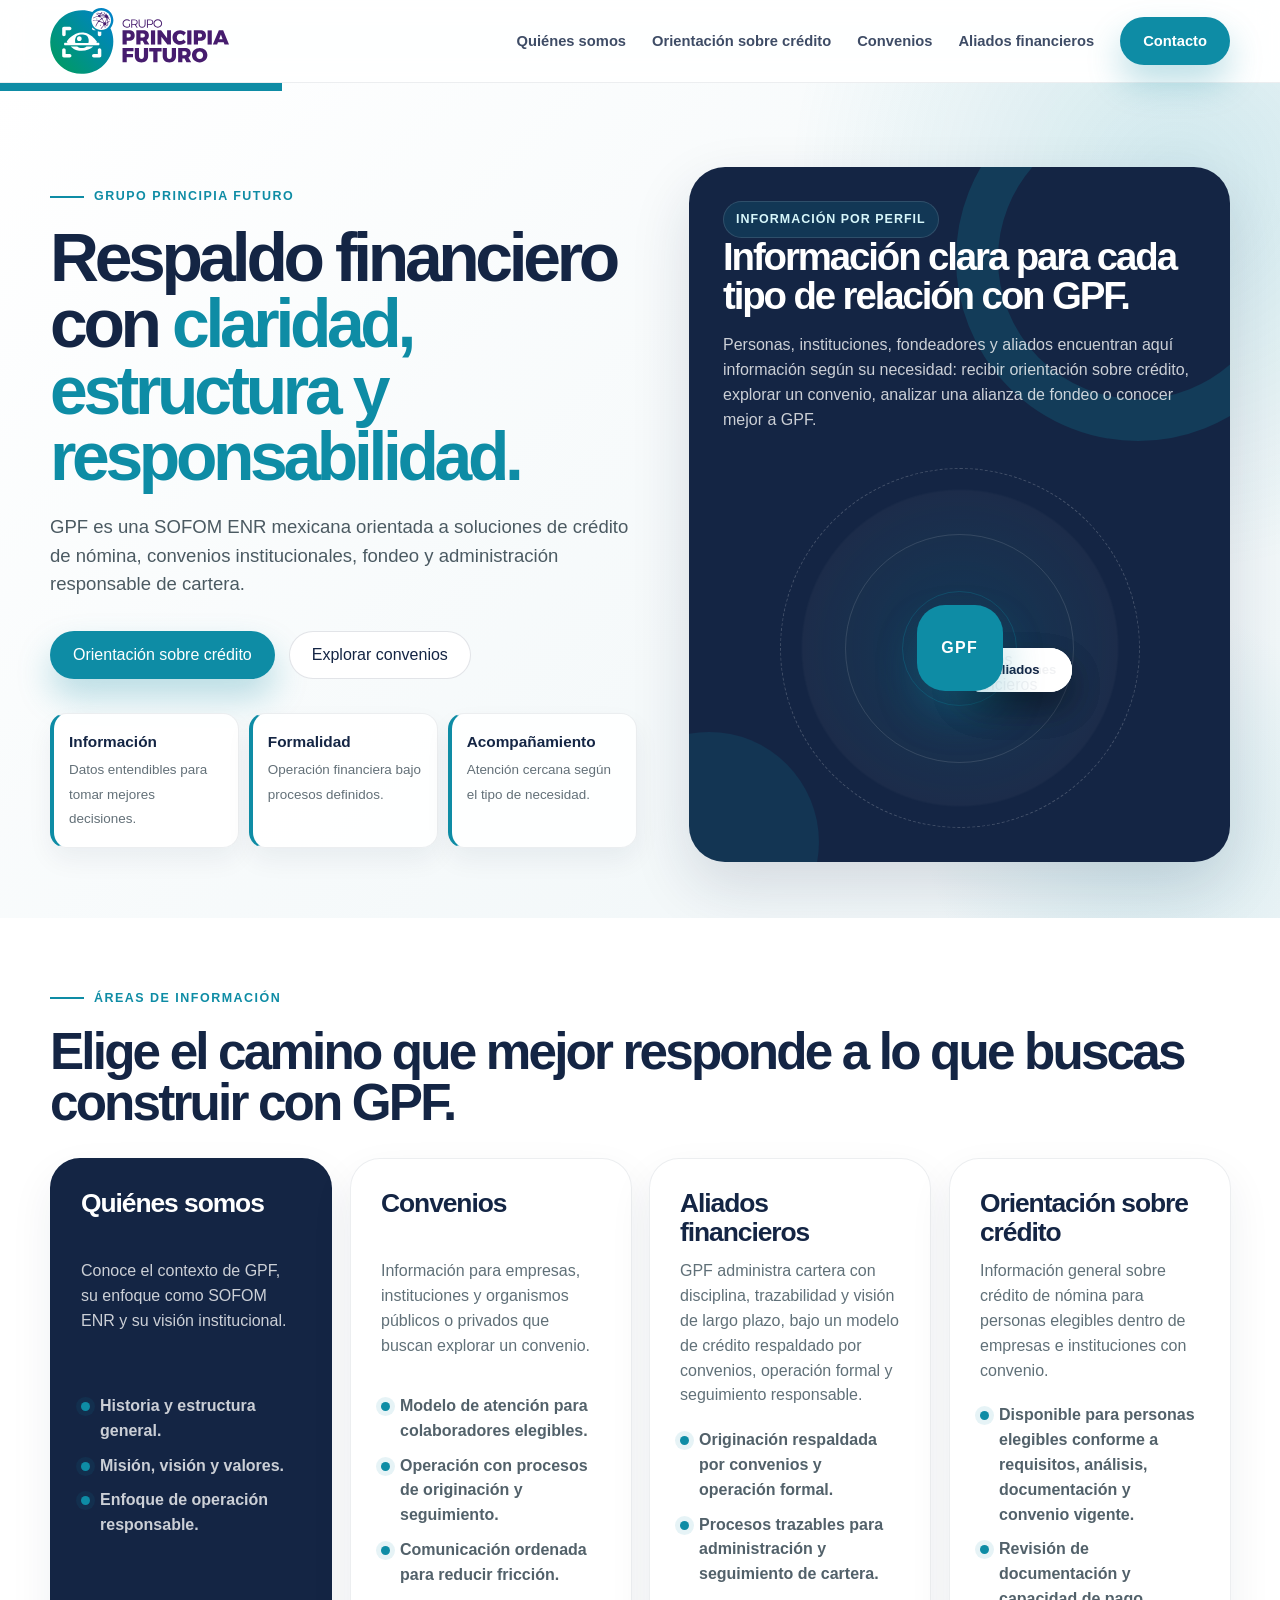
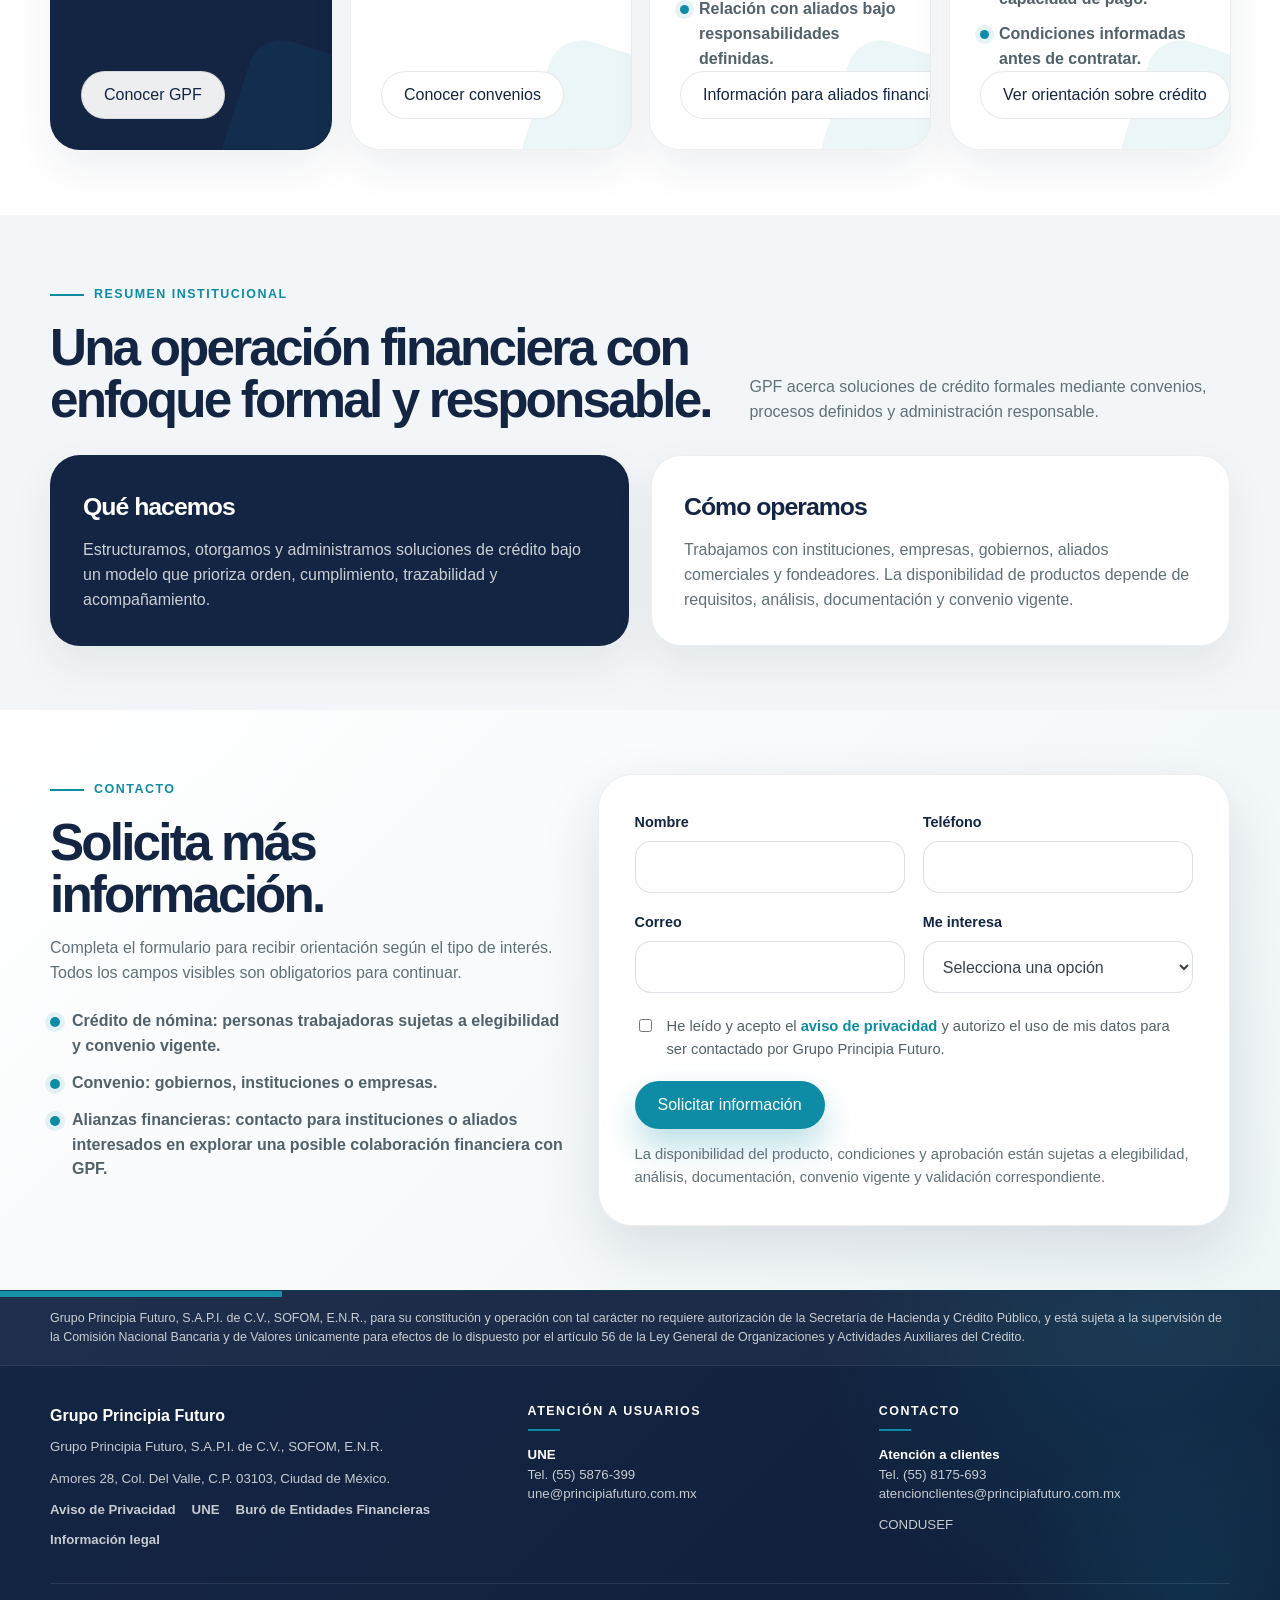
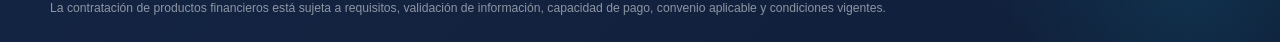
<file: index.html>
<!DOCTYPE html>
<html lang="es-MX">
<head>
  <meta charset="UTF-8" />
  <meta name="viewport" content="width=device-width, initial-scale=1.0" />
  <title>Grupo Principia Futuro | SOFOM ENR en México</title>
  <meta name="description" content="SOFOM ENR mexicana enfocada en crédito de nómina, convenios institucionales, fondeo y administración responsable de cartera." />
  <meta name="robots" content="index, follow" />
  <link rel="canonical" href="https://principia-ochre.vercel.app/" />
  <meta property="og:type" content="website" />
  <meta property="og:locale" content="es_MX" />
  <meta property="og:title" content="Grupo Principia Futuro | SOFOM ENR en México" />
  <meta property="og:description" content="SOFOM ENR mexicana enfocada en crédito de nómina, convenios institucionales, fondeo y administración responsable de cartera." />
  <meta property="og:url" content="https://principia-ochre.vercel.app/" />
  <meta property="og:image" content="https://principia-ochre.vercel.app/assets/img/logo-gpf.svg?v=5" />
  <meta name="twitter:card" content="summary_large_image" />
  <link rel="icon" href="/assets/img/favicon.svg?v=5" type="image/svg+xml" />
  <link rel="shortcut icon" href="/assets/img/favicon.svg?v=5" type="image/svg+xml" />
  <link rel="stylesheet" href="/assets/css/styles.css" />
  <style>
    .brand-image{font-size:0;letter-spacing:0;max-width:220px;flex:0 0 auto}.brand-logo{display:block;width:clamp(145px,14vw,190px);height:auto;transition:transform .28s var(--ease),filter .28s var(--ease)}.brand-image:hover .brand-logo{transform:translateY(-2px);filter:drop-shadow(0 14px 24px rgba(20,37,68,.16))}
    .stakeholder-panel{min-height:500px}.stakeholder-title{margin:0 0 18px;color:#fff;font-size:clamp(1.8rem,3vw,3rem);line-height:1;letter-spacing:-.055em;max-width:560px}.stakeholder-panel p{color:rgba(255,255,255,.78);margin:0}.stakeholder-orbit{--orbit-radius:146px;position:relative;width:min(360px,100%);aspect-ratio:1;margin:36px auto 0;border:1px dashed rgba(255,255,255,.2);border-radius:999px;background:radial-gradient(circle,rgba(14,140,165,.18),rgba(255,255,255,.035) 62%,transparent 63%);overflow:visible}.stakeholder-orbit:before,.stakeholder-orbit:after{content:"";position:absolute;inset:18%;border:1px solid rgba(255,255,255,.12);border-radius:999px}.stakeholder-orbit:after{inset:34%;border-color:rgba(14,140,165,.28);animation:orbitPulse 5s ease-in-out infinite}@keyframes orbitPulse{0%,100%{transform:scale(1);opacity:.78}50%{transform:scale(1.12);opacity:.42}}.stakeholder-core{position:absolute;inset:50% auto auto 50%;transform:translate(-50%,-50%);width:86px;height:86px;border-radius:28px;display:grid;place-items:center;background:var(--turquesa);color:#fff;font-weight:900;letter-spacing:.08em;box-shadow:0 22px 42px rgba(14,140,165,.28);z-index:4}.stakeholder-node{position:absolute;top:50%;left:50%;z-index:3;width:0;height:0;display:block;color:var(--azul);animation-duration:34s;animation-timing-function:linear;animation-iteration-count:infinite;will-change:transform}.stakeholder-node span{position:absolute;top:0;left:0;min-width:112px;min-height:44px;padding:10px 14px;display:inline-flex;align-items:center;justify-content:center;border-radius:999px;background:rgba(255,255,255,.94);color:var(--azul);font-size:.82rem;font-weight:900;box-shadow:0 16px 34px rgba(0,0,0,.16);white-space:nowrap;animation-duration:34s;animation-timing-function:linear;animation-iteration-count:infinite}.stakeholder-node:hover,.stakeholder-node:hover span{animation-play-state:paused}.stakeholder-node:hover span{background:var(--turquesa);color:#fff;box-shadow:0 22px 42px rgba(14,140,165,.28)}.node-1{animation-name:orbitPersonas}.node-1 span{animation-name:counterPersonas}.node-2{animation-name:orbitInstituciones}.node-2 span{animation-name:counterInstituciones}.node-3{animation-name:orbitFondeadores}.node-3 span{animation-name:counterFondeadores}.node-4{animation-name:orbitAliados}.node-4 span{animation-name:counterAliados}@keyframes orbitPersonas{from{transform:rotate(0deg) translateY(calc(-1 * var(--orbit-radius)))}to{transform:rotate(360deg) translateY(calc(-1 * var(--orbit-radius)))}}@keyframes counterPersonas{from{transform:translate(-50%,-50%) rotate(0deg)}to{transform:translate(-50%,-50%) rotate(-360deg)}}@keyframes orbitInstituciones{from{transform:rotate(90deg) translateY(calc(-1 * var(--orbit-radius)))}to{transform:rotate(450deg) translateY(calc(-1 * var(--orbit-radius)))}}@keyframes counterInstituciones{from{transform:translate(-50%,-50%) rotate(-90deg)}to{transform:translate(-50%,-50%) rotate(-450deg)}}@keyframes orbitFondeadores{from{transform:rotate(180deg) translateY(calc(-1 * var(--orbit-radius)))}to{transform:rotate(540deg) translateY(calc(-1 * var(--orbit-radius)))}}@keyframes counterFondeadores{from{transform:translate(-50%,-50%) rotate(-180deg)}to{transform:translate(-50%,-50%) rotate(-540deg)}}@keyframes orbitAliados{from{transform:rotate(270deg) translateY(calc(-1 * var(--orbit-radius)))}to{transform:rotate(630deg) translateY(calc(-1 * var(--orbit-radius)))}}@keyframes counterAliados{from{transform:translate(-50%,-50%) rotate(-270deg)}to{transform:translate(-50%,-50%) rotate(-630deg)}}
    .solutions .section-head{grid-template-columns:1fr}.solution-card{justify-content:flex-start}.solution-card h3{min-height:3.65rem}.solution-card>div:first-child{min-height:205px}.solution-card .btn-card{position:relative;z-index:2;margin-top:auto}.form-status{display:none}.form-status.active{display:block}.conditional-field{display:none}.conditional-field.active{display:grid}.privacy a{color:var(--turquesa);font-weight:900}.form-note{font-size:.92rem;color:#607078;margin-top:14px}
    @media(max-width:940px){.brand-logo{width:175px}.stakeholder-panel{min-height:auto}.stakeholder-orbit{--orbit-radius:134px;max-width:330px}.solution-card h3,.solution-card>div:first-child{min-height:0}}@media(max-width:620px){.brand-logo{width:160px}.stakeholder-title{font-size:clamp(1.8rem,10vw,2.55rem)}.stakeholder-orbit{--orbit-radius:120px;max-width:300px}.stakeholder-node span{min-width:96px;font-size:.74rem;padding:9px 12px}}
    @media(prefers-reduced-motion:reduce){.stakeholder-node,.stakeholder-node span,.stakeholder-orbit:after{animation:none!important}}
  </style>
  <script type="application/ld+json">{"@context":"https://schema.org","@type":"FinancialService","name":"Grupo Principia Futuro","legalName":"Grupo Principia Futuro, S.A.P.I. de C.V., SOFOM, E.N.R.","url":"https://principia-ochre.vercel.app/","logo":"https://principia-ochre.vercel.app/assets/img/logo-gpf.svg?v=5","address":{"@type":"PostalAddress","streetAddress":"Amores 28, 4to piso, Col. del Valle","postalCode":"03100","addressLocality":"Ciudad de México","addressCountry":"MX"},"telephone":"+52 55 587-63-99","email":"contacto@principiafuturo.mx"}</script>
</head>
<body>
  <div class="ambient ambient-one" data-depth="0.08"></div><div class="ambient ambient-two" data-depth="0.14"></div><div class="ambient ambient-three" data-depth="0.06"></div>
  <header><div class="container nav"><a href="/" class="brand brand-image" aria-label="Grupo Principia Futuro"><img class="brand-logo" src="/assets/img/logo-gpf.svg?v=5" alt="Grupo Principia Futuro" /></a><nav class="menu" aria-label="Navegación principal"><a href="/quienes-somos/">Quiénes somos</a><a href="/solicitar-credito/">Orientación sobre crédito</a><a href="/convenios/">Convenios</a><a href="/fondeadores/">Fondeadores</a><a href="/contacto/" class="btn btn-primary">Contacto</a></nav></div></header>
  <main id="inicio">
    <section class="hero"><div class="container hero-grid"><div class="reveal is-visible"><span class="eyebrow">Grupo Principia Futuro</span><h1>Respaldo financiero con <span>claridad, estructura y responsabilidad.</span></h1><p class="lead">GPF es una SOFOM ENR mexicana orientada a soluciones de crédito de nómina, convenios institucionales, fondeo y administración responsable de cartera.</p><div class="hero-actions"><a class="btn btn-primary" href="/solicitar-credito/">Orientación sobre crédito</a><a class="btn btn-secondary" href="/convenios/">Explorar convenios</a></div><div class="trust-strip" aria-label="Principios de servicio"><div class="trust-item reveal" data-delay="1"><strong>Información</strong><span>Datos entendibles para tomar mejores decisiones.</span></div><div class="trust-item reveal" data-delay="2"><strong>Formalidad</strong><span>Operación financiera bajo procesos definidos.</span></div><div class="trust-item reveal" data-delay="3"><strong>Acompañamiento</strong><span>Atención cercana según el tipo de necesidad.</span></div></div></div><aside class="hero-card stakeholder-panel reveal tilt-card" data-delay="1" aria-label="Perfiles interesados en Grupo Principia Futuro"><div class="card-content"><span class="label">Información por perfil</span><h2 class="stakeholder-title">Información clara para cada tipo de relación con GPF.</h2><p>Personas, instituciones, fondeadores y aliados encuentran aquí información según su necesidad: recibir orientación sobre crédito, explorar un convenio, analizar una alianza de fondeo o conocer mejor a GPF.</p><div class="stakeholder-orbit" aria-label="Ecosistema de atención GPF"><div class="stakeholder-core">GPF</div><a class="stakeholder-node node-1" href="/solicitar-credito/"><span>Personas</span></a><a class="stakeholder-node node-2" href="/convenios/"><span>Instituciones</span></a><a class="stakeholder-node node-3" href="/fondeadores/"><span>Fondeadores</span></a><a class="stakeholder-node node-4" href="/contacto/"><span>Aliados</span></a></div></div></aside></div></section>
    <section id="rutas" class="solutions"><div class="container"><div class="section-head reveal"><div><span class="eyebrow">Áreas de información</span><h2>Elige el camino que mejor responde a lo que buscas construir con GPF.</h2></div></div><div class="solution-grid"><article class="solution-card featured reveal tilt-card"><div><h3>Quiénes somos</h3><p>Conoce el contexto de GPF, su enfoque como SOFOM ENR y su visión institucional.</p></div><ul><li>Historia y estructura general.</li><li>Misión, visión y valores.</li><li>Enfoque de operación responsable.</li></ul><a class="btn btn-card" href="/quienes-somos/">Conocer GPF</a></article><article class="solution-card reveal tilt-card" data-delay="1"><div><h3>Convenios</h3><p>Información para empresas, instituciones y organismos públicos o privados que buscan explorar un convenio.</p></div><ul><li>Modelo de atención para colaboradores elegibles.</li><li>Operación con procesos de originación y seguimiento.</li><li>Comunicación ordenada para reducir fricción.</li></ul><a class="btn btn-card" href="/convenios/">Conocer convenios</a></article><article class="solution-card reveal tilt-card" data-delay="2"><div><h3>Fondeadores y aliados financieros</h3><p>GPF administra cartera con disciplina, trazabilidad y visión de largo plazo, bajo un modelo de crédito respaldado por convenios, operación formal y seguimiento responsable.</p></div><ul><li>Originación respaldada por convenios y operación formal.</li><li>Procesos trazables para administración y seguimiento de cartera.</li><li>Relación con aliados bajo responsabilidades definidas.</li></ul><a class="btn btn-card" href="/fondeadores/">Información para fondeadores</a></article><article class="solution-card reveal tilt-card" data-delay="3"><div><h3>Orientación sobre crédito</h3><p>Información general sobre crédito de nómina para personas elegibles dentro de empresas e instituciones con convenio.</p></div><ul><li>Disponible para personas elegibles conforme a requisitos, análisis, documentación y convenio vigente.</li><li>Revisión de documentación y capacidad de pago.</li><li>Condiciones informadas antes de contratar.</li></ul><a class="btn btn-card" href="/solicitar-credito/">Ver orientación sobre crédito</a></article></div></div></section>
    <section id="resumen"><div class="container"><div class="section-head reveal"><div><span class="eyebrow">Resumen institucional</span><h2>Una operación financiera con enfoque formal y responsable.</h2></div><p>GPF acerca soluciones de crédito formales mediante convenios, procesos definidos y administración responsable.</p></div><div class="about-grid"><article class="panel panel-dark reveal tilt-card"><h3>Qué hacemos</h3><p>Estructuramos, otorgamos y administramos soluciones de crédito bajo un modelo que prioriza orden, cumplimiento, trazabilidad y acompañamiento.</p></article><article class="panel reveal tilt-card" data-delay="1"><h3>Cómo operamos</h3><p>Trabajamos con instituciones, empresas, gobiernos, aliados comerciales y fondeadores. La disponibilidad de productos depende de requisitos, análisis, documentación y convenio vigente.</p></article></div></div></section>
    <section id="formulario" class="form-section"><div class="container form-shell"><div class="form-intro reveal"><span class="eyebrow">Contacto</span><h2>Solicita más información.</h2><p>Completa el formulario para recibir orientación según el tipo de interés. Todos los campos visibles son obligatorios para continuar.</p><ul class="form-intro-list"><li>Crédito de nómina: personas trabajadoras sujetas a elegibilidad y convenio vigente.</li><li>Convenio: gobiernos, instituciones o empresas.</li><li>Fondeo: contacto para aliados y fondeadores.</li></ul></div><form class="lead-form reveal" id="leadForm" action="#" method="post" novalidate><div class="form-grid"><div class="field"><label for="nombre">Nombre</label><input type="text" id="nombre" name="nombre" autocomplete="name" required /></div><div class="field"><label for="telefono">Teléfono</label><input type="tel" id="telefono" name="telefono" autocomplete="tel" inputmode="tel" required /></div><div class="field"><label for="correo">Correo</label><input type="email" id="correo" name="correo" autocomplete="email" required /></div><div class="field"><label for="interes">Me interesa</label><select id="interes" name="interes" required><option value="" selected disabled>Selecciona una opción</option><option value="Ser cliente">Orientación sobre crédito</option><option value="Convenio">Convenio</option><option value="Fondeo">Fondeo</option><option value="Contacto general">Contacto general</option></select></div><div class="field conditional-field full" id="clienteField"><label for="tipoCliente">Tipo de cliente</label><select id="tipoCliente" name="tipo_cliente"><option value="" selected disabled>Selecciona una opción</option><option value="Trabajador">Trabajador</option><option value="Pensionado">Pensionado</option></select></div><div class="field conditional-field full" id="convenioField"><label for="tipoConvenio">Tipo de convenio</label><select id="tipoConvenio" name="tipo_convenio"><option value="" selected disabled>Selecciona una opción</option><option value="Gobierno">Gobierno</option><option value="Privado">Privado</option></select></div></div><label class="privacy"><input type="checkbox" id="privacidad" name="privacidad" required /><span>He leído y acepto el <a href="#" aria-label="Aviso de privacidad">aviso de privacidad</a> y autorizo el uso de mis datos para ser contactado por Grupo Principia Futuro.</span></label><button class="btn btn-primary" type="submit">Enviar solicitud</button><p class="form-note">La disponibilidad del producto, condiciones y aprobación están sujetas a elegibilidad, análisis, documentación, convenio vigente y validación correspondiente.</p><div class="form-status" id="formStatus" role="status" aria-live="polite">Gracias. Tu información quedó lista para enviarse cuando el formulario se conecte al sistema correspondiente.</div></form></div></section>
  </main>
  <footer><div class="container"><div class="footer-grid"><div><strong>Grupo Principia Futuro</strong><span>Grupo Principia Futuro, S.A.P.I. de C.V., SOFOM, E.N.R.</span></div><div><strong>Dirección</strong><span>Amores 28, 4to piso, Col. del Valle, C.P. 03100, CDMX</span></div><div><strong>Contacto</strong><span>contacto@principiafuturo.mx<br>(55) 587-63-99</span></div><div><strong>Información</strong><span>UNE · Aviso de privacidad · Buró de Entidades Financieras · Términos y condiciones</span></div></div><p class="legal-note">Grupo Principia Futuro, S.A.P.I. de C.V., SOFOM, E.N.R. no requiere autorización de la Secretaría de Hacienda y Crédito Público para constituirse y operar con tal carácter, y está sujeta a la supervisión de la Comisión Nacional Bancaria y de Valores únicamente para efectos del artículo 56 de la Ley General de Organizaciones y Actividades Auxiliares del Crédito.</p></div></footer>
  <script src="/assets/js/main.js" defer></script>
</body>
</html>
</file>
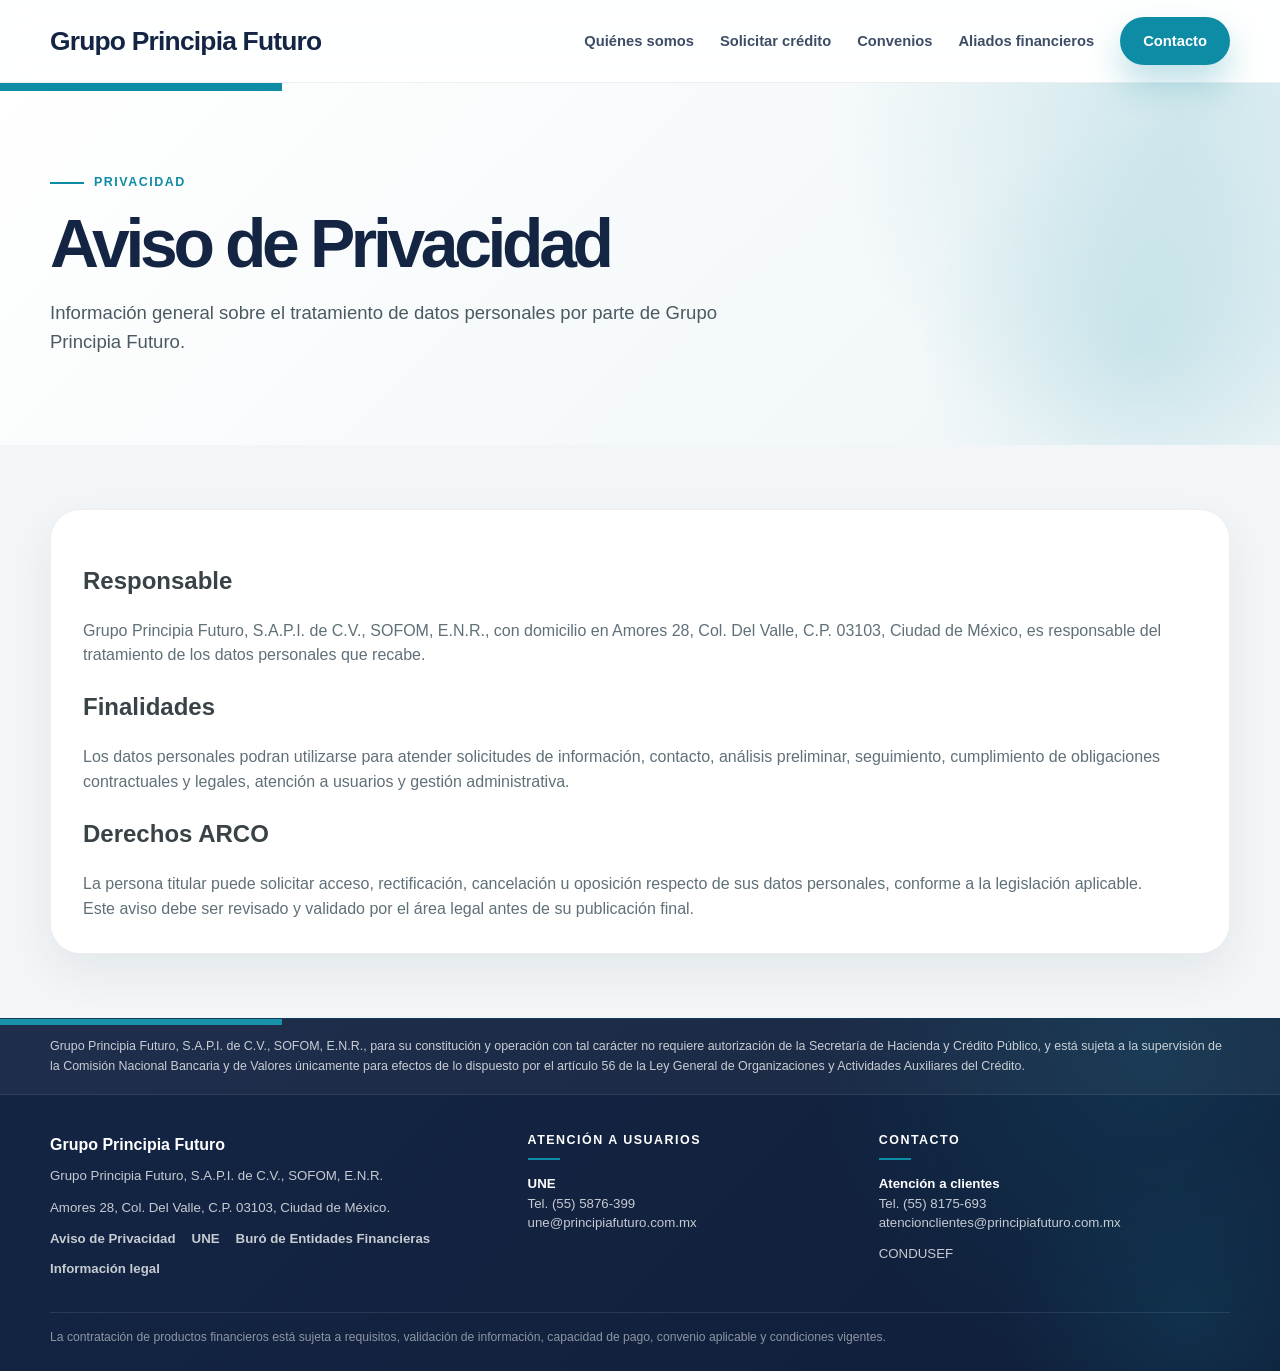
<file: aviso-de-privacidad/index.html>
<!DOCTYPE html>
<html lang="es-MX">
<head>
  <meta charset="UTF-8" />
  <meta name="viewport" content="width=device-width, initial-scale=1.0" />
  <title>Aviso de Privacidad | Grupo Principia Futuro</title>
  <meta name="description" content="Aviso de privacidad de Grupo Principia Futuro para tratamiento de datos personales." />
  <link rel="stylesheet" href="/assets/css/styles.css" />
</head>
<body>
  <header><div class="container nav"><a href="/" class="brand">Grupo Principia Futuro</a><nav class="menu" aria-label="Navegación principal"><a href="/quienes-somos/">Quiénes somos</a><a href="/solicitar-credito/">Solicitar crédito</a><a href="/convenios/">Convenios</a><a href="/fondeadores/">Fondeadores</a><a href="/contacto/" class="btn btn-primary">Contacto</a></nav></div></header>
  <main><section class="hero"><div class="container"><span class="eyebrow">Privacidad</span><h1>Aviso de Privacidad</h1><p class="lead">Información general sobre el tratamiento de datos personales por parte de Grupo Principia Futuro.</p></div></section><section><div class="container"><article class="panel"><h2>Responsable</h2><p>Grupo Principia Futuro, S.A.P.I. de C.V., SOFOM, E.N.R., con domicilio en Amores 28, Col. Del Valle, C.P. 03103, Ciudad de México, es responsable del tratamiento de los datos personales que recabe.</p><h2>Finalidades</h2><p>Los datos personales podran utilizarse para atender solicitudes de información, contacto, análisis preliminar, seguimiento, cumplimiento de obligaciones contractuales y legales, atención a usuarios y gestión administrativa.</p><h2>Derechos ARCO</h2><p>La persona titular puede solicitar acceso, rectificación, cancelación u oposición respecto de sus datos personales, conforme a la legislación aplicable.</p><p>Este aviso debe ser revisado y validado por el área legal antes de su publicación final.</p></article></div></section></main>
  <footer></footer>
  <script src="/assets/js/main.js" defer></script>
</body>
</html>
</file>
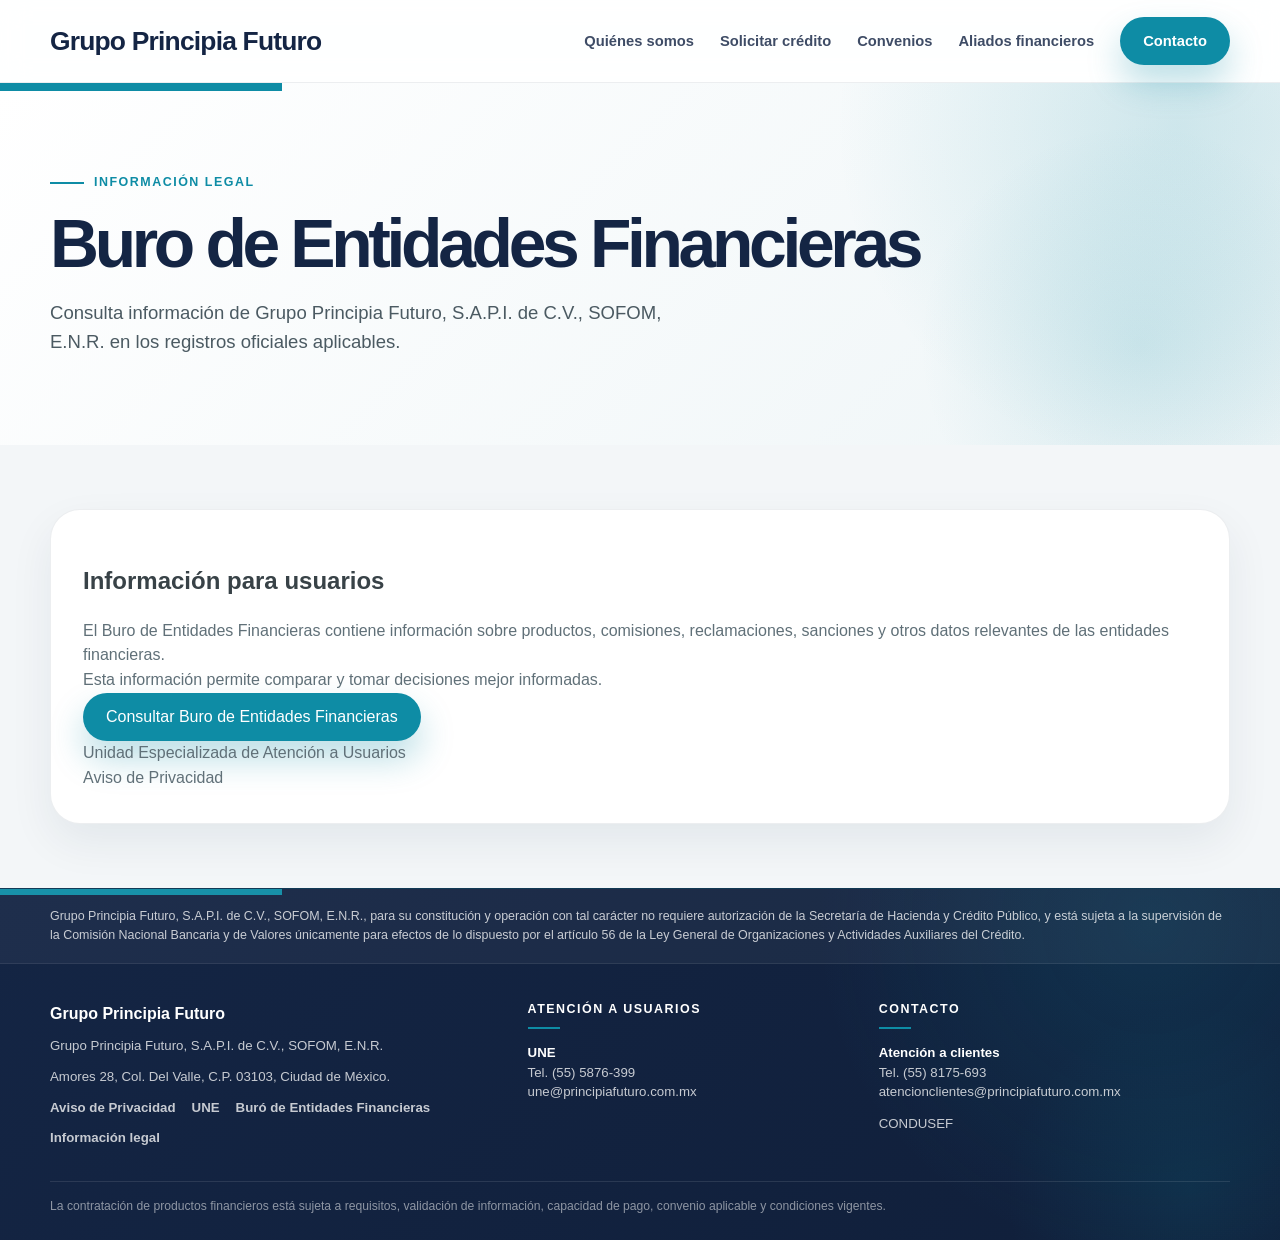
<file: buro-de-entidades-financieras/index.html>
<!DOCTYPE html>
<html lang="es-MX">
<head>
  <meta charset="UTF-8" />
  <meta name="viewport" content="width=device-width, initial-scale=1.0" />
  <title>Buro de Entidades Financieras | Grupo Principia Futuro</title>
  <meta name="description" content="Información para consultar a Grupo Principia Futuro en el Buro de Entidades Financieras." />
  <link rel="stylesheet" href="/assets/css/styles.css" />
</head>
<body>
  <header><div class="container nav"><a href="/" class="brand">Grupo Principia Futuro</a><nav class="menu" aria-label="Navegación principal"><a href="/quienes-somos/">Quiénes somos</a><a href="/solicitar-credito/">Solicitar crédito</a><a href="/convenios/">Convenios</a><a href="/fondeadores/">Fondeadores</a><a href="/contacto/" class="btn btn-primary">Contacto</a></nav></div></header>
  <main><section class="hero"><div class="container"><span class="eyebrow">Información legal</span><h1>Buro de Entidades Financieras</h1><p class="lead">Consulta información de Grupo Principia Futuro, S.A.P.I. de C.V., SOFOM, E.N.R. en los registros oficiales aplicables.</p></div></section><section><div class="container"><article class="panel"><h2>Información para usuarios</h2><p>El Buro de Entidades Financieras contiene información sobre productos, comisiones, reclamaciones, sanciones y otros datos relevantes de las entidades financieras.</p><p>Esta información permite comparar y tomar decisiones mejor informadas.</p><p><a class="btn btn-primary" href="https://www.buro.gob.mx/" target="_blank" rel="noopener noreferrer">Consultar Buro de Entidades Financieras</a></p><p><a href="/une/">Unidad Especializada de Atención a Usuarios</a></p><p><a href="/aviso-de-privacidad/">Aviso de Privacidad</a></p></article></div></section></main>
  <footer></footer>
  <script src="/assets/js/main.js" defer></script>
</body>
</html>
</file>
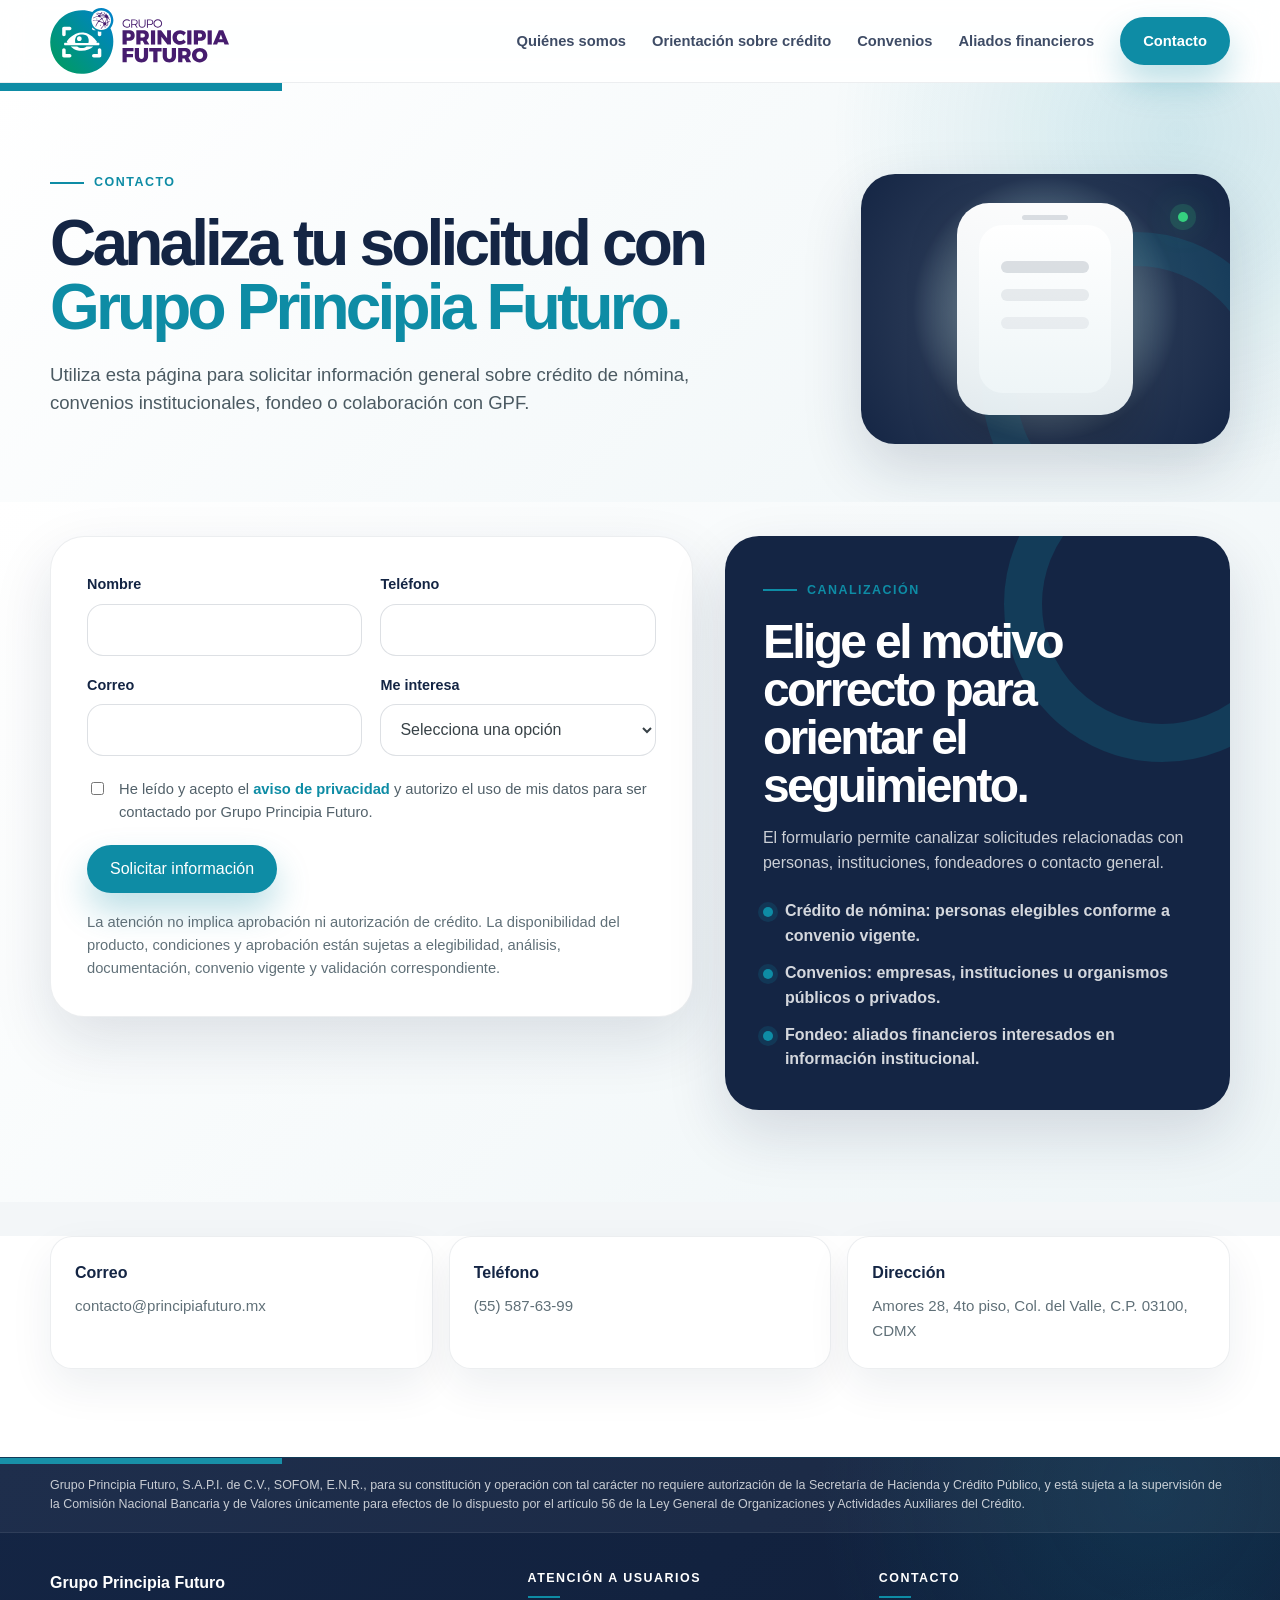
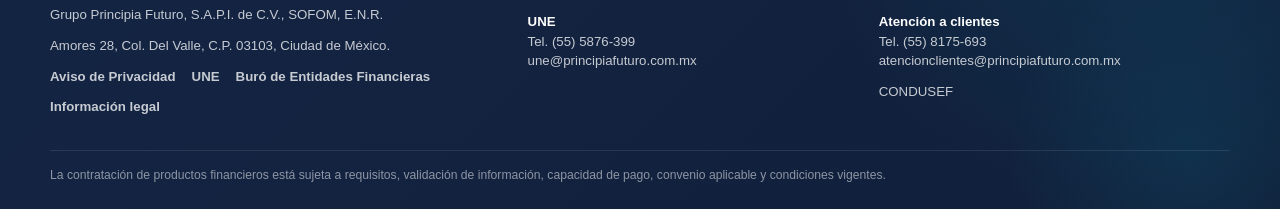
<file: contacto/index.html>
<!DOCTYPE html>
<html lang="es-MX">
<head>
  <meta charset="UTF-8" />
  <meta name="viewport" content="width=device-width, initial-scale=1.0" />
  <title>Contacto | Grupo Principia Futuro</title>
  <meta name="description" content="Contacta a Grupo Principia Futuro para información sobre crédito de nómina, convenios institucionales, fondeo o colaboración con GPF." />
  <meta name="robots" content="index, follow" />
  <link rel="canonical" href="https://principia-ochre.vercel.app/contacto/" />
  <meta property="og:type" content="website" />
  <meta property="og:locale" content="es_MX" />
  <meta property="og:title" content="Contacto | Grupo Principia Futuro" />
  <meta property="og:description" content="Canaliza tu solicitud con GPF: orientación sobre crédito de nómina, convenios, fondeo o colaboración institucional." />
  <meta property="og:url" content="https://principia-ochre.vercel.app/contacto/" />
  <meta property="og:image" content="https://principia-ochre.vercel.app/assets/img/logo-gpf.svg?v=5" />
  <meta name="twitter:card" content="summary_large_image" />
  <link rel="icon" href="/assets/img/favicon.svg?v=5" type="image/svg+xml" />
  <link rel="stylesheet" href="/assets/css/styles.css" />
  <style>
    .brand-image{font-size:0;letter-spacing:0;max-width:220px;flex:0 0 auto}.brand-logo{display:block;width:clamp(145px,14vw,190px);height:auto;transition:transform .28s var(--ease),filter .28s var(--ease)}.brand-image:hover .brand-logo{transform:translateY(-2px);filter:drop-shadow(0 14px 24px rgba(20,37,68,.16))}
    .page-hero{position:relative;overflow:hidden;background:radial-gradient(circle at 92% 12%,rgba(14,140,165,.16),transparent 28%),linear-gradient(135deg,#ffffff 0%,#eef5f7 100%);padding:86px 0 52px}.page-hero:before{content:"";position:absolute;top:0;left:0;width:22%;height:8px;background:var(--turquesa)}.contact-hero-grid{display:grid;grid-template-columns:minmax(0,1fr) minmax(310px,.48fr);gap:42px;align-items:center}.page-hero h1{margin:0 0 22px;color:var(--azul);font-size:clamp(2.45rem,5vw,4.6rem);line-height:1;letter-spacing:-.06em;max-width:860px}.page-hero h1 span{color:var(--turquesa)}
    .notification-stage{position:relative;min-height:270px;border-radius:34px;overflow:hidden;background:radial-gradient(circle at 50% 50%,rgba(14,140,165,.2),rgba(20,37,68,.92) 58%,#142544 100%);box-shadow:0 24px 60px rgba(20,37,68,.16);isolation:isolate}.notification-stage:before{content:"";position:absolute;inset:auto -60px -96px auto;width:240px;height:240px;border-radius:50%;border:34px solid rgba(14,140,165,.18);animation:rotateHalo 22s linear infinite}.notification-stage:after{content:"";position:absolute;inset:38px 42px auto auto;width:10px;height:10px;border-radius:999px;background:#35d07f;box-shadow:0 0 0 8px rgba(53,208,127,.16),0 0 30px rgba(53,208,127,.95);animation:notificationBeacon 1.6s ease-in-out infinite}.notification-device{position:absolute;left:50%;top:50%;z-index:2;width:176px;height:212px;border-radius:32px;transform:translate(-50%,-50%);background:linear-gradient(180deg,rgba(255,255,255,.98),rgba(238,245,247,.94));box-shadow:0 24px 50px rgba(0,0,0,.22);padding:22px}.notification-device:before{content:"";position:absolute;left:50%;top:12px;width:46px;height:5px;border-radius:999px;background:rgba(20,37,68,.14);transform:translateX(-50%)}.notification-screen{position:relative;height:100%;border-radius:24px;background:linear-gradient(180deg,#fff,#eef5f7);overflow:hidden}.notification-screen:before{content:"";position:absolute;left:22px;right:22px;top:36px;height:12px;border-radius:999px;background:rgba(20,37,68,.14);box-shadow:0 28px 0 rgba(20,37,68,.08),0 56px 0 rgba(20,37,68,.06)}.notification-card{position:absolute;left:24px;right:24px;top:44px;z-index:5;display:grid;grid-template-columns:38px 1fr;gap:12px;align-items:center;padding:13px;border-radius:18px;background:rgba(255,255,255,.96);box-shadow:0 20px 38px rgba(0,0,0,.18);opacity:0;transform:translateY(30px) scale(.94);animation:notificationPop 5.1s var(--ease) infinite}.notification-card:nth-child(2){top:102px;animation-delay:1.7s}.notification-card:nth-child(3){top:72px;animation-delay:3.4s}.notification-icon{width:38px;height:38px;border-radius:14px;display:grid;place-items:center;background:var(--turquesa);box-shadow:0 12px 24px rgba(14,140,165,.26)}.notification-icon:before{content:"";width:16px;height:12px;border-radius:3px;border:2px solid #fff;position:relative;display:block}.notification-icon:after{content:"";position:absolute;width:9px;height:9px;border-radius:999px;background:#35d07f;box-shadow:0 0 0 5px rgba(53,208,127,.2),0 0 18px rgba(53,208,127,.86);transform:translate(13px,-13px)}.notification-copy strong{display:block;color:var(--azul);font-size:.82rem;line-height:1.1}.notification-copy span{display:block;color:#607078;font-size:.72rem;line-height:1.2;margin-top:3px}.notification-wave{position:absolute;left:50%;top:50%;z-index:1;width:92px;height:92px;border-radius:999px;border:1px solid rgba(53,208,127,.58);transform:translate(-50%,-50%) scale(.4);opacity:0;animation:notificationWave 1.6s ease-out infinite}.notification-wave:nth-of-type(2){animation-delay:.45s}.notification-wave:nth-of-type(3){animation-delay:.9s}@keyframes notificationPop{0%,10%{opacity:0;transform:translateY(30px) scale(.94)}16%,48%{opacity:1;transform:translateY(0) scale(1)}58%,100%{opacity:0;transform:translateY(-22px) scale(.98)}}@keyframes notificationBeacon{0%,100%{transform:scale(1);opacity:.72}50%{transform:scale(1.35);opacity:1}}@keyframes notificationWave{0%{opacity:0;transform:translate(-50%,-50%) scale(.4)}25%{opacity:.7}100%{opacity:0;transform:translate(-50%,-50%) scale(2.4)}}
    .contact-layout{background:linear-gradient(135deg,#ffffff 0%,#eef5f7 100%);padding:34px 0 92px}.contact-shell{display:grid;grid-template-columns:1.12fr .88fr;gap:32px;align-items:start}.lead-form{background:#fff;border:1px solid rgba(20,37,68,.08);border-radius:34px;padding:36px;box-shadow:0 24px 60px rgba(20,37,68,.12)}.form-grid{display:grid;grid-template-columns:1fr 1fr;gap:18px}.field{display:grid;gap:8px}.field.full{grid-column:1/-1}.field label{color:var(--azul);font-weight:900;font-size:.9rem}.field input,.field select{width:100%;min-height:52px;border:1px solid rgba(20,37,68,.14);border-radius:16px;background:#fff;color:var(--gris);font:inherit;padding:0 15px;outline:none;transition:border-color .22s var(--ease),box-shadow .22s var(--ease),background .22s var(--ease)}.field input:focus,.field select:focus{border-color:rgba(14,140,165,.55);box-shadow:0 0 0 5px rgba(14,140,165,.12)}.conditional-field{display:none}.conditional-field.active{display:grid}.privacy{display:grid;grid-template-columns:auto 1fr;gap:12px;align-items:start;margin:22px 0 20px;color:#52616a;font-size:.92rem}.privacy input{margin-top:4px;accent-color:var(--turquesa)}.privacy a{color:var(--turquesa);font-weight:900}.form-note{margin:18px 0 0;color:#607078;font-size:.92rem}.form-status{display:none;margin-top:18px;border-radius:18px;background:rgba(14,140,165,.1);border:1px solid rgba(14,140,165,.22);color:var(--azul);font-weight:800;padding:16px}.form-status.active{display:block}.lead-form .btn{margin-top:2px}.contact-side{background:var(--azul);color:#fff;border-radius:34px;padding:38px;box-shadow:var(--sombra);position:sticky;top:110px;overflow:hidden}.contact-side:before{content:"";position:absolute;right:-90px;top:-90px;width:240px;height:240px;border-radius:50%;border:38px solid rgba(14,140,165,.22)}.contact-side>*{position:relative;z-index:1}.contact-side h2{margin:0 0 16px;font-size:clamp(2rem,4vw,3rem);line-height:1;letter-spacing:-.055em}.contact-side p{margin:0;color:rgba(255,255,255,.78)}.contact-side ul{margin:24px 0 0;padding:0;list-style:none;display:grid;gap:12px}.contact-side li{display:flex;gap:12px;color:rgba(255,255,255,.82);font-weight:650}.contact-side li:before{content:"";flex:0 0 10px;width:10px;height:10px;margin-top:8px;border-radius:50%;background:var(--turquesa);box-shadow:0 0 0 5px rgba(14,140,165,.18)}.contact-direct{display:grid;grid-template-columns:repeat(3,1fr);gap:16px;margin-top:34px}.contact-card{background:#fff;border:1px solid rgba(20,37,68,.08);border-radius:22px;padding:24px;box-shadow:0 18px 44px rgba(20,37,68,.07)}.contact-card strong{display:block;color:var(--azul);margin-bottom:8px}.contact-card span,.contact-card a{color:#607078;font-size:.94rem}.contact-direct-wrap{padding:0 0 88px;background:#fff}
    @media(max-width:940px){.contact-hero-grid,.contact-shell{grid-template-columns:1fr}.notification-stage{max-width:520px;width:100%;margin-top:8px}.contact-side{position:relative;top:auto}.contact-direct{grid-template-columns:1fr}.brand-logo{width:175px}}
    @media(max-width:620px){.brand-logo{width:160px}.page-hero h1{font-size:clamp(2.35rem,12vw,3.45rem)}.notification-stage{min-height:230px;border-radius:28px}.notification-device{width:152px;height:184px}.notification-card{left:18px;right:18px}.lead-form{padding:26px;border-radius:28px}.form-grid{grid-template-columns:1fr}.contact-layout{padding-top:18px}.page-hero{padding-top:64px}}
    @media(prefers-reduced-motion:reduce){.notification-stage:before,.notification-stage:after,.notification-card,.notification-wave{animation:none}.notification-card:first-of-type{opacity:1;transform:translateY(0) scale(1)}}
  </style>
  <script type="application/ld+json">{"@context":"https://schema.org","@type":"ContactPage","name":"Contacto | Grupo Principia Futuro","url":"https://principia-ochre.vercel.app/contacto/","mainEntity":{"@type":"FinancialService","name":"Grupo Principia Futuro","legalName":"Grupo Principia Futuro, S.A.P.I. de C.V., SOFOM, E.N.R.","telephone":"+52 55 587-63-99","email":"contacto@principiafuturo.mx","address":{"@type":"PostalAddress","streetAddress":"Amores 28, 4to piso, Col. del Valle","postalCode":"03100","addressLocality":"Ciudad de México","addressCountry":"MX"}}}</script>
  <script type="application/ld+json">{"@context":"https://schema.org","@type":"BreadcrumbList","itemListElement":[{"@type":"ListItem","position":1,"name":"Inicio","item":"https://principia-ochre.vercel.app/"},{"@type":"ListItem","position":2,"name":"Contacto","item":"https://principia-ochre.vercel.app/contacto/"}]}</script>
</head>
<body>
  <div class="ambient ambient-one" data-depth="0.08"></div><div class="ambient ambient-two" data-depth="0.14"></div><div class="ambient ambient-three" data-depth="0.06"></div>
  <header>
    <div class="container nav">
      <a href="/" class="brand brand-image" aria-label="Grupo Principia Futuro"><img class="brand-logo" src="/assets/img/logo-gpf.svg?v=5" alt="Grupo Principia Futuro" /></a>
      <nav class="menu" aria-label="Navegación principal"><a href="/quienes-somos/">Quiénes somos</a><a href="/solicitar-credito/">Orientación sobre crédito</a><a href="/convenios/">Convenios</a><a href="/fondeadores/">Fondeadores</a><a href="/contacto/" class="btn btn-primary">Contacto</a></nav>
    </div>
  </header>
  <main>
    <section class="page-hero">
      <div class="container contact-hero-grid">
        <div>
          <span class="eyebrow">Contacto</span>
          <h1>Canaliza tu solicitud con <span>Grupo Principia Futuro.</span></h1>
          <p class="lead">Utiliza esta página para solicitar información general sobre crédito de nómina, convenios institucionales, fondeo o colaboración con GPF.</p>
        </div>
        <aside class="notification-stage reveal" data-delay="1" aria-label="Animación de notificaciones de solicitudes recibidas">
          <span class="notification-wave"></span><span class="notification-wave"></span><span class="notification-wave"></span>
          <div class="notification-device"><div class="notification-screen"></div></div>
          <div class="notification-card"><span class="notification-icon"></span><span class="notification-copy"><strong>Nueva solicitud</strong><span>Mensaje recibido por GPF</span></span></div>
          <div class="notification-card"><span class="notification-icon"></span><span class="notification-copy"><strong>Contacto recibido</strong><span>Canalización en proceso</span></span></div>
          <div class="notification-card"><span class="notification-icon"></span><span class="notification-copy"><strong>Nuevo mensaje</strong><span>Información lista para revisar</span></span></div>
        </aside>
      </div>
    </section>
    <section id="formulario" class="contact-layout">
      <div class="container contact-shell">
        <form class="lead-form reveal" id="leadForm" action="#" method="post" novalidate>
          <div class="form-grid">
            <div class="field"><label for="nombre">Nombre</label><input type="text" id="nombre" name="nombre" autocomplete="name" required /></div>
            <div class="field"><label for="telefono">Teléfono</label><input type="tel" id="telefono" name="telefono" autocomplete="tel" inputmode="tel" required /></div>
            <div class="field"><label for="correo">Correo</label><input type="email" id="correo" name="correo" autocomplete="email" required /></div>
            <div class="field"><label for="interes">Me interesa</label><select id="interes" name="interes" required><option value="" selected disabled>Selecciona una opción</option><option value="Ser cliente">Orientación sobre crédito</option><option value="Convenio">Convenio</option><option value="Fondeo">Fondeo</option><option value="Contacto general">Contacto general</option></select></div>
            <div class="field conditional-field full" id="clienteField"><label for="tipoCliente">Producto de interés</label><select id="tipoCliente" name="tipo_cliente"><option value="" selected disabled>Selecciona una opción</option><option value="Crédito de nómina">Crédito de nómina</option></select></div>
            <div class="field conditional-field full" id="convenioField"><label for="tipoConvenio">Tipo de convenio</label><select id="tipoConvenio" name="tipo_convenio"><option value="" selected disabled>Selecciona una opción</option><option value="Gobierno">Gobierno</option><option value="Privado">Privado</option></select></div>
          </div>
          <label class="privacy"><input type="checkbox" id="privacidad" name="privacidad" required /><span>He leído y acepto el <a href="/aviso-de-privacidad/">aviso de privacidad</a> y autorizo el uso de mis datos para ser contactado por Grupo Principia Futuro.</span></label>
          <button class="btn btn-primary" type="submit">Solicitar información</button>
          <p class="form-note">La atención no implica aprobación ni autorización de crédito. La disponibilidad del producto, condiciones y aprobación están sujetas a elegibilidad, análisis, documentación, convenio vigente y validación correspondiente.</p>
          <div class="form-status" id="formStatus" role="status" aria-live="polite">Gracias. Recibimos tu información para orientar el seguimiento correspondiente. La atención no implica aprobación ni autorización de crédito.</div>
        </form>
        <aside class="contact-side reveal" data-delay="1">
          <span class="eyebrow">Canalización</span>
          <h2>Elige el motivo correcto para orientar el seguimiento.</h2>
          <p>El formulario permite canalizar solicitudes relacionadas con personas, instituciones, fondeadores o contacto general.</p>
          <ul>
            <li>Crédito de nómina: personas elegibles conforme a convenio vigente.</li>
            <li>Convenios: empresas, instituciones u organismos públicos o privados.</li>
            <li>Fondeo: aliados financieros interesados en información institucional.</li>
          </ul>
        </aside>
      </div>
    </section>
    <section class="contact-direct-wrap">
      <div class="container contact-direct">
        <article class="contact-card"><strong>Correo</strong><a href="mailto:contacto@principiafuturo.mx">contacto@principiafuturo.mx</a></article>
        <article class="contact-card"><strong>Teléfono</strong><span>(55) 587-63-99</span></article>
        <article class="contact-card"><strong>Dirección</strong><span>Amores 28, 4to piso, Col. del Valle, C.P. 03100, CDMX</span></article>
      </div>
    </section>
  </main>
  <footer>
    <div class="container">
      <div class="footer-grid"><div><strong>Grupo Principia Futuro</strong><span>Grupo Principia Futuro, S.A.P.I. de C.V., SOFOM, E.N.R.</span></div><div><strong>Dirección</strong><span>Amores 28, 4to piso, Col. del Valle, C.P. 03100, CDMX</span></div><div><strong>Contacto</strong><span>contacto@principiafuturo.mx<br>(55) 587-63-99</span></div><div><strong>Información</strong><span><a href="/une/">UNE</a> · <a href="/aviso-de-privacidad/">Aviso de privacidad</a> · <a href="/buro-de-entidades-financieras/">Buró de Entidades Financieras</a> · <a href="/informacion-legal/">Información legal</a></span></div></div>
      <p class="legal-note">Grupo Principia Futuro, S.A.P.I. de C.V., SOFOM, E.N.R. no requiere autorización de la Secretaría de Hacienda y Crédito Público para constituirse y operar con tal carácter, y está sujeta a la supervisión de la Comisión Nacional Bancaria y de Valores únicamente para efectos del artículo 56 de la Ley General de Organizaciones y Actividades Auxiliares del Crédito.</p>
    </div>
  </footer>
  <script src="/assets/js/main.js" defer></script>
</body>
</html>
</file>
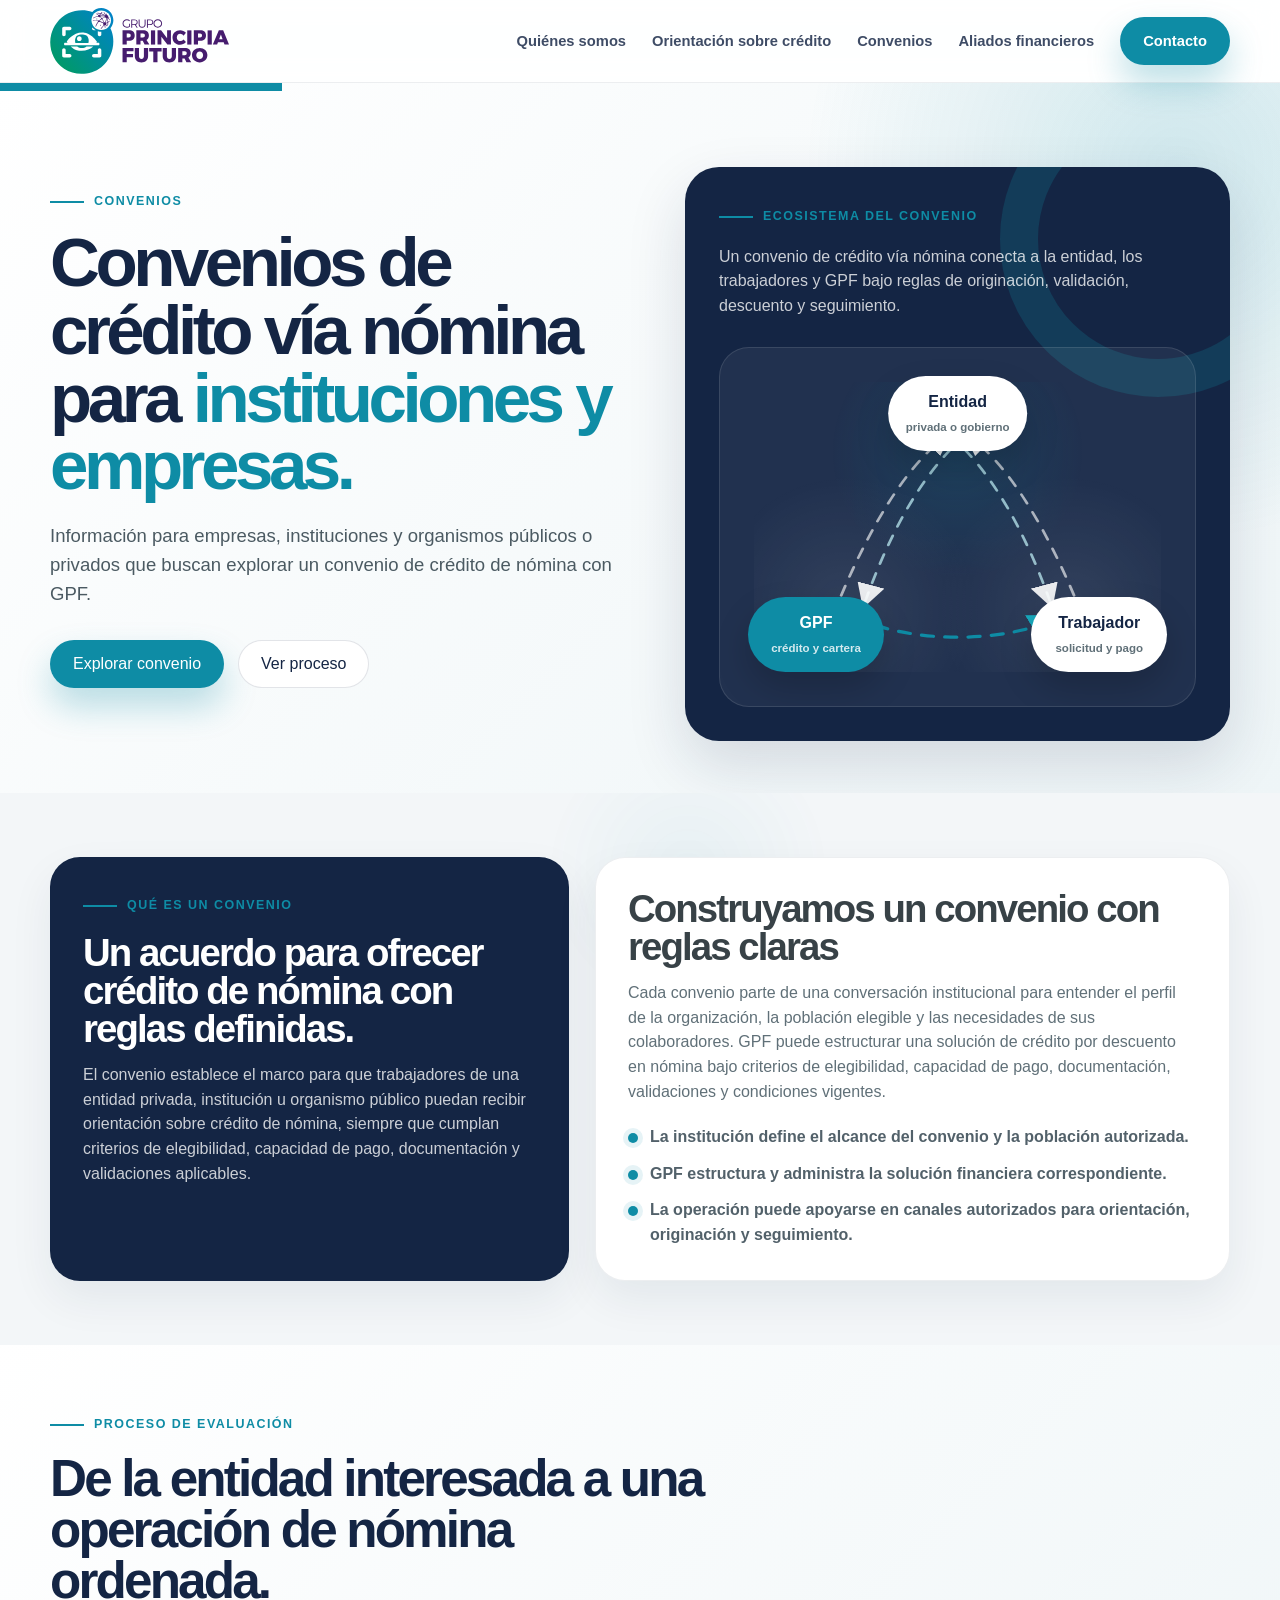
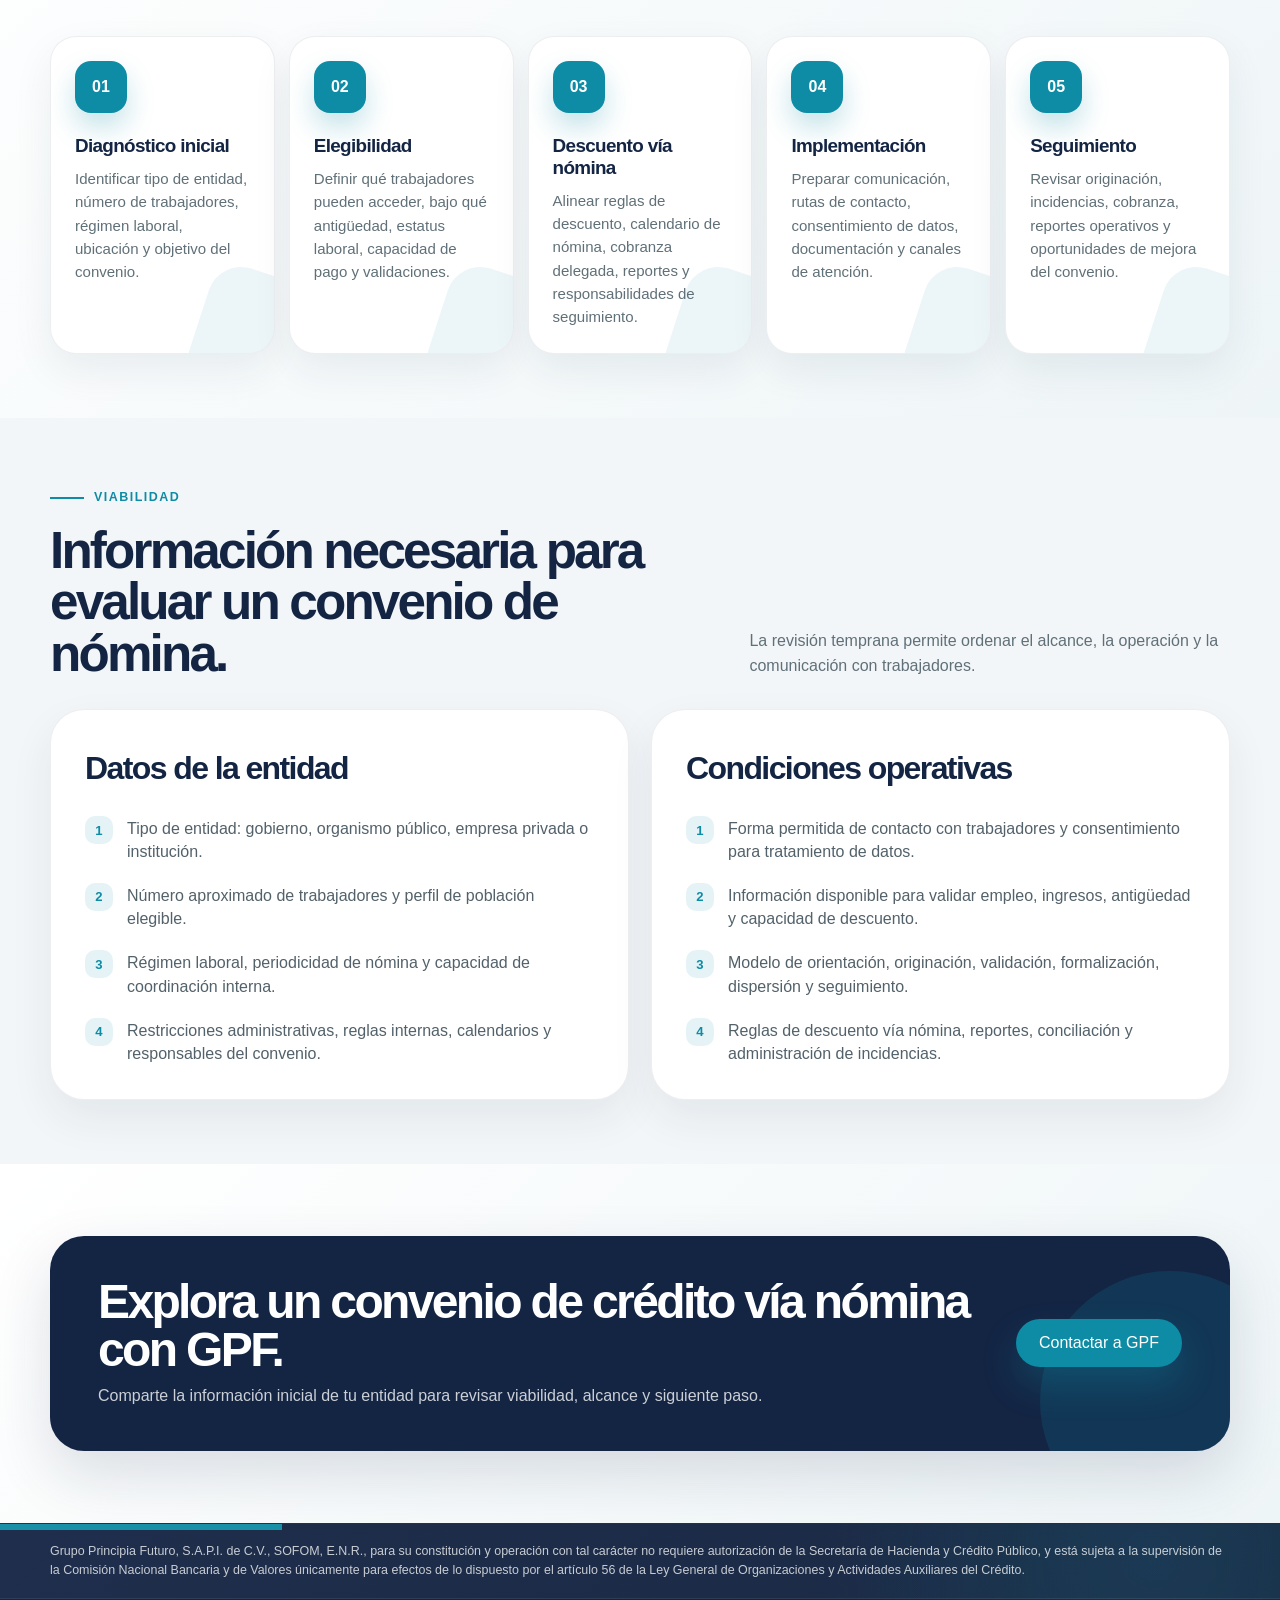
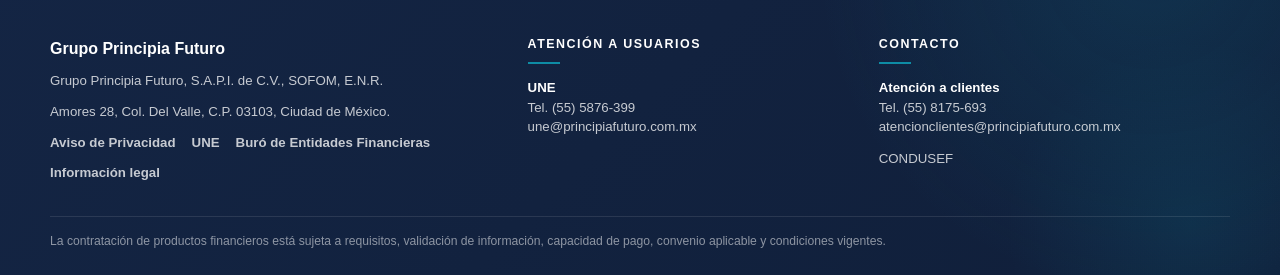
<file: convenios/index.html>
<!DOCTYPE html>
<html lang="es-MX">
<head>
  <meta charset="UTF-8" />
  <meta name="viewport" content="width=device-width, initial-scale=1.0" />
  <title>Convenios de crédito vía nómina | Grupo Principia Futuro</title>
  <meta name="description" content="Información para empresas, instituciones y organismos públicos o privados que buscan explorar un convenio de crédito de nómina con GPF." />
  <meta name="robots" content="index, follow" />
  <link rel="canonical" href="https://principia-ochre.vercel.app/convenios/" />
  <meta property="og:type" content="website" />
  <meta property="og:locale" content="es_MX" />
  <meta property="og:title" content="Convenios de crédito vía nómina | Grupo Principia Futuro" />
  <meta property="og:description" content="Información para empresas, instituciones y organismos públicos o privados que buscan explorar un convenio de crédito de nómina con GPF." />
  <meta property="og:url" content="https://principia-ochre.vercel.app/convenios/" />
  <meta property="og:image" content="https://principia-ochre.vercel.app/assets/img/logo-gpf.svg?v=5" />
  <meta name="twitter:card" content="summary_large_image" />
  <link rel="icon" href="/assets/img/favicon.svg?v=5" type="image/svg+xml" />
  <link rel="stylesheet" href="/assets/css/styles.css" />
  <style>
    .brand-image{font-size:0;letter-spacing:0;max-width:220px;flex:0 0 auto}.brand-logo{display:block;width:clamp(145px,14vw,190px);height:auto;transition:transform .28s var(--ease),filter .28s var(--ease)}.brand-image:hover .brand-logo{transform:translateY(-2px);filter:drop-shadow(0 14px 24px rgba(20,37,68,.16))}
    .page-hero{position:relative;overflow:hidden;background:radial-gradient(circle at 92% 12%,rgba(14,140,165,.16),transparent 28%),linear-gradient(135deg,#ffffff 0%,#eef5f7 100%);padding:92px 0 74px}.page-hero:before{content:"";position:absolute;top:0;left:0;width:22%;height:8px;background:var(--turquesa)}.hero-grid-page{display:grid;grid-template-columns:1.04fr .96fr;gap:44px;align-items:center}.page-hero h1{margin:0 0 22px;color:var(--azul);font-size:clamp(2.55rem,5.4vw,5.1rem);line-height:.98;letter-spacing:-.065em;max-width:940px}.page-hero h1 span{color:var(--turquesa)}.hero-panel{background:var(--azul);color:#fff;border-radius:34px;padding:34px;box-shadow:var(--sombra);position:relative;overflow:hidden}.hero-panel:before{content:"";position:absolute;right:-86px;top:-86px;width:240px;height:240px;border-radius:50%;border:38px solid rgba(14,140,165,.22);animation:rotateHalo 22s linear infinite}.hero-panel>*{position:relative;z-index:1}.hero-panel p{margin:0;color:rgba(255,255,255,.78)}
    .triangle-flow{position:relative;min-height:360px;margin-top:28px;border-radius:30px;background:rgba(255,255,255,.06);border:1px solid rgba(255,255,255,.11);overflow:hidden}.triangle-flow:before{content:"";position:absolute;inset:34px;border-radius:28px;background:radial-gradient(circle at 50% 24%,rgba(14,140,165,.18),transparent 42%),radial-gradient(circle at 22% 78%,rgba(255,255,255,.08),transparent 34%),radial-gradient(circle at 78% 78%,rgba(255,255,255,.08),transparent 34%)}.flow-svg{position:absolute;inset:28px;width:calc(100% - 56px);height:calc(100% - 56px);z-index:1;overflow:visible}.flow-line{fill:none;stroke:rgba(255,255,255,.62);stroke-width:2.4;stroke-linecap:round;stroke-dasharray:10 10;animation:flowDash 3.8s linear infinite}.flow-line.primary{stroke:var(--turquesa);stroke-width:3.2}.flow-line.back{stroke:rgba(191,239,246,.72)}.flow-line:nth-of-type(2){animation-duration:4.4s}.flow-line:nth-of-type(3){animation-duration:4.9s}.flow-line:nth-of-type(4){animation-duration:5.1s}.flow-line:nth-of-type(5){animation-duration:5.8s}@keyframes flowDash{to{stroke-dashoffset:-120}}.triangle-node{position:absolute;z-index:3;min-width:136px;padding:14px 18px;border-radius:999px;background:#fff;color:var(--azul);font-weight:900;text-align:center;box-shadow:0 16px 34px rgba(0,0,0,.18);animation:triangleFloat 5.8s ease-in-out infinite}.triangle-node small{display:block;margin-top:4px;color:#607078;font-size:.72rem;font-weight:800;letter-spacing:0;text-transform:none}.node-entidad{top:28px;left:50%;transform:translateX(-50%)}.node-gpf{left:28px;bottom:34px;background:var(--turquesa);color:#fff}.node-gpf small{color:rgba(255,255,255,.82)}.node-trabajador{right:28px;bottom:34px;animation-delay:.7s}@keyframes triangleFloat{0%,100%{margin-top:0}50%{margin-top:-8px}}
    .intro-grid{display:grid;grid-template-columns:.9fr 1.1fr;gap:26px;align-items:stretch}.intro-card{height:100%;background:#fff;border:1px solid rgba(20,37,68,.08);border-radius:30px;padding:32px;box-shadow:0 18px 44px rgba(20,37,68,.07);transition:transform .24s var(--ease),box-shadow .24s var(--ease),border-color .24s var(--ease)}.intro-card:hover{transform:translateY(-8px);box-shadow:var(--sombra);border-color:rgba(14,140,165,.22)}.intro-card.dark{background:var(--azul);color:#fff}.intro-card h2,.intro-card h3{margin:0 0 14px;color:inherit;font-size:clamp(1.7rem,3vw,2.55rem);line-height:1;letter-spacing:-.05em}.intro-card p{margin:0;color:#607078}.intro-card.dark p{color:rgba(255,255,255,.78)}.bullet-list{margin:20px 0 0;padding:0;list-style:none;display:grid;gap:12px}.bullet-list li{display:flex;gap:12px;color:#52616a;font-weight:650}.dark .bullet-list li{color:rgba(255,255,255,.82)}.bullet-list li:before{content:"";flex:0 0 10px;width:10px;height:10px;margin-top:8px;border-radius:50%;background:var(--turquesa);box-shadow:0 0 0 5px rgba(14,140,165,.1)}
    .process-section{background:linear-gradient(135deg,#ffffff 0%,#eef5f7 100%)}.process-grid{display:grid;grid-template-columns:repeat(5,1fr);gap:14px;align-items:stretch}.process-card{background:#fff;border:1px solid rgba(20,37,68,.08);border-radius:26px;padding:24px;box-shadow:0 16px 40px rgba(20,37,68,.07);position:relative;overflow:hidden;transition:transform .24s var(--ease),box-shadow .24s var(--ease),border-color .24s var(--ease);display:grid;grid-template-rows:auto auto 1fr;align-content:start;min-height:265px}.process-card:hover{transform:translateY(-8px);box-shadow:var(--sombra);border-color:rgba(14,140,165,.22)}.process-card:after{content:"";position:absolute;right:-52px;bottom:-52px;width:130px;height:130px;border-radius:34px;background:rgba(14,140,165,.08);transform:rotate(18deg)}.process-step{display:inline-flex;width:52px;height:52px;border-radius:16px;background:var(--turquesa);color:#fff;align-items:center;justify-content:center;font-weight:900;margin:0 0 22px;line-height:1;position:relative;z-index:1;box-shadow:0 14px 28px rgba(14,140,165,.24)}.process-card h3{position:relative;z-index:1;margin:0 0 10px;color:var(--azul);font-size:1.18rem;letter-spacing:-.035em;line-height:1.15}.process-card p{position:relative;z-index:1;margin:0;color:#607078;font-size:.94rem;line-height:1.55}
    .criteria-grid{display:grid;grid-template-columns:1fr 1fr;gap:22px}.criteria-card{background:#fff;border:1px solid rgba(20,37,68,.08);border-radius:34px;padding:34px;box-shadow:0 18px 44px rgba(20,37,68,.07);transition:transform .24s var(--ease),box-shadow .24s var(--ease)}.criteria-card:hover{transform:translateY(-8px);box-shadow:var(--sombra)}.criteria-card h3{margin:0 0 22px;color:var(--azul);font-size:2rem;letter-spacing:-.05em}.criteria-list{margin:0;padding:0;list-style:none;display:grid;gap:20px}.criteria-list li{display:grid;grid-template-columns:28px 1fr;gap:14px;align-items:start;color:#52616a}.criteria-list li span{display:grid;place-items:center;width:28px;height:28px;border-radius:10px;background:rgba(14,140,165,.1);color:var(--turquesa);font-weight:900;font-size:.82rem;line-height:1}.criteria-list li p{margin:1px 0 0;line-height:1.45}.convenios-cta{padding-top:72px;background:linear-gradient(135deg,#ffffff 0%,#eef5f7 100%)}
    @media(max-width:1040px){.process-grid{grid-template-columns:1fr 1fr}.hero-grid-page,.intro-grid,.criteria-grid{grid-template-columns:1fr}.brand-logo{width:175px}}
    @media(max-width:620px){.brand-logo{width:160px}.page-hero{padding-top:64px}.process-grid{grid-template-columns:1fr}.intro-card,.criteria-card{padding:28px}.triangle-flow{min-height:330px}.triangle-node{min-width:116px;padding:12px 14px;font-size:.84rem}.node-gpf{left:14px}.node-trabajador{right:14px}}
  </style>
  <script type="application/ld+json">{"@context":"https://schema.org","@type":"WebPage","name":"Convenios de crédito vía nómina | Grupo Principia Futuro","url":"https://principia-ochre.vercel.app/convenios/","about":{"@type":"FinancialService","name":"Grupo Principia Futuro","legalName":"Grupo Principia Futuro, S.A.P.I. de C.V., SOFOM, E.N.R."}}</script>
  <script type="application/ld+json">{"@context":"https://schema.org","@type":"BreadcrumbList","itemListElement":[{"@type":"ListItem","position":1,"name":"Inicio","item":"https://principia-ochre.vercel.app/"},{"@type":"ListItem","position":2,"name":"Convenios","item":"https://principia-ochre.vercel.app/convenios/"}]}</script>
</head>
<body>
  <div class="ambient ambient-one" data-depth="0.08"></div><div class="ambient ambient-two" data-depth="0.14"></div><div class="ambient ambient-three" data-depth="0.06"></div>
  <header><div class="container nav"><a href="/" class="brand brand-image" aria-label="Grupo Principia Futuro"><img class="brand-logo" src="/assets/img/logo-gpf.svg?v=5" alt="Grupo Principia Futuro" /></a><nav class="menu" aria-label="Navegación principal"><a href="/quienes-somos/">Quiénes somos</a><a href="/solicitar-credito/">Orientación sobre crédito</a><a href="/convenios/">Convenios</a><a href="/fondeadores/">Fondeadores</a><a href="/contacto/" class="btn btn-primary">Contacto</a></nav></div></header>
  <main>
    <section class="page-hero"><div class="container hero-grid-page"><div class="reveal is-visible"><span class="eyebrow">Convenios</span><h1>Convenios de crédito vía nómina para <span>instituciones y empresas.</span></h1><p class="lead">Información para empresas, instituciones y organismos públicos o privados que buscan explorar un convenio de crédito de nómina con GPF.</p><div class="hero-actions"><a class="btn btn-primary" href="/contacto/">Explorar convenio</a><a class="btn btn-secondary" href="#proceso">Ver proceso</a></div></div><aside class="hero-panel reveal tilt-card" data-delay="1"><span class="eyebrow">Ecosistema del convenio</span><p>Un convenio de crédito vía nómina conecta a la entidad, los trabajadores y GPF bajo reglas de originación, validación, descuento y seguimiento.</p><div class="triangle-flow" aria-label="Flujos entre GPF, entidad y trabajador"><svg class="flow-svg" viewBox="0 0 360 300" preserveAspectRatio="none" aria-hidden="true"><defs><marker id="arrowHead" markerWidth="10" markerHeight="10" refX="8" refY="5" orient="auto"><path d="M0,0 L10,5 L0,10 Z" fill="#ffffff" opacity="0.9" /></marker><marker id="arrowHeadTurq" markerWidth="10" markerHeight="10" refX="8" refY="5" orient="auto"><path d="M0,0 L10,5 L0,10 Z" fill="#17a9bd" /></marker></defs><path class="flow-line primary" d="M92 240 C142 266 218 266 268 240" marker-end="url(#arrowHeadTurq)"/><path class="flow-line" d="M280 218 C255 150 224 88 188 58" marker-end="url(#arrowHead)"/><path class="flow-line back" d="M172 58 C208 92 238 154 260 226" marker-end="url(#arrowHead)"/><path class="flow-line" d="M80 218 C105 150 136 88 172 58" marker-end="url(#arrowHead)"/><path class="flow-line back" d="M188 58 C152 92 122 154 100 226" marker-end="url(#arrowHead)"/></svg><div class="triangle-node node-entidad">Entidad<small>privada o gobierno</small></div><div class="triangle-node node-gpf">GPF<small>crédito y cartera</small></div><div class="triangle-node node-trabajador">Trabajador<small>solicitud y pago</small></div></div></aside></div></section>
    <section><div class="container intro-grid"><article class="intro-card dark reveal tilt-card"><span class="eyebrow">Qué es un convenio</span><h2>Un acuerdo para ofrecer crédito de nómina con reglas definidas.</h2><p>El convenio establece el marco para que trabajadores de una entidad privada, institución u organismo público puedan recibir orientación sobre crédito de nómina, siempre que cumplan criterios de elegibilidad, capacidad de pago, documentación y validaciones aplicables.</p></article><article class="intro-card reveal tilt-card" data-delay="1"><h3>Construyamos un convenio con reglas claras</h3><p>Cada convenio parte de una conversación institucional para entender el perfil de la organización, la población elegible y las necesidades de sus colaboradores. GPF puede estructurar una solución de crédito por descuento en nómina bajo criterios de elegibilidad, capacidad de pago, documentación, validaciones y condiciones vigentes.</p><ul class="bullet-list"><li>La institución define el alcance del convenio y la población autorizada.</li><li>GPF estructura y administra la solución financiera correspondiente.</li><li>La operación puede apoyarse en canales autorizados para orientación, originación y seguimiento.</li></ul></article></div></section>
    <section class="process-section" id="proceso"><div class="container"><div class="section-head reveal"><div><span class="eyebrow">Proceso de evaluación</span><h2>De la entidad interesada a una operación de nómina ordenada.</h2></div></div><div class="process-grid"><article class="process-card reveal"><div class="process-step">01</div><h3>Diagnóstico inicial</h3><p>Identificar tipo de entidad, número de trabajadores, régimen laboral, ubicación y objetivo del convenio.</p></article><article class="process-card reveal" data-delay="1"><div class="process-step">02</div><h3>Elegibilidad</h3><p>Definir qué trabajadores pueden acceder, bajo qué antigüedad, estatus laboral, capacidad de pago y validaciones.</p></article><article class="process-card reveal" data-delay="2"><div class="process-step">03</div><h3>Descuento vía nómina</h3><p>Alinear reglas de descuento, calendario de nómina, cobranza delegada, reportes y responsabilidades de seguimiento.</p></article><article class="process-card reveal" data-delay="3"><div class="process-step">04</div><h3>Implementación</h3><p>Preparar comunicación, rutas de contacto, consentimiento de datos, documentación y canales de atención.</p></article><article class="process-card reveal" data-delay="4"><div class="process-step">05</div><h3>Seguimiento</h3><p>Revisar originación, incidencias, cobranza, reportes operativos y oportunidades de mejora del convenio.</p></article></div></div></section>
    <section><div class="container"><div class="section-head reveal"><div><span class="eyebrow">Viabilidad</span><h2>Información necesaria para evaluar un convenio de nómina.</h2></div><p>La revisión temprana permite ordenar el alcance, la operación y la comunicación con trabajadores.</p></div><div class="criteria-grid"><article class="criteria-card reveal tilt-card"><h3>Datos de la entidad</h3><ul class="criteria-list"><li><span>1</span><p>Tipo de entidad: gobierno, organismo público, empresa privada o institución.</p></li><li><span>2</span><p>Número aproximado de trabajadores y perfil de población elegible.</p></li><li><span>3</span><p>Régimen laboral, periodicidad de nómina y capacidad de coordinación interna.</p></li><li><span>4</span><p>Restricciones administrativas, reglas internas, calendarios y responsables del convenio.</p></li></ul></article><article class="criteria-card reveal tilt-card" data-delay="1"><h3>Condiciones operativas</h3><ul class="criteria-list"><li><span>1</span><p>Forma permitida de contacto con trabajadores y consentimiento para tratamiento de datos.</p></li><li><span>2</span><p>Información disponible para validar empleo, ingresos, antigüedad y capacidad de descuento.</p></li><li><span>3</span><p>Modelo de orientación, originación, validación, formalización, dispersión y seguimiento.</p></li><li><span>4</span><p>Reglas de descuento vía nómina, reportes, conciliación y administración de incidencias.</p></li></ul></article></div></div></section>
    <section class="cta convenios-cta"><div class="container"><div class="cta-box reveal"><div><h2>Explora un convenio de crédito vía nómina con GPF.</h2><p>Comparte la información inicial de tu entidad para revisar viabilidad, alcance y siguiente paso.</p></div><a class="btn btn-primary" href="/contacto/">Contactar a GPF</a></div></div></section>
  </main>
  <footer><div class="container"><div class="footer-grid"><div><strong>Grupo Principia Futuro</strong><span>Grupo Principia Futuro, S.A.P.I. de C.V., SOFOM, E.N.R.</span></div><div><strong>Dirección</strong><span>Amores 28, 4to piso, Col. del Valle, C.P. 03100, CDMX</span></div><div><strong>Contacto</strong><span>contacto@principiafuturo.mx<br>(55) 587-63-99</span></div><div><strong>Información</strong><span><a href="/une/">UNE</a> · <a href="/aviso-de-privacidad/">Aviso de privacidad</a> · <a href="/buro-de-entidades-financieras/">Buró de Entidades Financieras</a> · <a href="/informacion-legal/">Información legal</a></span></div></div><p class="legal-note">Grupo Principia Futuro, S.A.P.I. de C.V., SOFOM, E.N.R. no requiere autorización de la Secretaría de Hacienda y Crédito Público para constituirse y operar con tal carácter, y está sujeta a la supervisión de la Comisión Nacional Bancaria y de Valores únicamente para efectos del artículo 56 de la Ley General de Organizaciones y Actividades Auxiliares del Crédito.</p></div></footer>
  <script src="/assets/js/main.js" defer></script>
</body>
</html>
</file>
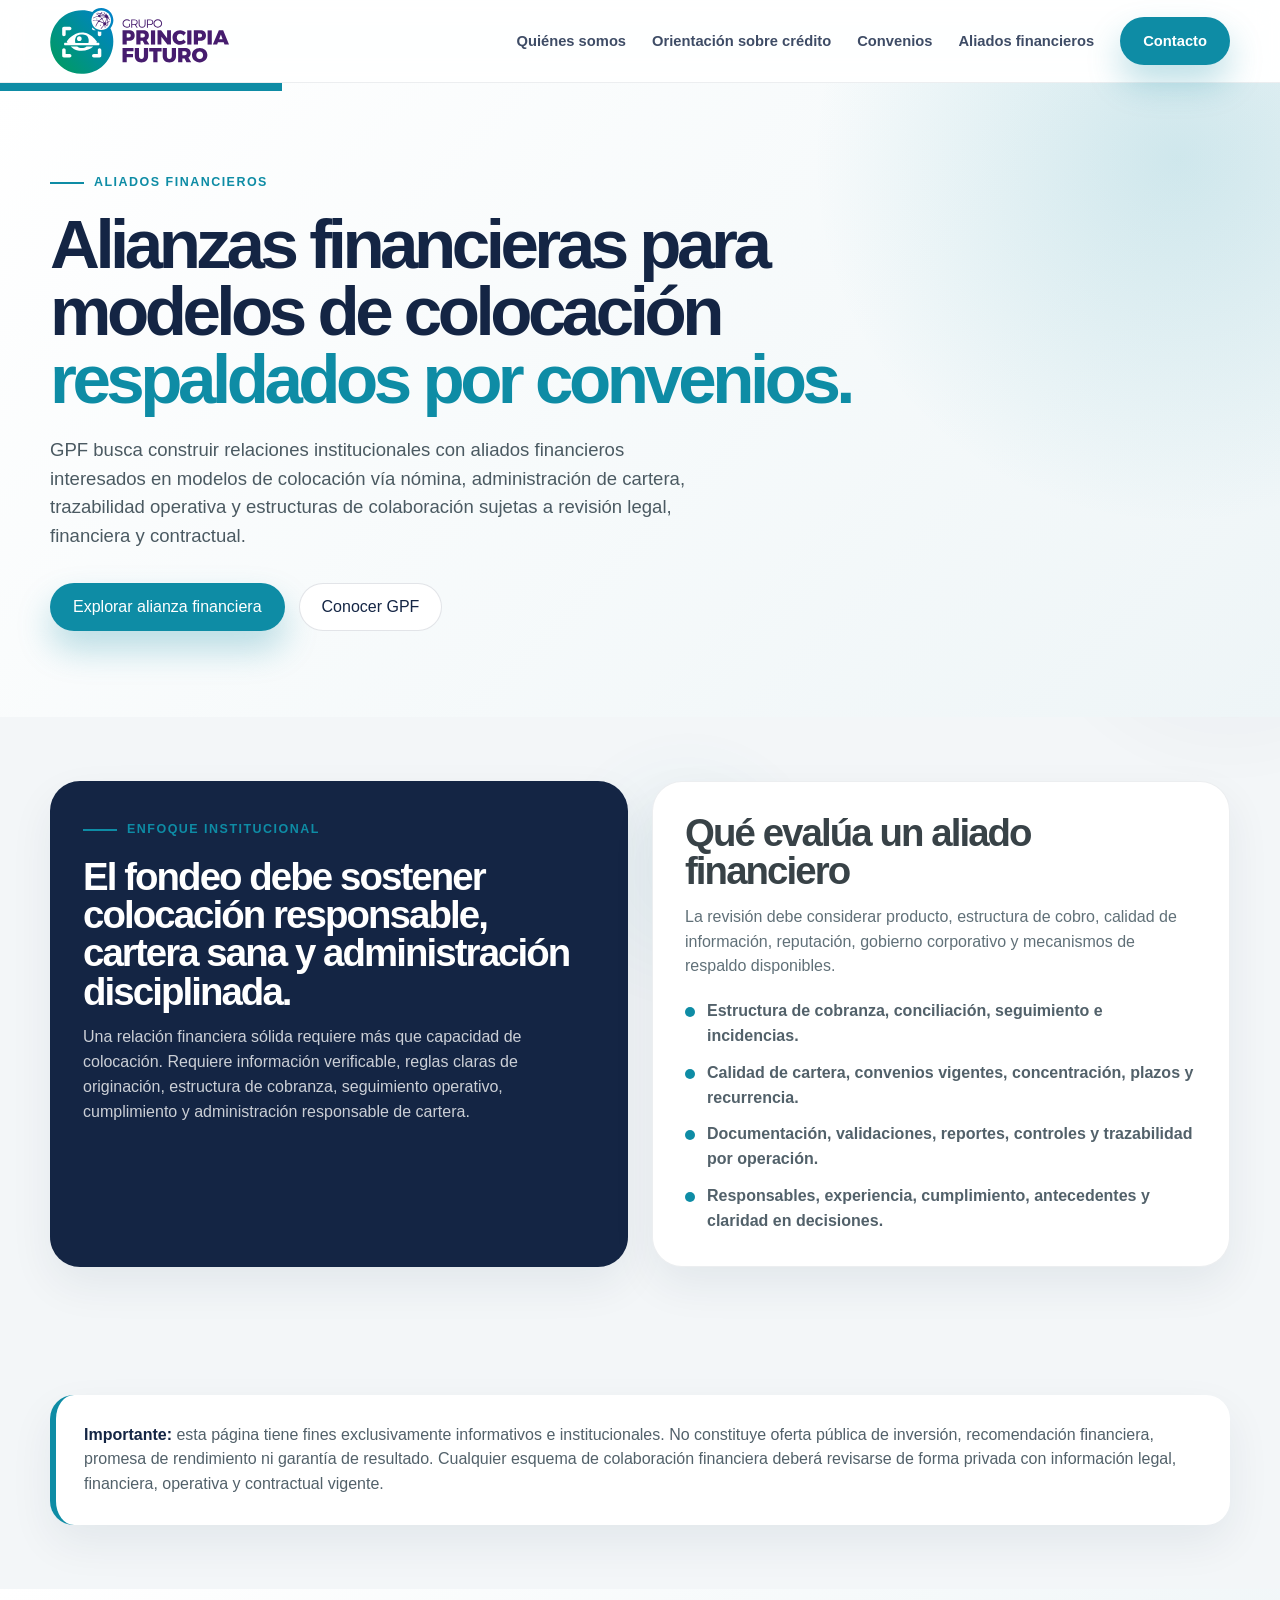
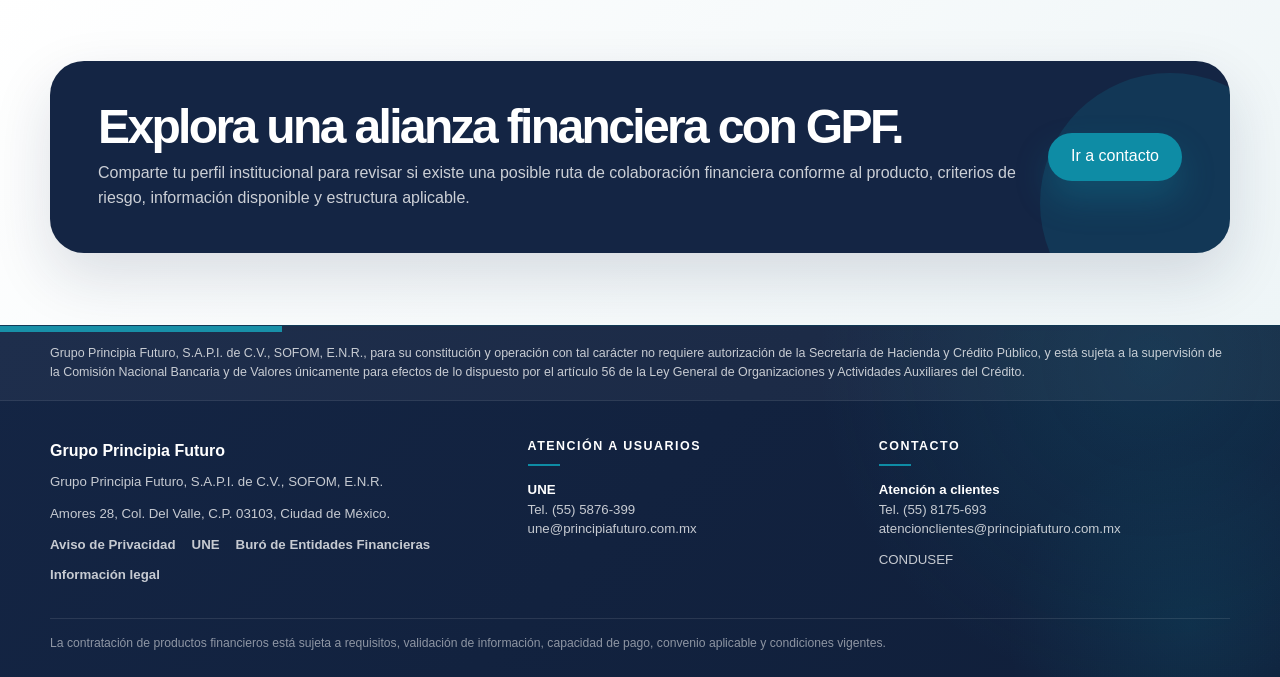
<file: fondeadores/index.html>
<!DOCTYPE html>
<html lang="es-MX">
<head>
  <meta charset="UTF-8" />
  <meta name="viewport" content="width=device-width, initial-scale=1.0" />
  <title>Aliados financieros | Grupo Principia Futuro</title>
  <meta name="description" content="Información institucional para aliados financieros interesados en modelos de colocación vía nómina, administración de cartera, trazabilidad operativa y colaboración financiera con GPF." />
  <meta name="robots" content="index, follow" />
  <link rel="canonical" href="https://principia-ochre.vercel.app/fondeadores/" />
  <meta property="og:type" content="website" />
  <meta property="og:locale" content="es_MX" />
  <meta property="og:title" content="Aliados financieros | Grupo Principia Futuro" />
  <meta property="og:description" content="Información institucional para aliados financieros interesados en modelos de colocación vía nómina, administración de cartera, trazabilidad operativa y colaboración financiera con GPF." />
  <meta property="og:url" content="https://principia-ochre.vercel.app/fondeadores/" />
  <meta property="og:image" content="https://principia-ochre.vercel.app/assets/img/logo-gpf.svg?v=5" />
  <meta name="twitter:card" content="summary_large_image" />
  <link rel="icon" href="/assets/img/favicon.svg?v=5" type="image/svg+xml" />
  <link rel="stylesheet" href="/assets/css/styles.css" />
  <style>
    .brand-image{font-size:0;letter-spacing:0;max-width:220px;flex:0 0 auto}.brand-logo{display:block;width:clamp(145px,14vw,190px);height:auto}.page-hero{position:relative;overflow:hidden;background:radial-gradient(circle at 92% 12%,rgba(14,140,165,.16),transparent 28%),linear-gradient(135deg,#fff 0%,#eef5f7 100%);padding:92px 0 74px}.page-hero:before{content:"";position:absolute;top:0;left:0;width:22%;height:8px;background:var(--turquesa)}.page-hero h1{margin:0 0 22px;color:var(--azul);font-size:clamp(2.55rem,5.4vw,5.1rem);line-height:.98;letter-spacing:-.065em;max-width:940px}.page-hero h1 span{color:var(--turquesa)}.info-grid{display:grid;grid-template-columns:1fr 1fr;gap:24px;align-items:stretch}.info-card{height:100%;background:#fff;border:1px solid rgba(20,37,68,.08);border-radius:30px;padding:32px;box-shadow:0 18px 44px rgba(20,37,68,.07)}.info-card.dark{background:var(--azul);color:#fff}.info-card h2,.info-card h3{margin:0 0 14px;color:inherit;font-size:clamp(1.7rem,3vw,2.55rem);line-height:1;letter-spacing:-.05em}.info-card p{margin:0;color:#607078}.info-card.dark p{color:rgba(255,255,255,.78)}.bullet-list{margin:20px 0 0;padding:0;list-style:none;display:grid;gap:12px}.bullet-list li{display:flex;gap:12px;color:#52616a;font-weight:650}.dark .bullet-list li{color:rgba(255,255,255,.82)}.bullet-list li:before{content:"";flex:0 0 10px;width:10px;height:10px;margin-top:8px;border-radius:50%;background:var(--turquesa)}.risk-box{background:#fff;border-left:6px solid var(--turquesa);border-radius:24px;padding:28px;box-shadow:0 18px 44px rgba(20,37,68,.07)}.risk-box p{margin:0;color:#52616a}.risk-box strong{color:var(--azul)}@media(max-width:980px){.info-grid{grid-template-columns:1fr}.brand-logo{width:175px}}@media(max-width:620px){.brand-logo{width:160px}.page-hero{padding-top:64px}.info-card{padding:28px}}
  </style>
  <script type="application/ld+json">{"@context":"https://schema.org","@type":"WebPage","name":"Aliados financieros | Grupo Principia Futuro","url":"https://principia-ochre.vercel.app/fondeadores/","about":{"@type":"FinancialService","name":"Grupo Principia Futuro","legalName":"Grupo Principia Futuro, S.A.P.I. de C.V., SOFOM, E.N.R."}}</script>
</head>
<body>
  <div class="ambient ambient-one" data-depth="0.08"></div><div class="ambient ambient-two" data-depth="0.14"></div><div class="ambient ambient-three" data-depth="0.06"></div>
  <header><div class="container nav"><a href="/" class="brand brand-image" aria-label="Grupo Principia Futuro"><img class="brand-logo" src="/assets/img/logo-gpf.svg?v=5" alt="Grupo Principia Futuro" /></a><nav class="menu" aria-label="Navegación principal"><a href="/quienes-somos/">Quiénes somos</a><a href="/solicitar-credito/">Orientación sobre crédito</a><a href="/convenios/">Convenios</a><a href="/fondeadores/">Aliados financieros</a><a href="/contacto/" class="btn btn-primary">Contacto</a></nav></div></header>
  <main>
    <section class="page-hero"><div class="container"><span class="eyebrow">Aliados financieros</span><h1>Alianzas financieras para modelos de colocación <span>respaldados por convenios.</span></h1><p class="lead">GPF busca construir relaciones institucionales con aliados financieros interesados en modelos de colocación vía nómina, administración de cartera, trazabilidad operativa y estructuras de colaboración sujetas a revisión legal, financiera y contractual.</p><div class="hero-actions"><a class="btn btn-primary" href="/contacto/">Explorar alianza financiera</a><a class="btn btn-secondary" href="/quienes-somos/">Conocer GPF</a></div></div></section>
    <section><div class="container info-grid"><article class="info-card dark reveal tilt-card"><span class="eyebrow">Enfoque institucional</span><h2>El fondeo debe sostener colocación responsable, cartera sana y administración disciplinada.</h2><p>Una relación financiera sólida requiere más que capacidad de colocación. Requiere información verificable, reglas claras de originación, estructura de cobranza, seguimiento operativo, cumplimiento y administración responsable de cartera.</p></article><article class="info-card reveal tilt-card" data-delay="1"><h3>Qué evalúa un aliado financiero</h3><p>La revisión debe considerar producto, estructura de cobro, calidad de información, reputación, gobierno corporativo y mecanismos de respaldo disponibles.</p><ul class="bullet-list"><li>Estructura de cobranza, conciliación, seguimiento e incidencias.</li><li>Calidad de cartera, convenios vigentes, concentración, plazos y recurrencia.</li><li>Documentación, validaciones, reportes, controles y trazabilidad por operación.</li><li>Responsables, experiencia, cumplimiento, antecedentes y claridad en decisiones.</li></ul></article></div></section>
    <section><div class="container"><div class="risk-box reveal"><p><strong>Importante:</strong> esta página tiene fines exclusivamente informativos e institucionales. No constituye oferta pública de inversión, recomendación financiera, promesa de rendimiento ni garantía de resultado. Cualquier esquema de colaboración financiera deberá revisarse de forma privada con información legal, financiera, operativa y contractual vigente.</p></div></div></section>
    <section class="cta"><div class="container"><div class="cta-box reveal"><div><h2>Explora una alianza financiera con GPF.</h2><p>Comparte tu perfil institucional para revisar si existe una posible ruta de colaboración financiera conforme al producto, criterios de riesgo, información disponible y estructura aplicable.</p></div><a class="btn btn-primary" href="/contacto/">Ir a contacto</a></div></div></section>
  </main>
  <footer><div class="container"><div class="footer-grid"><div><strong>Grupo Principia Futuro</strong><span>Grupo Principia Futuro, S.A.P.I. de C.V., SOFOM, E.N.R.</span></div><div><strong>Dirección</strong><span>Amores 28, 4to piso, Col. del Valle, C.P. 03100, CDMX</span></div><div><strong>Contacto</strong><span>contacto@principiafuturo.mx<br>(55) 587-63-99</span></div><div><strong>Información</strong><span><a href="/une/">UNE</a> · <a href="/aviso-de-privacidad/">Aviso de privacidad</a> · <a href="/buro-de-entidades-financieras/">Buró de Entidades Financieras</a> · <a href="/informacion-legal/">Información legal</a></span></div></div><p class="legal-note">Grupo Principia Futuro, S.A.P.I. de C.V., SOFOM, E.N.R. no requiere autorización de la Secretaría de Hacienda y Crédito Público para constituirse y operar con tal carácter, y está sujeta a la supervisión de la Comisión Nacional Bancaria y de Valores únicamente para efectos del artículo 56 de la Ley General de Organizaciones y Actividades Auxiliares del Crédito.</p></div></footer>
  <script src="/assets/js/main.js" defer></script>
</body>
</html>
</file>
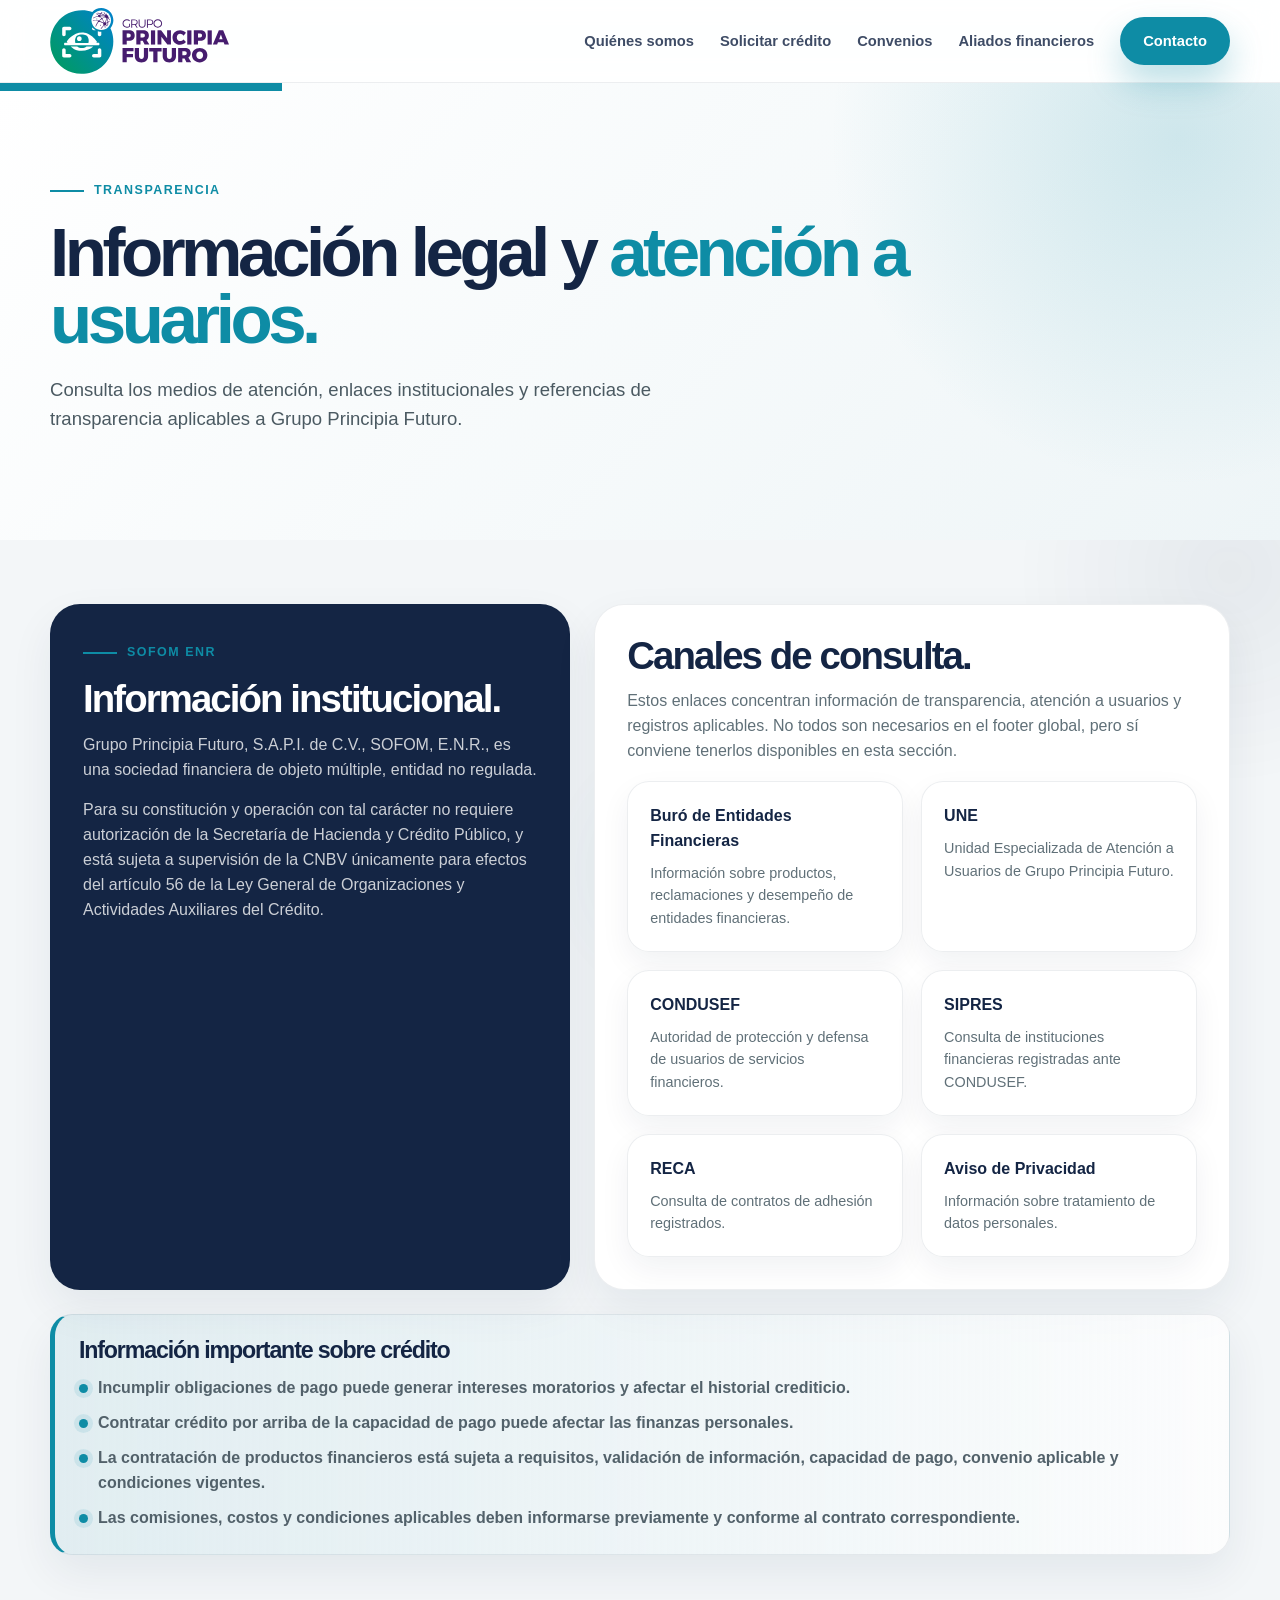
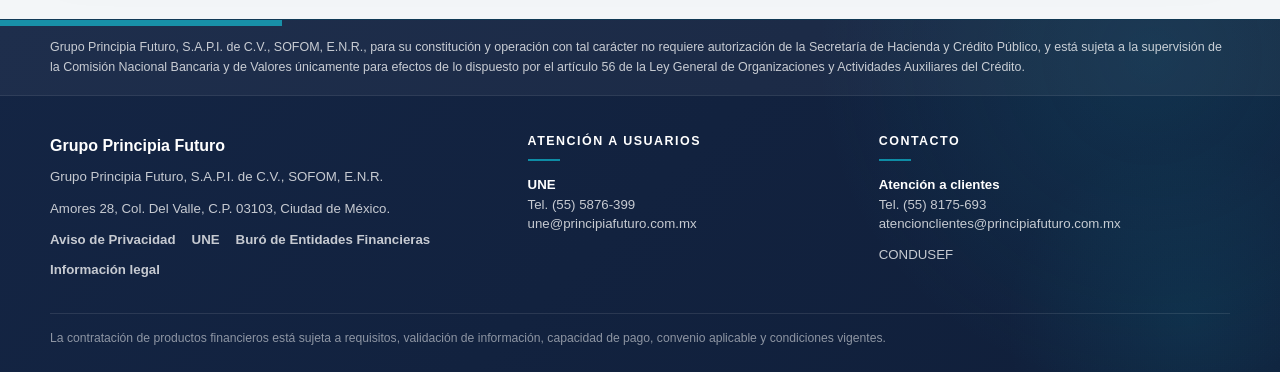
<file: informacion-legal/index.html>
<!DOCTYPE html>
<html lang="es-MX">
<head>
  <meta charset="UTF-8" />
  <meta name="viewport" content="width=device-width, initial-scale=1.0" />
  <title>Informaci&oacute;n legal | Grupo Principia Futuro</title>
  <meta name="description" content="Informaci&oacute;n legal, transparencia y enlaces regulatorios de Grupo Principia Futuro." />
  <meta name="robots" content="index, follow" />
  <link rel="canonical" href="https://principia-ochre.vercel.app/informacion-legal/" />
  <link rel="icon" href="/assets/img/favicon.svg?v=5" type="image/svg+xml" />
  <link rel="stylesheet" href="/assets/css/styles.css" />
  <style>
    .brand-image{font-size:0;letter-spacing:0;max-width:220px;flex:0 0 auto}.brand-logo{display:block;width:clamp(145px,14vw,190px);height:auto;transition:transform .28s var(--ease),filter .28s var(--ease)}.brand-image:hover .brand-logo{transform:translateY(-2px);filter:drop-shadow(0 14px 24px rgba(20,37,68,.16))}
    .legal-hero{position:relative;overflow:hidden;background:radial-gradient(circle at 92% 12%,rgba(14,140,165,.16),transparent 28%),linear-gradient(135deg,#fff 0%,#eef5f7 100%);padding:92px 0 74px}.legal-hero:before{content:"";position:absolute;top:0;left:0;width:22%;height:8px;background:var(--turquesa)}.legal-hero h1{margin:0 0 22px;color:var(--azul);font-size:clamp(2.55rem,5.4vw,5.1rem);line-height:.98;letter-spacing:-.065em;max-width:940px}.legal-hero h1 span{color:var(--turquesa)}
    .legal-layout{display:grid;grid-template-columns:.9fr 1.1fr;gap:24px;align-items:stretch}.legal-card{position:relative;overflow:hidden;background:#fff;border:1px solid rgba(20,37,68,.08);border-radius:30px;padding:32px;box-shadow:0 18px 44px rgba(20,37,68,.07);transition:transform .24s var(--ease),box-shadow .24s var(--ease),border-color .24s var(--ease)}.legal-card:hover{transform:translateY(-6px);box-shadow:var(--sombra);border-color:rgba(14,140,165,.22)}.legal-card.dark{background:var(--azul);color:#fff}.legal-card.dark p,.legal-card.dark a,.legal-card.dark li{color:rgba(255,255,255,.78)}.legal-card h2{margin:0 0 14px;color:var(--azul);font-size:clamp(1.55rem,3vw,2.45rem);line-height:1;letter-spacing:-.05em}.legal-card.dark h2{color:#fff}.legal-card p{margin:0 0 16px;color:#607078}.legal-grid{display:grid;grid-template-columns:repeat(2,1fr);gap:18px;margin-top:18px}.legal-link-card{display:block;border:1px solid rgba(20,37,68,.08);border-radius:22px;padding:22px;background:rgba(255,255,255,.88);box-shadow:0 12px 30px rgba(20,37,68,.06);transition:transform .22s var(--ease),border-color .22s var(--ease),background .22s var(--ease)}.legal-link-card:hover{transform:translateY(-4px);border-color:rgba(14,140,165,.3);background:#fff}.legal-link-card strong{display:block;color:var(--azul);font-size:1rem;margin-bottom:8px}.legal-link-card span{display:block;color:#607078;font-size:.9rem}.legal-alert{margin-top:24px;border-left:5px solid var(--turquesa);background:linear-gradient(90deg,rgba(14,140,165,.08),rgba(255,255,255,.72));border-radius:22px;padding:24px}.legal-alert h2{font-size:1.45rem}.legal-alert ul{margin:12px 0 0;padding:0;list-style:none;display:grid;gap:10px}.legal-alert li{display:flex;gap:10px;color:#52616a;font-weight:650}.legal-alert li:before{content:"";flex:0 0 9px;width:9px;height:9px;margin-top:8px;border-radius:50%;background:var(--turquesa);box-shadow:0 0 0 5px rgba(14,140,165,.1)}
    @media(max-width:980px){.legal-layout,.legal-grid{grid-template-columns:1fr}.brand-logo{width:175px}}
    @media(max-width:620px){.brand-logo{width:160px}.legal-hero{padding-top:64px}.legal-card{padding:26px}.legal-link-card{padding:20px}}
  </style>
</head>
<body>
  <div class="ambient ambient-one" data-depth="0.08"></div><div class="ambient ambient-two" data-depth="0.14"></div><div class="ambient ambient-three" data-depth="0.06"></div>
  <header><div class="container nav"><a href="/" class="brand brand-image" aria-label="Grupo Principia Futuro"><img class="brand-logo" src="/assets/img/logo-gpf.svg?v=5" alt="Grupo Principia Futuro" /></a><nav class="menu" aria-label="Navegaci&oacute;n principal"><a href="/quienes-somos/">Qui&eacute;nes somos</a><a href="/solicitar-credito/">Solicitar cr&eacute;dito</a><a href="/convenios/">Convenios</a><a href="/fondeadores/">Fondeadores</a><a href="/contacto/" class="btn btn-primary">Contacto</a></nav></div></header>
  <main>
    <section class="legal-hero"><div class="container"><span class="eyebrow">Transparencia</span><h1>Informaci&oacute;n legal y <span>atenci&oacute;n a usuarios.</span></h1><p class="lead">Consulta los medios de atenci&oacute;n, enlaces institucionales y referencias de transparencia aplicables a Grupo Principia Futuro.</p></div></section>
    <section><div class="container">
      <div class="legal-layout">
        <article class="legal-card dark reveal"><span class="eyebrow">SOFOM ENR</span><h2>Informaci&oacute;n institucional.</h2><p>Grupo Principia Futuro, S.A.P.I. de C.V., SOFOM, E.N.R., es una sociedad financiera de objeto m&uacute;ltiple, entidad no regulada.</p><p>Para su constituci&oacute;n y operaci&oacute;n con tal car&aacute;cter no requiere autorizaci&oacute;n de la Secretar&iacute;a de Hacienda y Cr&eacute;dito P&uacute;blico, y est&aacute; sujeta a supervisi&oacute;n de la CNBV &uacute;nicamente para efectos del art&iacute;culo 56 de la Ley General de Organizaciones y Actividades Auxiliares del Cr&eacute;dito.</p></article>
        <article class="legal-card reveal" data-delay="1"><h2>Canales de consulta.</h2><p>Estos enlaces concentran informaci&oacute;n de transparencia, atenci&oacute;n a usuarios y registros aplicables. No todos son necesarios en el footer global, pero s&iacute; conviene tenerlos disponibles en esta secci&oacute;n.</p><div class="legal-grid"><a class="legal-link-card" href="/buro-de-entidades-financieras/"><strong>Bur&oacute; de Entidades Financieras</strong><span>Informaci&oacute;n sobre productos, reclamaciones y desempe&ntilde;o de entidades financieras.</span></a><a class="legal-link-card" href="/une/"><strong>UNE</strong><span>Unidad Especializada de Atenci&oacute;n a Usuarios de Grupo Principia Futuro.</span></a><a class="legal-link-card" href="https://www.condusef.gob.mx/" target="_blank" rel="noopener noreferrer"><strong>CONDUSEF</strong><span>Autoridad de protecci&oacute;n y defensa de usuarios de servicios financieros.</span></a><a class="legal-link-card" href="https://webapps.condusef.gob.mx/SIPRES/jsp/pub/index.jsp" target="_blank" rel="noopener noreferrer"><strong>SIPRES</strong><span>Consulta de instituciones financieras registradas ante CONDUSEF.</span></a><a class="legal-link-card" href="https://registros.condusef.gob.mx/reca/reca.php" target="_blank" rel="noopener noreferrer"><strong>RECA</strong><span>Consulta de contratos de adhesi&oacute;n registrados.</span></a><a class="legal-link-card" href="/aviso-de-privacidad/"><strong>Aviso de Privacidad</strong><span>Informaci&oacute;n sobre tratamiento de datos personales.</span></a></div></article>
      </div>
      <article class="legal-card legal-alert reveal" data-delay="2"><h2>Informaci&oacute;n importante sobre cr&eacute;dito</h2><ul><li>Incumplir obligaciones de pago puede generar intereses moratorios y afectar el historial crediticio.</li><li>Contratar cr&eacute;dito por arriba de la capacidad de pago puede afectar las finanzas personales.</li><li>La contrataci&oacute;n de productos financieros est&aacute; sujeta a requisitos, validaci&oacute;n de informaci&oacute;n, capacidad de pago, convenio aplicable y condiciones vigentes.</li><li>Las comisiones, costos y condiciones aplicables deben informarse previamente y conforme al contrato correspondiente.</li></ul></article>
    </div></section>
  </main>
  <footer></footer>
  <script src="/assets/js/main.js" defer></script>
</body>
</html>
</file>
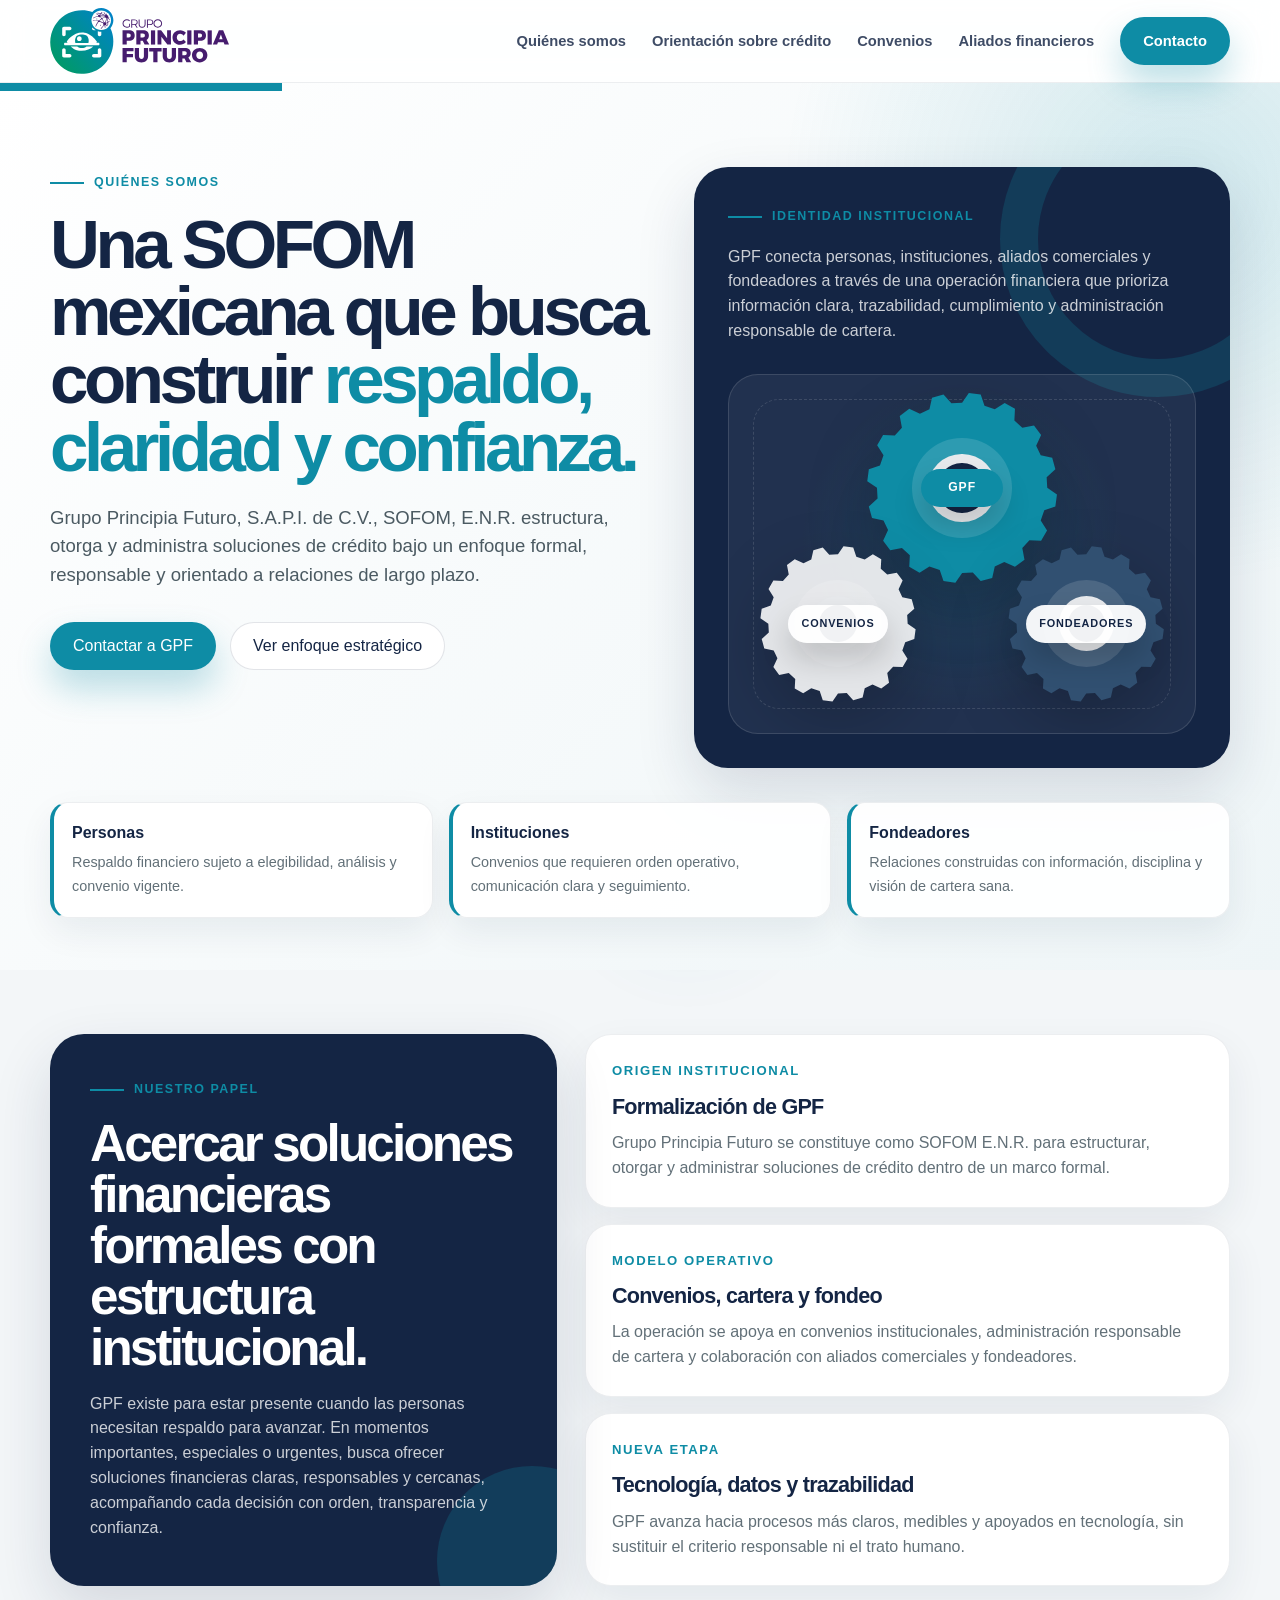
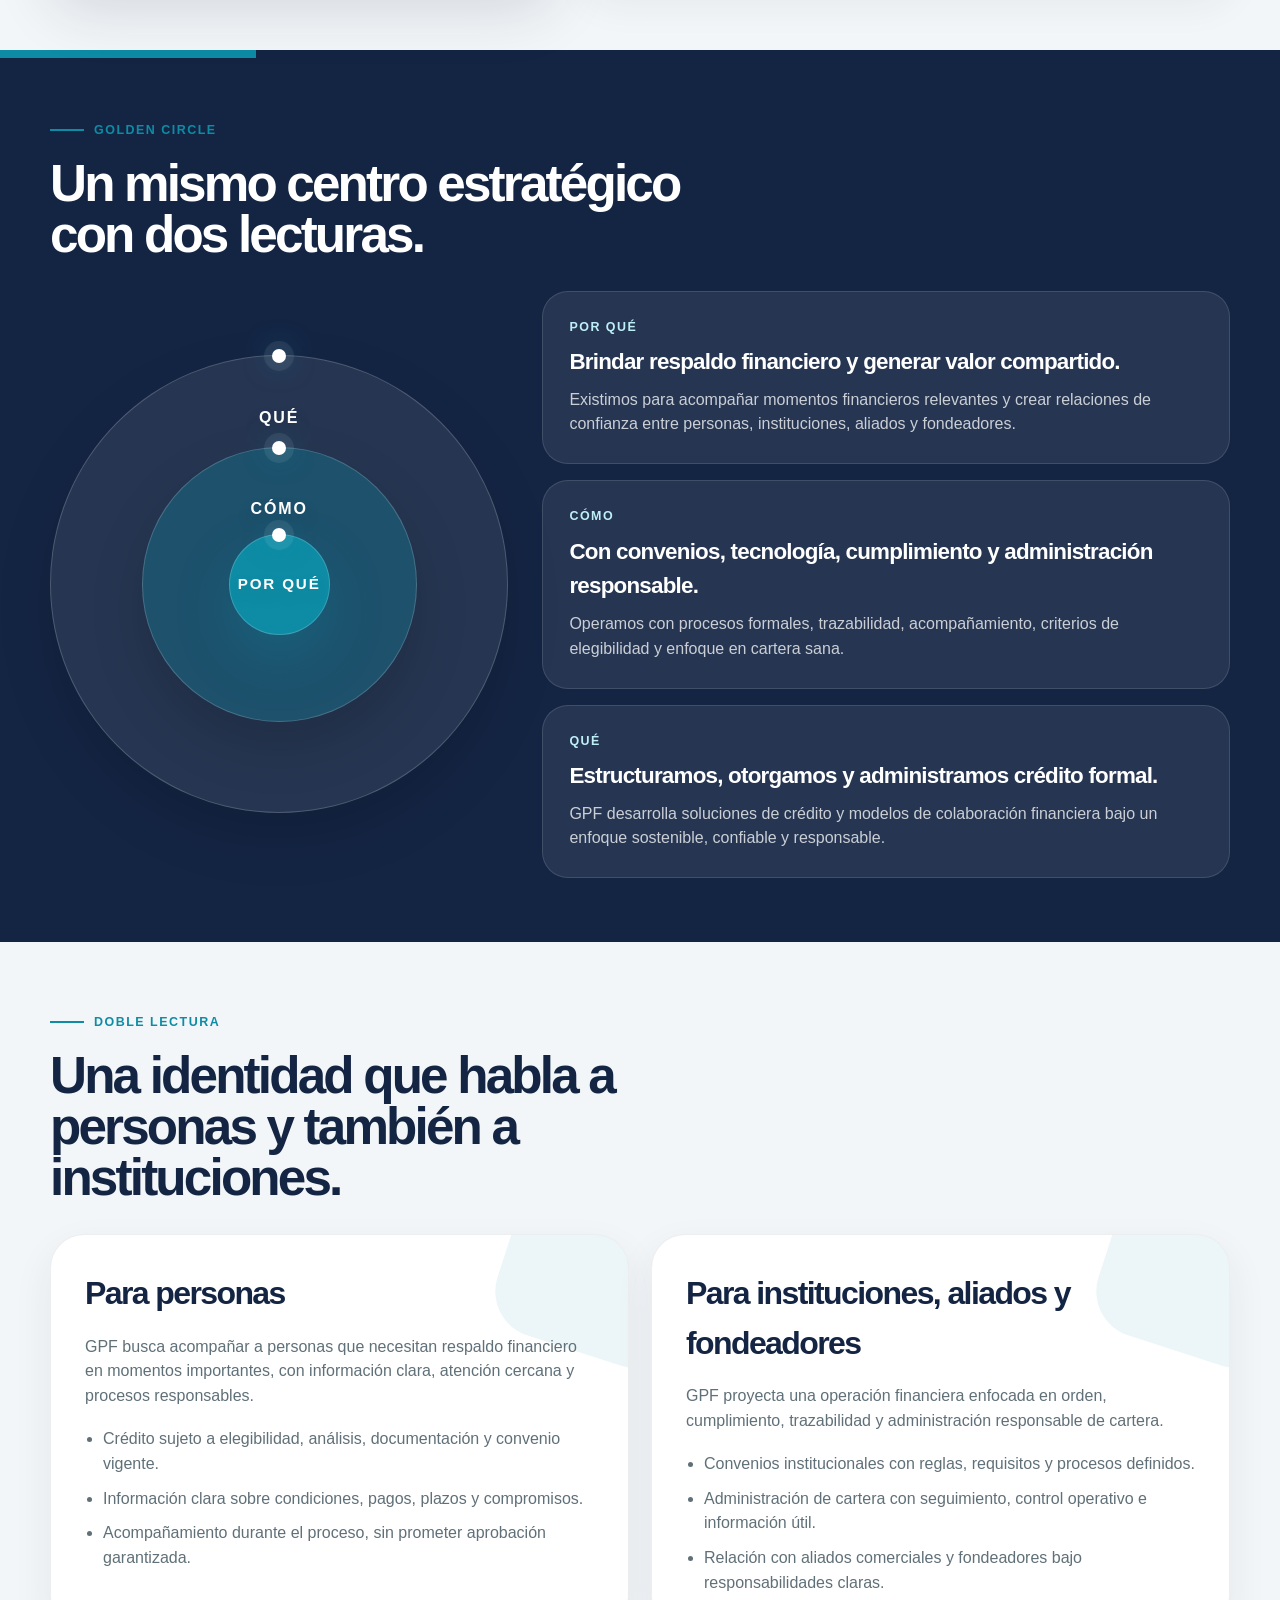
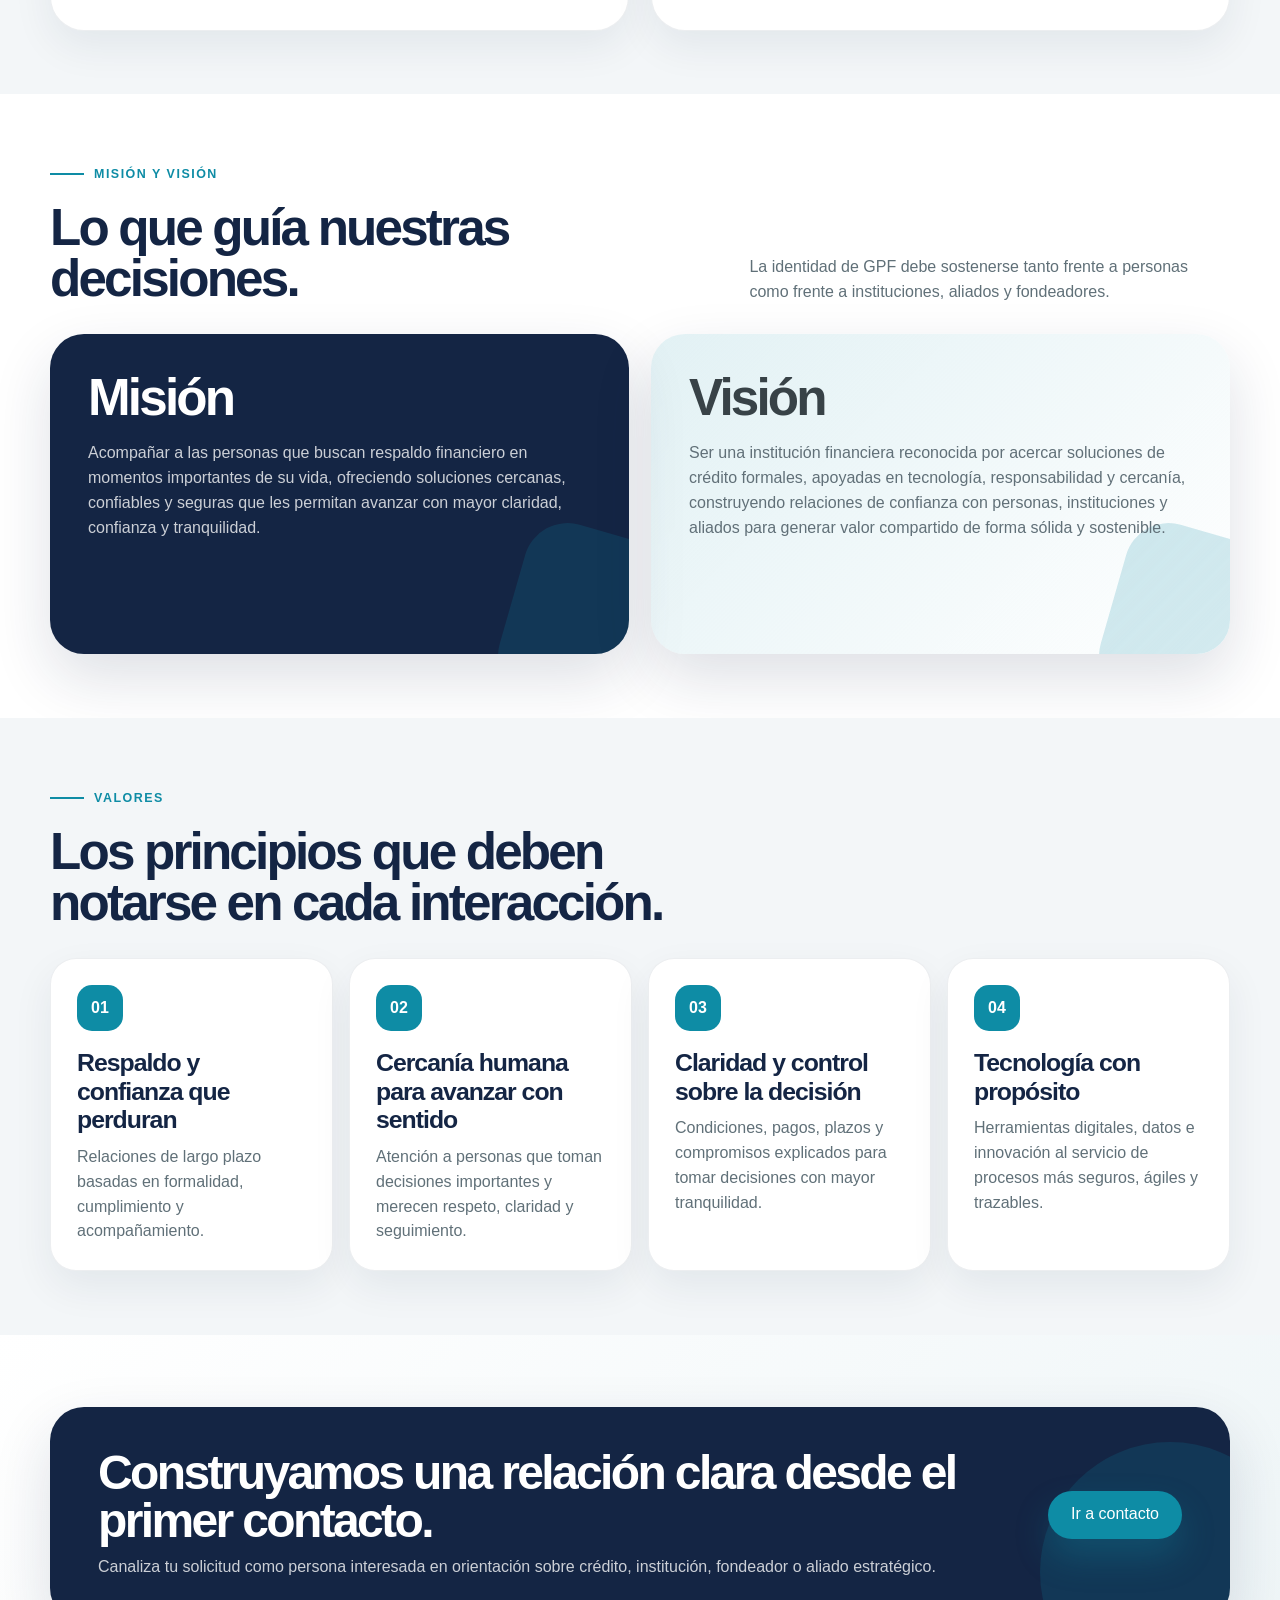
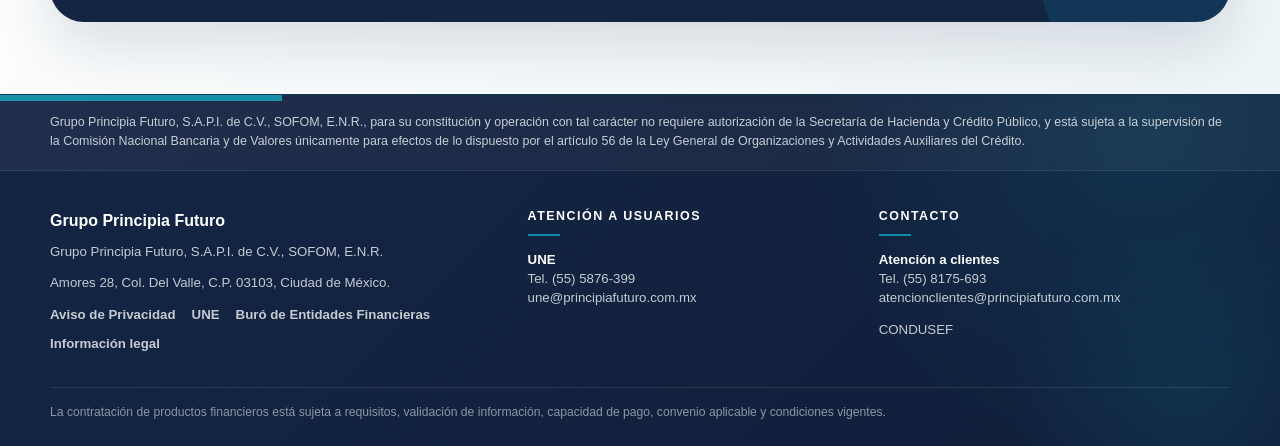
<file: quienes-somos/index.html>
<!DOCTYPE html>
<html lang="es-MX">
<head>
  <meta charset="UTF-8" />
  <meta name="viewport" content="width=device-width, initial-scale=1.0" />
  <title>Quiénes somos | Grupo Principia Futuro</title>
  <meta name="description" content="Conoce a Grupo Principia Futuro, S.A.P.I. de C.V., SOFOM, E.N.R.: enfoque institucional, misión, visión, valores y operación responsable." />
  <meta name="robots" content="index, follow" />
  <link rel="canonical" href="https://principia-ochre.vercel.app/quienes-somos/" />
  <meta property="og:type" content="website" />
  <meta property="og:locale" content="es_MX" />
  <meta property="og:title" content="Quiénes somos | Grupo Principia Futuro" />
  <meta property="og:description" content="Conoce el enfoque institucional de GPF como SOFOM ENR mexicana: operación responsable, misión, visión, valores, convenios, fondeo y administración de cartera." />
  <meta property="og:url" content="https://principia-ochre.vercel.app/quienes-somos/" />
  <meta property="og:image" content="https://principia-ochre.vercel.app/assets/img/logo-gpf.svg?v=5" />
  <meta name="twitter:card" content="summary_large_image" />
  <link rel="icon" href="/assets/img/favicon.svg?v=5" type="image/svg+xml" />
  <link rel="stylesheet" href="/assets/css/styles.css" />
  <style>
    .brand-image{font-size:0;letter-spacing:0;max-width:220px;flex:0 0 auto}.brand-logo{display:block;width:clamp(145px,14vw,190px);height:auto;transition:transform .28s var(--ease),filter .28s var(--ease)}.brand-image:hover .brand-logo{transform:translateY(-2px);filter:drop-shadow(0 14px 24px rgba(20,37,68,.16))}.page-hero{position:relative;overflow:hidden;background:radial-gradient(circle at 92% 12%,rgba(14,140,165,.16),transparent 28%),linear-gradient(135deg,#fff 0%,#eef5f7 100%);padding:92px 0 74px}.page-hero:before{content:"";position:absolute;top:0;left:0;width:22%;height:8px;background:var(--turquesa)}.page-hero h1{margin:0 0 22px;color:var(--azul);font-size:clamp(2.55rem,5.4vw,5.1rem);line-height:.98;letter-spacing:-.065em;max-width:940px}.page-hero h1 span{color:var(--turquesa)}.hero-summary{display:grid;grid-template-columns:1fr .9fr;gap:48px;align-items:stretch}.hero-summary-card{background:var(--azul);color:#fff;border-radius:34px;padding:34px;box-shadow:var(--sombra);position:relative;overflow:hidden;min-height:100%;display:flex;flex-direction:column;justify-content:space-between}.hero-summary-card:before{content:"";position:absolute;right:-86px;top:-86px;width:240px;height:240px;border-radius:50%;border:38px solid rgba(14,140,165,.22);animation:rotateHalo 22s linear infinite}.hero-summary-card>*{position:relative;z-index:1}.hero-summary-card p{margin:0;color:rgba(255,255,255,.78)}
    .gear-system{position:relative;min-height:360px;margin-top:30px;border-radius:30px;background:radial-gradient(circle at 50% 48%,rgba(14,140,165,.18),transparent 54%),rgba(255,255,255,.06);border:1px solid rgba(255,255,255,.12);overflow:hidden}.gear-system:before{content:"";position:absolute;inset:24px;border-radius:26px;border:1px dashed rgba(255,255,255,.13)}.gear-wrap{position:absolute;display:grid;place-items:center}.gear-body{position:absolute;inset:0;color:inherit;filter:drop-shadow(0 22px 32px rgba(0,0,0,.22))}.gear-body:before{content:"";position:absolute;inset:0;background:currentColor;clip-path:polygon(50% 7%,53.4% 2.1%,59.4% 2.9%,61.3% 8.5%,66.5% 10.3%,71.5% 7.1%,76.7% 10.1%,76.4% 16%,80.4% 19.6%,86.3% 18.5%,89.9% 23.3%,87.4% 28.7%,89.7% 33.5%,95.5% 34.8%,97.1% 40.6%,92.7% 44.6%,93% 50%,97.9% 53.4%,97.1% 59.4%,91.5% 61.3%,89.7% 66.5%,92.9% 71.5%,89.9% 76.7%,84% 76.4%,80.4% 80.4%,81.5% 86.3%,76.7% 89.9%,71.3% 87.4%,66.5% 89.7%,65.2% 95.5%,59.4% 97.1%,55.4% 92.7%,50% 93%,46.6% 97.9%,40.6% 97.1%,38.7% 91.5%,33.5% 89.7%,28.5% 92.9%,23.3% 89.9%,23.6% 84%,19.6% 80.4%,13.7% 81.5%,10.1% 76.7%,12.6% 71.3%,10.3% 66.5%,4.5% 65.2%,2.9% 59.4%,7.3% 55.4%,7% 50%,2.1% 46.6%,2.9% 40.6%,8.5% 38.7%,10.3% 33.5%,7.1% 28.5%,10.1% 23.3%,16% 23.6%,19.6% 19.6%,18.5% 13.7%,23.3% 10.1%,28.7% 12.6%,33.5% 10.3%,34.8% 4.5%,40.6% 2.9%,44.6% 7.3%)}.gear-body:after{content:"";position:absolute;inset:33%;border-radius:50%;background:var(--azul);border:9px solid rgba(255,255,255,.9);box-shadow:0 0 0 16px rgba(255,255,255,.13),inset 0 0 0 2px rgba(20,37,68,.24)}.gear-label{position:relative;z-index:3;display:grid;place-items:center;min-width:96px;min-height:38px;padding:8px 13px;border-radius:999px;background:rgba(255,255,255,.94);color:var(--azul);font-size:.76rem;font-weight:900;text-transform:uppercase;letter-spacing:.08em;text-align:center;box-shadow:0 16px 30px rgba(0,0,0,.18)}.gear-gpf{width:198px;height:198px;left:50%;top:14px;transform:translateX(-50%);color:var(--turquesa)}.gear-gpf .gear-body{animation:realGearSpin 18s linear infinite}.gear-gpf .gear-label{background:var(--turquesa);color:#fff;min-width:82px}.gear-convenios{width:162px;height:162px;left:28px;bottom:28px;color:rgba(255,255,255,.88)}.gear-convenios .gear-body{animation:realGearSpinReverse 14s linear infinite}.gear-convenios .gear-label{font-size:.68rem}.gear-fondeadores{width:162px;height:162px;right:28px;bottom:28px;color:#315071}.gear-fondeadores .gear-body{animation:realGearSpinReverse 14s linear infinite}.gear-fondeadores .gear-label{font-size:.68rem}@keyframes realGearSpin{to{transform:rotate(360deg)}}@keyframes realGearSpinReverse{to{transform:rotate(-360deg)}}
    .identity-strip{display:grid;grid-template-columns:repeat(3,1fr);gap:16px;margin-top:34px}.identity-pill{background:rgba(255,255,255,.92);border:1px solid rgba(20,37,68,.08);border-left:4px solid var(--turquesa);border-radius:18px;padding:18px;box-shadow:0 14px 34px rgba(20,37,68,.07);transition:transform .24s var(--ease),box-shadow .24s var(--ease)}.identity-pill:hover{transform:translateY(-7px);box-shadow:var(--sombra)}.identity-pill strong{display:block;color:var(--azul);margin-bottom:4px}.identity-pill span{font-size:.9rem;color:#627078}.purpose-grid{display:grid;grid-template-columns:.88fr 1.12fr;gap:28px;align-items:stretch}.big-statement{background:var(--azul);color:#fff;border-radius:34px;padding:40px;box-shadow:var(--sombra);position:relative;overflow:hidden}.big-statement:after{content:"";position:absolute;right:-70px;bottom:-70px;width:190px;height:190px;border-radius:50%;background:rgba(14,140,165,.24)}.big-statement h2{margin:0 0 18px;font-size:clamp(2rem,4vw,3.2rem);line-height:1;letter-spacing:-.055em}.big-statement p{margin:0;color:rgba(255,255,255,.78);position:relative;z-index:1}.timeline{display:grid;gap:16px}.timeline-item,.audience-card,.value-card{background:#fff;border:1px solid rgba(20,37,68,.08);border-radius:26px;padding:26px;box-shadow:0 16px 40px rgba(20,37,68,.07);transition:transform .24s var(--ease),box-shadow .24s var(--ease),border-color .24s var(--ease)}.timeline-item:hover,.audience-card:hover,.value-card:hover{transform:translateY(-7px);box-shadow:var(--sombra);border-color:rgba(14,140,165,.22)}.timeline-item strong{display:block;color:var(--turquesa);font-size:.82rem;text-transform:uppercase;letter-spacing:.12em;margin-bottom:8px}.timeline-item h3{margin:0 0 8px;color:var(--azul);font-size:1.35rem;letter-spacing:-.035em}.timeline-item p{margin:0;color:#627078}
    .golden-section{background:var(--azul);color:#fff;overflow:hidden}.golden-section:before{content:"";position:absolute;top:0;left:0;width:20%;height:8px;background:var(--turquesa)}.golden-section .section-head h2{color:#fff}.circle-grid{display:grid;grid-template-columns:.8fr 1.2fr;gap:34px;align-items:center}.golden-visual{position:relative;aspect-ratio:1;border-radius:50%;animation:goldenFloat 7s ease-in-out infinite;overflow:visible}.gc-circle{position:absolute;inset:0;border-radius:50%;display:grid;place-items:center;border:1px solid rgba(255,255,255,.18);box-shadow:0 24px 54px rgba(0,0,0,.16)}.gc-circle span{font-weight:900;text-transform:uppercase;letter-spacing:.12em;color:#fff;text-shadow:0 8px 18px rgba(0,0,0,.18);z-index:3}.gc-what{inset:0;background:rgba(255,255,255,.08)}.gc-how{inset:20%;background:rgba(14,140,165,.32)}.gc-why{inset:39%;background:var(--turquesa);box-shadow:0 24px 54px rgba(14,140,165,.26)}.gc-what span{position:absolute;top:11%}.gc-how span{position:absolute;top:18%}.gc-why span{font-size:.95rem}.gc-orbit{position:absolute;inset:0;border-radius:50%;animation:orbitDot 14s linear infinite}.gc-how .gc-orbit{animation-duration:10.5s;animation-direction:reverse}.gc-why .gc-orbit{animation-duration:7.5s}.gc-dot{position:absolute;top:-7px;left:50%;width:14px;height:14px;margin-left:-7px;border-radius:50%;background:#fff;box-shadow:0 0 0 8px rgba(255,255,255,.08),0 0 28px rgba(14,140,165,.72)}@keyframes orbitDot{to{transform:rotate(360deg)}}@keyframes goldenFloat{0%,100%{transform:translateY(0) scale(1)}50%{transform:translateY(-8px) scale(1.015)}}.circle-content{display:grid;gap:16px}.circle-card{background:rgba(255,255,255,.08);border:1px solid rgba(255,255,255,.12);border-radius:26px;padding:26px;transition:transform .24s var(--ease),background .24s var(--ease),border-color .24s var(--ease)}.circle-card:hover{transform:translateY(-7px);background:rgba(255,255,255,.12);border-color:rgba(14,140,165,.4)}.circle-card strong{display:block;color:#bfeff6;text-transform:uppercase;letter-spacing:.12em;font-size:.78rem;margin-bottom:8px}.circle-card h3{margin:0 0 8px;color:#fff;font-size:1.4rem;letter-spacing:-.035em}.circle-card p{margin:0;color:rgba(255,255,255,.76)}
    .audience-grid{display:grid;grid-template-columns:1fr 1fr;gap:22px}.audience-card{border-radius:34px;padding:34px;position:relative;overflow:hidden}.audience-card:after{content:"";position:absolute;right:-70px;top:-70px;width:190px;height:190px;border-radius:46px;background:rgba(14,140,165,.08);transform:rotate(18deg)}.audience-card h3{position:relative;z-index:1;margin:0 0 12px;color:var(--azul);font-size:2rem;letter-spacing:-.05em}.audience-card p,.audience-card li{position:relative;z-index:1;color:#607078}.audience-card ul{margin:18px 0 0;padding-left:18px;display:grid;gap:10px}.mission-vision{background:#fff;overflow:hidden}.mv-grid{display:grid;grid-template-columns:1fr 1fr;gap:22px}.mv-card{position:relative;overflow:hidden;border-radius:34px;padding:38px;min-height:320px;box-shadow:var(--sombra);transition:transform .28s var(--ease),box-shadow .28s var(--ease);display:flex;flex-direction:column;justify-content:flex-start}.mv-card:hover{transform:translateY(-9px);box-shadow:var(--sombra-fuerte)}.mv-card:first-child{background:var(--azul);color:#fff}.mv-card:nth-child(2){background:linear-gradient(135deg,rgba(14,140,165,.12),#fff)}.mv-card:after{content:"";position:absolute;right:-60px;bottom:-60px;width:180px;height:180px;border-radius:44px;background:rgba(14,140,165,.18);transform:rotate(16deg);animation:cardBlock 8s ease-in-out infinite}.mv-card h3{position:relative;z-index:1;margin:0 0 18px;font-size:clamp(2rem,4vw,3.2rem);line-height:1;letter-spacing:-.055em;color:inherit}.mv-card p{position:relative;z-index:1;margin:0;color:#617078}.mv-card:first-child p{color:rgba(255,255,255,.78)}
    .values-matrix{display:grid;grid-template-columns:repeat(4,1fr);gap:16px}.values-matrix .value-card{min-height:260px}.value-card h3{line-height:1.15;color:var(--azul);margin:0 0 10px}.value-card p{margin:0;color:#607078}.value-card .icon{display:inline-flex;width:46px;height:46px;border-radius:15px;background:var(--turquesa);color:#fff;align-items:center;justify-content:center;margin-bottom:18px;font-weight:900}@media(max-width:1040px){.hero-summary,.purpose-grid,.circle-grid,.audience-grid,.mv-grid{grid-template-columns:1fr}.identity-strip,.values-matrix{grid-template-columns:1fr 1fr}.brand-logo{width:175px}}@media(max-width:620px){.brand-logo{width:160px}.identity-strip,.values-matrix{grid-template-columns:1fr}.page-hero{padding-top:64px}.big-statement,.mv-card,.audience-card{padding:30px}.golden-visual{max-width:310px}.circle-card{padding:22px}.gear-system{min-height:310px}.gear-gpf{width:156px;height:156px;top:20px}.gear-convenios,.gear-fondeadores{width:126px;height:126px;bottom:30px}.gear-convenios{left:10px}.gear-fondeadores{right:10px}.gear-label{min-width:72px;font-size:.58rem}.mv-card{min-height:initial}}
    @media(prefers-reduced-motion:reduce){.gear-body,.gc-orbit,.golden-visual,.mv-card:after{animation:none!important}}
  </style>
  <script type="application/ld+json">{"@context":"https://schema.org","@type":"AboutPage","name":"Quiénes somos | Grupo Principia Futuro","url":"https://principia-ochre.vercel.app/quienes-somos/","mainEntity":{"@type":"FinancialService","name":"Grupo Principia Futuro","legalName":"Grupo Principia Futuro, S.A.P.I. de C.V., SOFOM, E.N.R.","url":"https://principia-ochre.vercel.app/","logo":"https://principia-ochre.vercel.app/assets/img/logo-gpf.svg?v=5"}}</script>
  <script type="application/ld+json">{"@context":"https://schema.org","@type":"BreadcrumbList","itemListElement":[{"@type":"ListItem","position":1,"name":"Inicio","item":"https://principia-ochre.vercel.app/"},{"@type":"ListItem","position":2,"name":"Quiénes somos","item":"https://principia-ochre.vercel.app/quienes-somos/"}]}</script>
</head>
<body>
  <div class="ambient ambient-one" data-depth="0.08"></div><div class="ambient ambient-two" data-depth="0.14"></div><div class="ambient ambient-three" data-depth="0.06"></div>
  <header><div class="container nav"><a href="/" class="brand brand-image" aria-label="Grupo Principia Futuro"><img class="brand-logo" src="/assets/img/logo-gpf.svg?v=5" alt="Grupo Principia Futuro" /></a><nav class="menu" aria-label="Navegación principal"><a href="/quienes-somos/">Quiénes somos</a><a href="/solicitar-credito/">Orientación sobre crédito</a><a href="/convenios/">Convenios</a><a href="/fondeadores/">Fondeadores</a><a href="/contacto/" class="btn btn-primary">Contacto</a></nav></div></header>
  <main>
    <section class="page-hero"><div class="container hero-summary"><div class="reveal is-visible"><span class="eyebrow">Quiénes somos</span><h1>Una SOFOM mexicana que busca construir <span>respaldo, claridad y confianza.</span></h1><p class="lead">Grupo Principia Futuro, S.A.P.I. de C.V., SOFOM, E.N.R. estructura, otorga y administra soluciones de crédito bajo un enfoque formal, responsable y orientado a relaciones de largo plazo.</p><div class="hero-actions"><a class="btn btn-primary" href="/contacto/">Contactar a GPF</a><a class="btn btn-secondary" href="#golden-circle">Ver enfoque estratégico</a></div></div><aside class="hero-summary-card reveal tilt-card" data-delay="1"><div><span class="eyebrow">Identidad institucional</span><p>GPF conecta personas, instituciones, aliados comerciales y fondeadores a través de una operación financiera que prioriza información clara, trazabilidad, cumplimiento y administración responsable de cartera.</p></div><div class="gear-system" aria-label="Engranes de operación institucional"><div class="gear-wrap gear-gpf"><div class="gear-body"></div><span class="gear-label">GPF</span></div><div class="gear-wrap gear-convenios"><div class="gear-body"></div><span class="gear-label">Convenios</span></div><div class="gear-wrap gear-fondeadores"><div class="gear-body"></div><span class="gear-label">Fondeadores</span></div></div></aside></div><div class="container identity-strip"><div class="identity-pill reveal" data-delay="1"><strong>Personas</strong><span>Respaldo financiero sujeto a elegibilidad, análisis y convenio vigente.</span></div><div class="identity-pill reveal" data-delay="2"><strong>Instituciones</strong><span>Convenios que requieren orden operativo, comunicación clara y seguimiento.</span></div><div class="identity-pill reveal" data-delay="3"><strong>Fondeadores</strong><span>Relaciones construidas con información, disciplina y visión de cartera sana.</span></div></div></section>
    <section><div class="container purpose-grid"><article class="big-statement reveal tilt-card"><span class="eyebrow">Nuestro papel</span><h2>Acercar soluciones financieras formales con estructura institucional.</h2><p>GPF existe para estar presente cuando las personas necesitan respaldo para avanzar. En momentos importantes, especiales o urgentes, busca ofrecer soluciones financieras claras, responsables y cercanas, acompañando cada decisión con orden, transparencia y confianza.</p></article><div class="timeline"><article class="timeline-item reveal" data-delay="1"><strong>Origen institucional</strong><h3>Formalización de GPF</h3><p>Grupo Principia Futuro se constituye como SOFOM E.N.R. para estructurar, otorgar y administrar soluciones de crédito dentro de un marco formal.</p></article><article class="timeline-item reveal" data-delay="2"><strong>Modelo operativo</strong><h3>Convenios, cartera y fondeo</h3><p>La operación se apoya en convenios institucionales, administración responsable de cartera y colaboración con aliados comerciales y fondeadores.</p></article><article class="timeline-item reveal" data-delay="3"><strong>Nueva etapa</strong><h3>Tecnología, datos y trazabilidad</h3><p>GPF avanza hacia procesos más claros, medibles y apoyados en tecnología, sin sustituir el criterio responsable ni el trato humano.</p></article></div></div></section>
    <section id="golden-circle" class="golden-section"><div class="container"><div class="section-head reveal"><div><span class="eyebrow">Golden Circle</span><h2>Un mismo centro estratégico con dos lecturas.</h2></div></div><div class="circle-grid"><div class="golden-visual reveal tilt-card" aria-label="Golden Circle GPF"><div class="gc-circle gc-what"><span>Qué</span><div class="gc-orbit"><i class="gc-dot" aria-hidden="true"></i></div></div><div class="gc-circle gc-how"><span>Cómo</span><div class="gc-orbit"><i class="gc-dot" aria-hidden="true"></i></div></div><div class="gc-circle gc-why"><span>Por qué</span><div class="gc-orbit"><i class="gc-dot" aria-hidden="true"></i></div></div></div><div class="circle-content"><article class="circle-card reveal" data-delay="1"><strong>Por qué</strong><h3>Brindar respaldo financiero y generar valor compartido.</h3><p>Existimos para acompañar momentos financieros relevantes y crear relaciones de confianza entre personas, instituciones, aliados y fondeadores.</p></article><article class="circle-card reveal" data-delay="2"><strong>Cómo</strong><h3>Con convenios, tecnología, cumplimiento y administración responsable.</h3><p>Operamos con procesos formales, trazabilidad, acompañamiento, criterios de elegibilidad y enfoque en cartera sana.</p></article><article class="circle-card reveal" data-delay="3"><strong>Qué</strong><h3>Estructuramos, otorgamos y administramos crédito formal.</h3><p>GPF desarrolla soluciones de crédito y modelos de colaboración financiera bajo un enfoque sostenible, confiable y responsable.</p></article></div></div></div></section>
    <section><div class="container"><div class="section-head reveal"><div><span class="eyebrow">Doble lectura</span><h2>Una identidad que habla a personas y también a instituciones.</h2></div></div><div class="audience-grid"><article class="audience-card reveal tilt-card"><h3>Para personas</h3><p>GPF busca acompañar a personas que necesitan respaldo financiero en momentos importantes, con información clara, atención cercana y procesos responsables.</p><ul><li>Crédito sujeto a elegibilidad, análisis, documentación y convenio vigente.</li><li>Información clara sobre condiciones, pagos, plazos y compromisos.</li><li>Acompañamiento durante el proceso, sin prometer aprobación garantizada.</li></ul></article><article class="audience-card reveal tilt-card" data-delay="1"><h3>Para instituciones, aliados y fondeadores</h3><p>GPF proyecta una operación financiera enfocada en orden, cumplimiento, trazabilidad y administración responsable de cartera.</p><ul><li>Convenios institucionales con reglas, requisitos y procesos definidos.</li><li>Administración de cartera con seguimiento, control operativo e información útil.</li><li>Relación con aliados comerciales y fondeadores bajo responsabilidades claras.</li></ul></article></div></div></section>
    <section class="mission-vision"><div class="container"><div class="section-head reveal"><div><span class="eyebrow">Misión y visión</span><h2>Lo que guía nuestras decisiones.</h2></div><p>La identidad de GPF debe sostenerse tanto frente a personas como frente a instituciones, aliados y fondeadores.</p></div><div class="mv-grid"><article class="mv-card reveal tilt-card"><h3>Misión</h3><p>Acompañar a las personas que buscan respaldo financiero en momentos importantes de su vida, ofreciendo soluciones cercanas, confiables y seguras que les permitan avanzar con mayor claridad, confianza y tranquilidad.</p></article><article class="mv-card reveal tilt-card" data-delay="1"><h3>Visión</h3><p>Ser una institución financiera reconocida por acercar soluciones de crédito formales, apoyadas en tecnología, responsabilidad y cercanía, construyendo relaciones de confianza con personas, instituciones y aliados para generar valor compartido de forma sólida y sostenible.</p></article></div></div></section>
    <section><div class="container"><div class="section-head reveal"><div><span class="eyebrow">Valores</span><h2>Los principios que deben notarse en cada interacción.</h2></div></div><div class="values-matrix"><article class="value-card reveal"><div class="icon">01</div><h3>Respaldo y confianza que perduran</h3><p>Relaciones de largo plazo basadas en formalidad, cumplimiento y acompañamiento.</p></article><article class="value-card reveal" data-delay="1"><div class="icon">02</div><h3>Cercanía humana para avanzar con sentido</h3><p>Atención a personas que toman decisiones importantes y merecen respeto, claridad y seguimiento.</p></article><article class="value-card reveal" data-delay="2"><div class="icon">03</div><h3>Claridad y control sobre la decisión</h3><p>Condiciones, pagos, plazos y compromisos explicados para tomar decisiones con mayor tranquilidad.</p></article><article class="value-card reveal" data-delay="3"><div class="icon">04</div><h3>Tecnología con propósito</h3><p>Herramientas digitales, datos e innovación al servicio de procesos más seguros, ágiles y trazables.</p></article></div></div></section>
    <section class="cta"><div class="container"><div class="cta-box reveal"><div><h2>Construyamos una relación clara desde el primer contacto.</h2><p>Canaliza tu solicitud como persona interesada en orientación sobre crédito, institución, fondeador o aliado estratégico.</p></div><a class="btn btn-primary" href="/contacto/">Ir a contacto</a></div></div></section>
  </main>
  <footer><div class="container"><div class="footer-grid"><div><strong>Grupo Principia Futuro</strong><span>Grupo Principia Futuro, S.A.P.I. de C.V., SOFOM, E.N.R.</span></div><div><strong>Dirección</strong><span>Amores 28, 4to piso, Col. del Valle, C.P. 03100, CDMX</span></div><div><strong>Contacto</strong><span>contacto@principiafuturo.mx<br>(55) 587-63-99</span></div><div><strong>Información</strong><span><a href="/une/">UNE</a> · <a href="/aviso-de-privacidad/">Aviso de privacidad</a> · <a href="/buro-de-entidades-financieras/">Buró de Entidades Financieras</a> · <a href="/informacion-legal/">Información legal</a></span></div></div><p class="legal-note">Grupo Principia Futuro, S.A.P.I. de C.V., SOFOM, E.N.R. no requiere autorización de la Secretaría de Hacienda y Crédito Público para constituirse y operar con tal carácter, y está sujeta a la supervisión de la Comisión Nacional Bancaria y de Valores únicamente para efectos del artículo 56 de la Ley General de Organizaciones y Actividades Auxiliares del Crédito.</p></div></footer>
  <script src="/assets/js/main.js" defer></script>
</body>
</html>
</file>
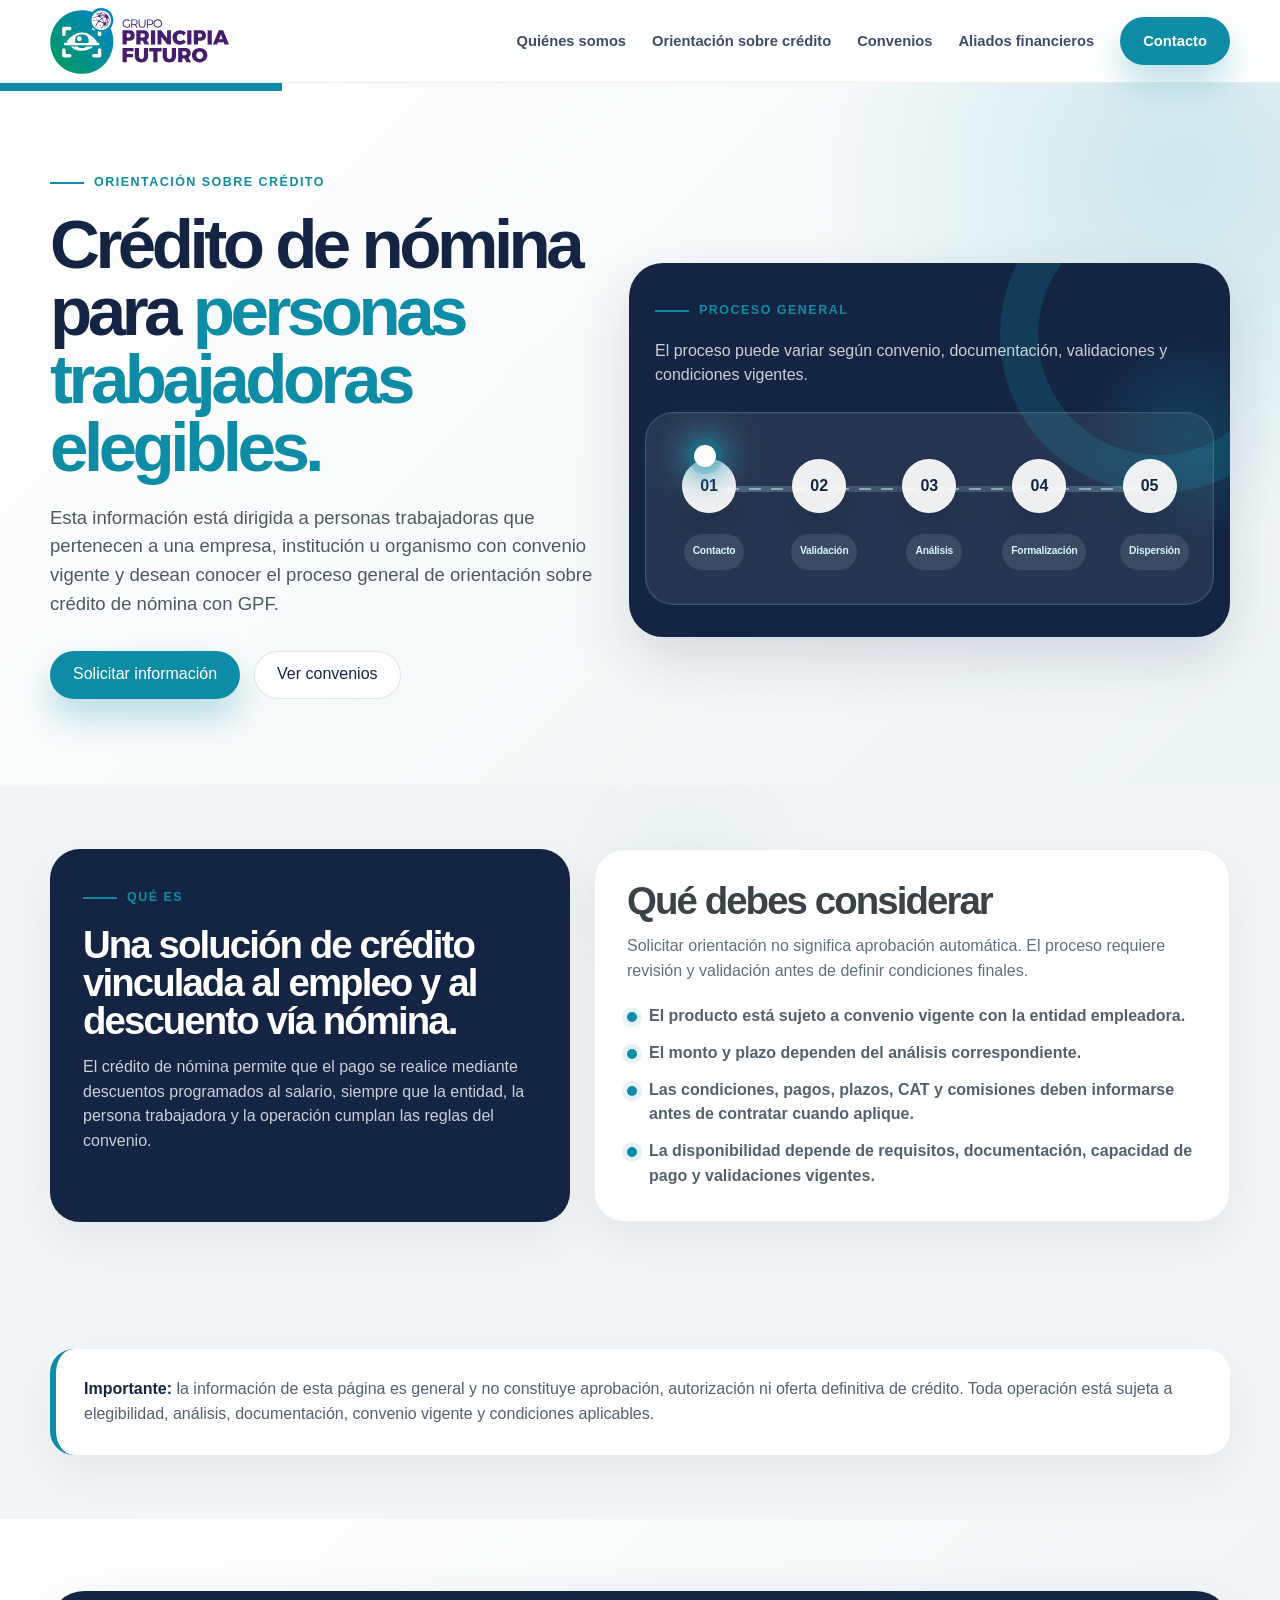
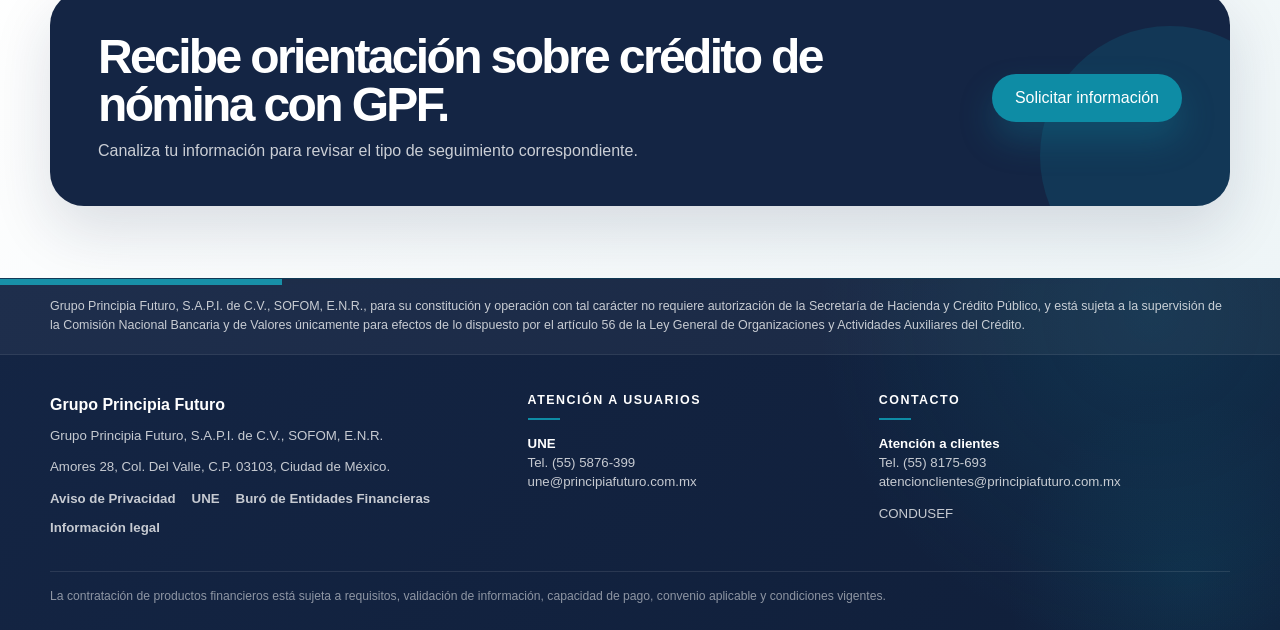
<file: solicitar-credito/index.html>
<!DOCTYPE html>
<html lang="es-MX">
<head>
  <meta charset="UTF-8" />
  <meta name="viewport" content="width=device-width, initial-scale=1.0" />
  <title>Orientación sobre crédito de nómina | Grupo Principia Futuro</title>
  <meta name="description" content="Conoce información general sobre crédito de nómina con GPF. Disponible para personas elegibles conforme a convenio vigente, análisis, documentación y capacidad de pago." />
  <meta name="robots" content="index, follow" />
  <link rel="canonical" href="https://principia-ochre.vercel.app/solicitar-credito/" />
  <meta property="og:type" content="website" />
  <meta property="og:locale" content="es_MX" />
  <meta property="og:title" content="Orientación sobre crédito de nómina | Grupo Principia Futuro" />
  <meta property="og:description" content="Información general sobre crédito de nómina con GPF para personas elegibles conforme a convenio vigente, análisis, documentación y capacidad de pago." />
  <meta property="og:url" content="https://principia-ochre.vercel.app/solicitar-credito/" />
  <meta property="og:image" content="https://principia-ochre.vercel.app/assets/img/logo-gpf.svg?v=5" />
  <meta name="twitter:card" content="summary_large_image" />
  <link rel="icon" href="/assets/img/favicon.svg?v=5" type="image/svg+xml" />
  <link rel="stylesheet" href="/assets/css/styles.css" />
  <style>
    .brand-image{font-size:0;letter-spacing:0;max-width:220px;flex:0 0 auto}.brand-logo{display:block;width:clamp(145px,14vw,190px);height:auto;transition:transform .28s var(--ease),filter .28s var(--ease)}.brand-image:hover .brand-logo{transform:translateY(-2px);filter:drop-shadow(0 14px 24px rgba(20,37,68,.16))}
    .page-hero{position:relative;overflow:hidden;background:radial-gradient(circle at 92% 12%,rgba(14,140,165,.16),transparent 28%),linear-gradient(135deg,#fff 0%,#eef5f7 100%);padding:92px 0 74px}.page-hero:before{content:"";position:absolute;top:0;left:0;width:22%;height:8px;background:var(--turquesa)}.hero-grid-page{display:grid;grid-template-columns:.95fr 1.05fr;gap:36px;align-items:center}.page-hero h1{margin:0 0 22px;color:var(--azul);font-size:clamp(2.55rem,5.4vw,5.1rem);line-height:.98;letter-spacing:-.065em;max-width:940px}.page-hero h1 span{color:var(--turquesa)}.hero-panel{background:var(--azul);color:#fff;border-radius:34px;padding:32px 26px;box-shadow:var(--sombra);position:relative;overflow:hidden}.hero-panel:before{content:"";position:absolute;right:-86px;top:-86px;width:240px;height:240px;border-radius:50%;border:38px solid rgba(14,140,165,.22);animation:rotateHalo 22s linear infinite}.hero-panel>*{position:relative;z-index:1}.hero-panel p{margin:0;color:rgba(255,255,255,.78)}
    .info-grid{display:grid;grid-template-columns:.9fr 1.1fr;gap:24px}.info-card{background:#fff;border:1px solid rgba(20,37,68,.08);border-radius:30px;padding:32px;box-shadow:0 18px 44px rgba(20,37,68,.07)}.info-card.dark{background:var(--azul);color:#fff}.info-card h2,.info-card h3{margin:0 0 14px;color:inherit;font-size:clamp(1.7rem,3vw,2.55rem);line-height:1;letter-spacing:-.05em}.info-card p{margin:0;color:#607078}.info-card.dark p{color:rgba(255,255,255,.78)}.bullet-list{margin:20px 0 0;padding:0;list-style:none;display:grid;gap:12px}.bullet-list li{display:flex;gap:12px;color:#52616a;font-weight:650}.dark .bullet-list li{color:rgba(255,255,255,.82)}.bullet-list li:before{content:"";flex:0 0 10px;width:10px;height:10px;margin-top:8px;border-radius:50%;background:var(--turquesa);box-shadow:0 0 0 5px rgba(14,140,165,.1)}
    .credit-flow{position:relative;margin:24px -10px 0;background:rgba(255,255,255,.08);border:1px solid rgba(255,255,255,.14);border-radius:28px;padding:46px 10px 24px;box-shadow:inset 0 0 0 1px rgba(255,255,255,.04);overflow:visible}.credit-flow:before{content:"";position:absolute;right:-90px;top:-90px;width:230px;height:230px;border-radius:50%;background:radial-gradient(circle,rgba(14,140,165,.26),transparent 62%)}.flow-track{position:relative;display:grid;grid-template-columns:repeat(5,minmax(0,1fr));gap:4px;z-index:1}.flow-track:before{content:"";position:absolute;left:9%;right:9%;top:27px;height:6px;border-radius:999px;background:linear-gradient(90deg,rgba(191,239,246,.26),rgba(255,255,255,.12),rgba(191,239,246,.26));z-index:1}.flow-track:after{content:"";position:absolute;left:9%;right:9%;top:29px;height:2px;border-radius:999px;background:repeating-linear-gradient(90deg,rgba(191,239,246,.55) 0 12px,transparent 12px 22px);z-index:1}.flow-light{position:absolute;top:-14px;left:9%;width:22px;height:22px;margin-left:-11px;border-radius:50%;background:#fff;box-shadow:0 0 0 7px rgba(14,140,165,.2),0 0 28px 10px rgba(14,140,165,.7),0 0 52px rgba(255,255,255,.95);z-index:6;animation:creditLight 10s var(--ease) infinite;pointer-events:none}.flow-step{position:relative;z-index:4;text-align:center;display:grid;justify-items:center;gap:10px;min-width:0}.flow-dot{display:grid;place-items:center;width:54px;height:54px;border-radius:50%;background:rgba(255,255,255,.92);border:1px solid rgba(255,255,255,.46);box-shadow:0 16px 34px rgba(0,0,0,.12);color:var(--azul);font-weight:900;transition:transform .28s var(--ease),box-shadow .28s var(--ease),border-color .28s var(--ease);position:relative;z-index:4}.flow-name{display:inline-flex;align-items:center;justify-content:center;width:calc(100% + 10px);max-width:112px;min-height:36px;padding:8px 4px;border-radius:999px;background:rgba(255,255,255,.1);color:#d7f7fb;font-size:.64rem;font-weight:900;letter-spacing:-.02em;line-height:1.05;white-space:normal;overflow:visible;text-align:center;transition:background .28s var(--ease),color .28s var(--ease),transform .28s var(--ease),box-shadow .28s var(--ease)}.flow-step p{display:none}.flow-step:nth-child(2) .flow-name,.flow-step:nth-child(2) .flow-dot{animation:stageGlowHero 10s var(--ease) infinite}.flow-step:nth-child(3) .flow-name,.flow-step:nth-child(3) .flow-dot{animation:stageGlowHero 10s var(--ease) infinite 2s}.flow-step:nth-child(4) .flow-name,.flow-step:nth-child(4) .flow-dot{animation:stageGlowHero 10s var(--ease) infinite 4s}.flow-step:nth-child(5) .flow-name,.flow-step:nth-child(5) .flow-dot{animation:stageGlowHero 10s var(--ease) infinite 6s}.flow-step:nth-child(6) .flow-name,.flow-step:nth-child(6) .flow-dot{animation:stageGlowHero 10s var(--ease) infinite 8s}@keyframes creditLight{0%,10%{left:9%}20%,30%{left:29.5%}40%,50%{left:50%}60%,70%{left:70.5%}80%,90%{left:91%}100%{left:9%}}@keyframes stageGlowHero{0%,19%,100%{transform:translateY(0);box-shadow:0 16px 34px rgba(0,0,0,.12)}7%,13%{transform:translateY(-5px);background:var(--turquesa);color:#fff;box-shadow:0 22px 42px rgba(14,140,165,.42)}}
    .warning-box{background:#fff;border-left:6px solid var(--turquesa);border-radius:24px;padding:28px;box-shadow:0 18px 44px rgba(20,37,68,.07)}.warning-box p{margin:0;color:#52616a}.warning-box strong{color:var(--azul)}.cta-credit{background:linear-gradient(135deg,#ffffff 0%,#eef5f7 100%)}
    @media(max-width:980px){.hero-grid-page,.info-grid{grid-template-columns:1fr}.brand-logo{width:175px}.hero-panel{padding:34px}.credit-flow{margin-top:24px;padding:34px 20px 28px;overflow:hidden}.flow-track{grid-template-columns:1fr;gap:22px}.flow-track:before{left:33px;right:auto;top:34px;bottom:34px;width:6px;height:auto}.flow-track:after{left:35px;right:auto;top:34px;bottom:34px;width:2px;height:auto;background:repeating-linear-gradient(180deg,rgba(191,239,246,.55) 0 12px,transparent 12px 22px)}.flow-light{left:4px;top:34px;margin-left:0;animation:creditLightMobile 10s var(--ease) infinite}.flow-step{grid-template-columns:68px 1fr;text-align:left;justify-items:start;column-gap:16px;min-height:102px}.flow-dot{width:68px;height:68px}.flow-name{justify-content:flex-start;max-width:none;width:auto;padding:8px 12px;font-size:.82rem}.flow-step p{display:block;max-width:none;margin:0;color:rgba(255,255,255,.72);font-size:.86rem;line-height:1.35}}@keyframes creditLightMobile{0%,10%{top:34px}20%,30%{top:calc(25% + 10px)}40%,50%{top:calc(50% - 2px)}60%,70%{top:calc(75% - 16px)}80%,90%{top:calc(100% - 72px)}100%{top:34px}}
    @media(max-width:620px){.brand-logo{width:160px}.page-hero{padding-top:64px}.info-card{padding:28px}.credit-flow{border-radius:24px}.flow-step{grid-template-columns:58px 1fr;gap:12px;min-height:106px}.flow-dot{width:58px;height:58px}.flow-track:before{left:26px}.flow-track:after{left:28px}.flow-light{left:0;width:22px;height:22px;margin-left:0}.flow-name{font-size:.8rem}.flow-step p{font-size:.82rem}}
  </style>
  <script type="application/ld+json">{"@context":"https://schema.org","@type":"WebPage","name":"Orientación sobre crédito de nómina | Grupo Principia Futuro","url":"https://principia-ochre.vercel.app/solicitar-credito/","about":{"@type":"FinancialService","name":"Grupo Principia Futuro","legalName":"Grupo Principia Futuro, S.A.P.I. de C.V., SOFOM, E.N.R."}}</script>
  <script type="application/ld+json">{"@context":"https://schema.org","@type":"BreadcrumbList","itemListElement":[{"@type":"ListItem","position":1,"name":"Inicio","item":"https://principia-ochre.vercel.app/"},{"@type":"ListItem","position":2,"name":"Orientación sobre crédito","item":"https://principia-ochre.vercel.app/solicitar-credito/"}]}</script>
</head>
<body>
  <div class="ambient ambient-one" data-depth="0.08"></div><div class="ambient ambient-two" data-depth="0.14"></div><div class="ambient ambient-three" data-depth="0.06"></div>
  <header>
    <div class="container nav">
      <a href="/" class="brand brand-image" aria-label="Grupo Principia Futuro"><img class="brand-logo" src="/assets/img/logo-gpf.svg?v=5" alt="Grupo Principia Futuro" /></a>
      <nav class="menu" aria-label="Navegación principal"><a href="/quienes-somos/">Quiénes somos</a><a href="/solicitar-credito/">Orientación sobre crédito</a><a href="/convenios/">Convenios</a><a href="/fondeadores/">Fondeadores</a><a href="/contacto/" class="btn btn-primary">Contacto</a></nav>
    </div>
  </header>
  <main>
    <section class="page-hero">
      <div class="container hero-grid-page">
        <div class="reveal is-visible">
          <span class="eyebrow">Orientación sobre crédito</span>
          <h1>Crédito de nómina para <span>personas trabajadoras elegibles.</span></h1>
          <p class="lead">Esta información está dirigida a personas trabajadoras que pertenecen a una empresa, institución u organismo con convenio vigente y desean conocer el proceso general de orientación sobre crédito de nómina con GPF.</p>
          <div class="hero-actions"><a class="btn btn-primary" href="/contacto/">Solicitar información</a><a class="btn btn-secondary" href="/convenios/">Ver convenios</a></div>
        </div>
        <aside class="hero-panel reveal tilt-card" data-delay="1">
          <span class="eyebrow">Proceso general</span>
          <p>El proceso puede variar según convenio, documentación, validaciones y condiciones vigentes.</p>
          <div class="credit-flow" aria-label="Flujo general del proceso de crédito de nómina">
            <div class="flow-track">
              <span class="flow-light" aria-hidden="true"></span>
              <article class="flow-step"><div class="flow-dot">01</div><div><h3 class="flow-name">Contacto</h3><p>Comparte tus datos para identificar el tipo de orientación y la entidad a la que perteneces.</p></div></article>
              <article class="flow-step"><div class="flow-dot">02</div><div><h3 class="flow-name">Validación</h3><p>Se revisa si existe convenio vigente, perfil elegible y documentación básica.</p></div></article>
              <article class="flow-step"><div class="flow-dot">03</div><div><h3 class="flow-name">Análisis</h3><p>Se analiza capacidad de pago, condiciones del producto y validaciones necesarias.</p></div></article>
              <article class="flow-step"><div class="flow-dot">04</div><div><h3 class="flow-name">Formalización</h3><p>Si aplica, se informan condiciones y se completa el proceso correspondiente.</p></div></article>
              <article class="flow-step"><div class="flow-dot">05</div><div><h3 class="flow-name">Dispersión</h3><p>Si la solicitud es autorizada y formalizada, se realiza la dispersión conforme al proceso aplicable.</p></div></article>
            </div>
          </div>
        </aside>
      </div>
    </section>
    <section>
      <div class="container info-grid">
        <article class="info-card dark reveal tilt-card">
          <span class="eyebrow">Qué es</span>
          <h2>Una solución de crédito vinculada al empleo y al descuento vía nómina.</h2>
          <p>El crédito de nómina permite que el pago se realice mediante descuentos programados al salario, siempre que la entidad, la persona trabajadora y la operación cumplan las reglas del convenio.</p>
        </article>
        <article class="info-card reveal tilt-card" data-delay="1">
          <h3>Qué debes considerar</h3>
          <p>Solicitar orientación no significa aprobación automática. El proceso requiere revisión y validación antes de definir condiciones finales.</p>
          <ul class="bullet-list">
            <li>El producto está sujeto a convenio vigente con la entidad empleadora.</li>
            <li>El monto y plazo dependen del análisis correspondiente.</li>
            <li>Las condiciones, pagos, plazos, CAT y comisiones deben informarse antes de contratar cuando aplique.</li>
            <li>La disponibilidad depende de requisitos, documentación, capacidad de pago y validaciones vigentes.</li>
          </ul>
        </article>
      </div>
    </section>
    <section>
      <div class="container">
        <div class="warning-box reveal"><p><strong>Importante:</strong> la información de esta página es general y no constituye aprobación, autorización ni oferta definitiva de crédito. Toda operación está sujeta a elegibilidad, análisis, documentación, convenio vigente y condiciones aplicables.</p></div>
      </div>
    </section>
    <section class="cta cta-credit">
      <div class="container">
        <div class="cta-box reveal">
          <div><h2>Recibe orientación sobre crédito de nómina con GPF.</h2><p>Canaliza tu información para revisar el tipo de seguimiento correspondiente.</p></div>
          <a class="btn btn-primary" href="/contacto/">Solicitar información</a>
        </div>
      </div>
    </section>
  </main>
  <footer>
    <div class="container">
      <div class="footer-grid"><div><strong>Grupo Principia Futuro</strong><span>Grupo Principia Futuro, S.A.P.I. de C.V., SOFOM, E.N.R.</span></div><div><strong>Dirección</strong><span>Amores 28, 4to piso, Col. del Valle, C.P. 03100, CDMX</span></div><div><strong>Contacto</strong><span>contacto@principiafuturo.mx<br>(55) 587-63-99</span></div><div><strong>Información</strong><span><a href="/une/">UNE</a> · <a href="/aviso-de-privacidad/">Aviso de privacidad</a> · <a href="/buro-de-entidades-financieras/">Buró de Entidades Financieras</a> · <a href="/informacion-legal/">Información legal</a></span></div></div>
      <p class="legal-note">Grupo Principia Futuro, S.A.P.I. de C.V., SOFOM, E.N.R. no requiere autorización de la Secretaría de Hacienda y Crédito Público para constituirse y operar con tal carácter, y está sujeta a la supervisión de la Comisión Nacional Bancaria y de Valores únicamente para efectos del artículo 56 de la Ley General de Organizaciones y Actividades Auxiliares del Crédito.</p>
    </div>
  </footer>
  <script src="/assets/js/main.js" defer></script>
</body>
</html>
</file>
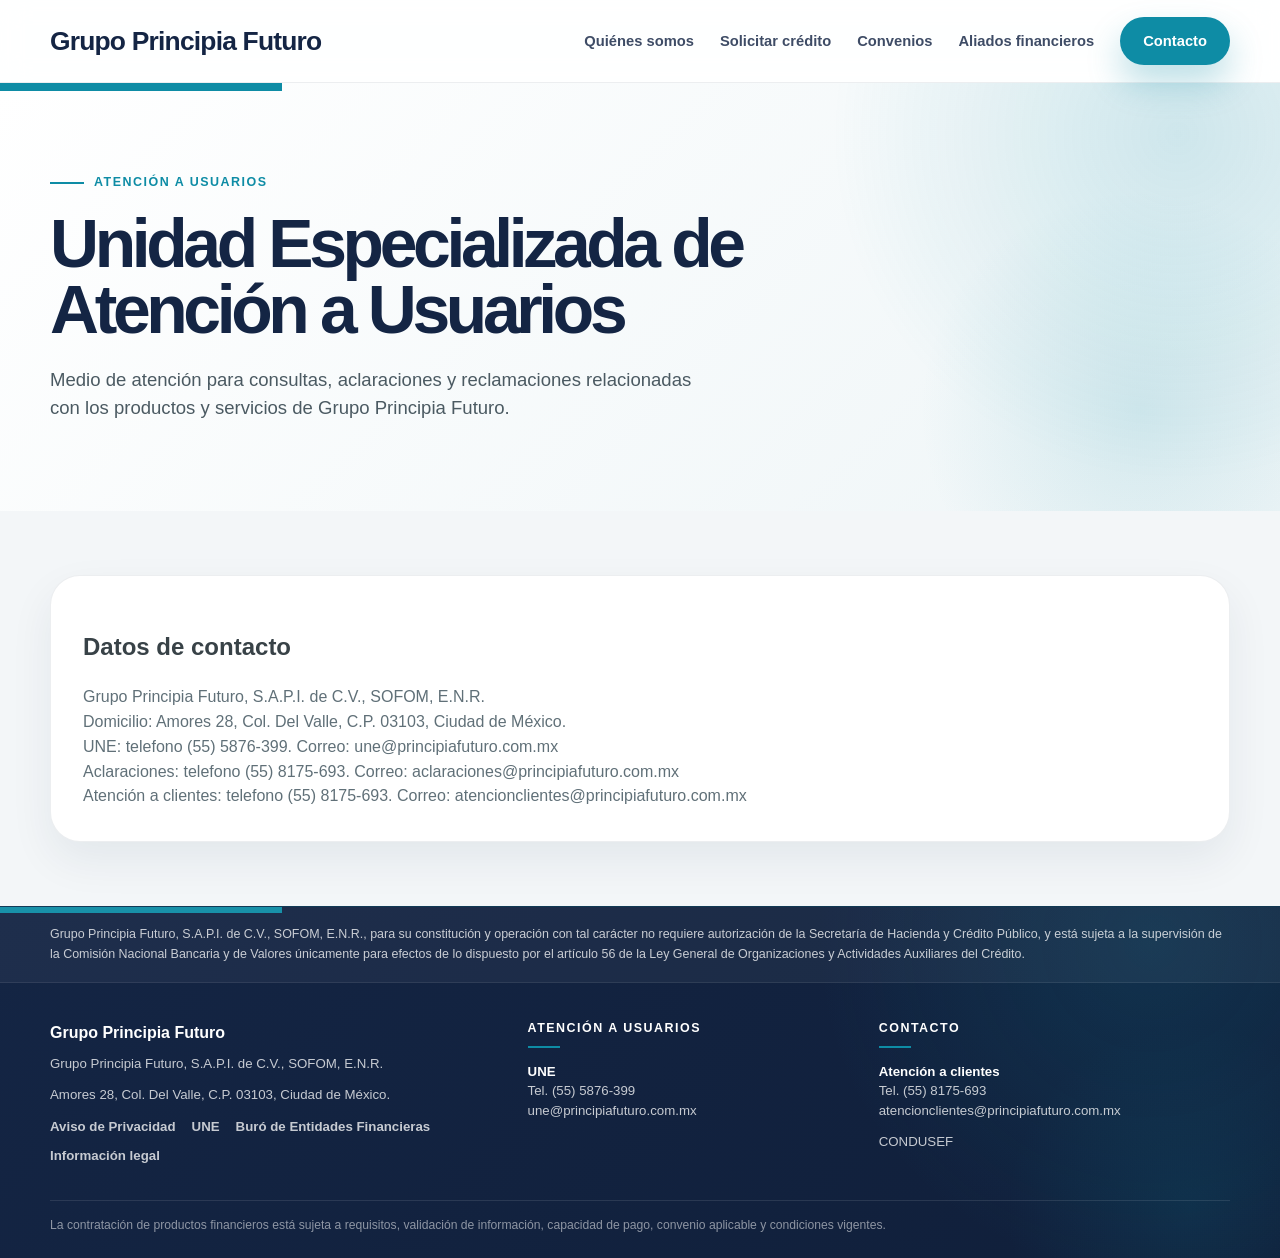
<file: une/index.html>
<!DOCTYPE html>
<html lang="es-MX">
<head>
  <meta charset="UTF-8" />
  <meta name="viewport" content="width=device-width, initial-scale=1.0" />
  <title>UNE | Grupo Principia Futuro</title>
  <meta name="description" content="Datos de contacto de la Unidad Especializada de Atención a Usuarios de Grupo Principia Futuro." />
  <link rel="stylesheet" href="/assets/css/styles.css" />
</head>
<body>
  <header><div class="container nav"><a href="/" class="brand">Grupo Principia Futuro</a><nav class="menu" aria-label="Navegación principal"><a href="/quienes-somos/">Quiénes somos</a><a href="/solicitar-credito/">Solicitar crédito</a><a href="/convenios/">Convenios</a><a href="/fondeadores/">Fondeadores</a><a href="/contacto/" class="btn btn-primary">Contacto</a></nav></div></header>
  <main><section class="hero"><div class="container"><span class="eyebrow">Atención a usuarios</span><h1>Unidad Especializada de Atención a Usuarios</h1><p class="lead">Medio de atención para consultas, aclaraciones y reclamaciones relacionadas con los productos y servicios de Grupo Principia Futuro.</p></div></section><section><div class="container"><article class="panel"><h2>Datos de contacto</h2><p>Grupo Principia Futuro, S.A.P.I. de C.V., SOFOM, E.N.R.</p><p>Domicilio: Amores 28, Col. Del Valle, C.P. 03103, Ciudad de México.</p><p>UNE: telefono (55) 5876-399. Correo: une@principiafuturo.com.mx</p><p>Aclaraciones: telefono (55) 8175-693. Correo: aclaraciones@principiafuturo.com.mx</p><p>Atención a clientes: telefono (55) 8175-693. Correo: atencionclientes@principiafuturo.com.mx</p></article></div></section></main>
  <footer></footer>
  <script src="/assets/js/main.js" defer></script>
</body>
</html>
</file>
<file: assets/css/styles.css>
:root{
  --azul:#142544;
  --turquesa:#0e8ca5;
  --gris:#384247;
  --gris-claro:#f3f6f8;
  --gris-medio:#dfe6eb;
  --blanco:#ffffff;
  --sombra:0 24px 60px rgba(20,37,68,.14);
  --sombra-fuerte:0 34px 76px rgba(20,37,68,.22);
  --radio:28px;
  --ease:cubic-bezier(.2,.8,.2,1);
}
*{box-sizing:border-box}html{scroll-behavior:smooth}body{margin:0;font-family:Helvetica,Arial,sans-serif;color:var(--gris);background:var(--gris-claro);line-height:1.55;overflow-x:hidden}body.nav-open{overflow:hidden}body::selection{background:rgba(14,140,165,.22)}a{color:inherit;text-decoration:none}.container{width:min(1180px,calc(100% - 40px));margin:0 auto;position:relative;z-index:2}.ambient{position:fixed;z-index:0;pointer-events:none;border-radius:999px;filter:blur(2px);opacity:.22;transition:transform .2s linear}.ambient-one{width:360px;height:360px;top:8%;left:-120px;background:radial-gradient(circle,rgba(14,140,165,.36),transparent 68%)}.ambient-two{width:460px;height:460px;right:-180px;top:38%;background:radial-gradient(circle,rgba(20,37,68,.26),transparent 68%)}.ambient-three{width:300px;height:300px;left:42%;bottom:-120px;background:radial-gradient(circle,rgba(14,140,165,.22),transparent 70%)}
header{position:sticky;top:0;z-index:30;background:rgba(255,255,255,.92);backdrop-filter:blur(14px);border-bottom:1px solid rgba(20,37,68,.08)}.nav{height:82px;display:flex;align-items:center;justify-content:space-between;gap:28px}.brand{display:flex;align-items:center;gap:12px;color:var(--azul);font-weight:900;letter-spacing:-.03em;font-size:1.65rem}.brand-mark{width:42px;height:42px;border-radius:12px;background:linear-gradient(135deg,var(--azul) 0 48%,var(--turquesa) 48% 100%);position:relative;box-shadow:0 12px 26px rgba(14,140,165,.22);transition:transform .28s var(--ease),box-shadow .28s var(--ease)}.brand:hover .brand-mark{transform:rotate(-6deg) scale(1.05);box-shadow:0 18px 34px rgba(14,140,165,.28)}.brand-mark:after{content:"P";position:absolute;inset:0;display:grid;place-items:center;color:#fff;font-size:1.55rem;font-weight:900}.brand small{display:block;color:var(--turquesa);font-weight:600;letter-spacing:.35em;text-transform:lowercase;font-size:.62rem;margin-top:-6px}.menu{display:flex;gap:26px;align-items:center;color:var(--azul);font-size:.92rem;font-weight:800}.menu a:not(.btn){opacity:.82;position:relative;padding:8px 0;transition:color .2s ease,opacity .2s ease}.menu a:not(.btn):after{content:"";position:absolute;left:0;bottom:2px;width:100%;height:2px;background:var(--turquesa);transform:scaleX(0);transform-origin:right;transition:transform .25s var(--ease)}.menu a:not(.btn):hover{opacity:1;color:var(--turquesa)}.menu a:not(.btn):hover:after{transform:scaleX(1);transform-origin:left}.menu-toggle{display:none;width:48px;height:48px;border:1px solid rgba(20,37,68,.12);border-radius:16px;background:#fff;align-items:center;justify-content:center;flex-direction:column;gap:5px;cursor:pointer;box-shadow:0 12px 26px rgba(20,37,68,.08);transition:transform .22s var(--ease),border-color .22s var(--ease),box-shadow .22s var(--ease)}.menu-toggle span{width:22px;height:2px;border-radius:999px;background:var(--azul);transition:transform .22s var(--ease),opacity .22s var(--ease)}.menu-toggle:hover{transform:translateY(-2px);border-color:rgba(14,140,165,.35);box-shadow:0 18px 34px rgba(14,140,165,.14)}.menu-toggle.is-active span:nth-child(1){transform:translateY(7px) rotate(45deg)}.menu-toggle.is-active span:nth-child(2){opacity:0}.menu-toggle.is-active span:nth-child(3){transform:translateY(-7px) rotate(-45deg)}
.btn{display:inline-flex;justify-content:center;align-items:center;min-height:48px;padding:0 22px;border-radius:999px;font-weight:900;border:1px solid transparent;transition:transform .22s var(--ease),background .22s var(--ease),border-color .22s var(--ease),box-shadow .22s var(--ease);cursor:pointer;white-space:nowrap;font:inherit}.btn-primary{background:var(--turquesa);color:#fff;box-shadow:0 18px 34px rgba(14,140,165,.28)}.btn-primary:hover{transform:translateY(-3px);background:#0b7d94;box-shadow:0 24px 46px rgba(14,140,165,.34)}.btn-secondary{color:var(--azul);background:#fff;border-color:rgba(20,37,68,.12)}.btn-secondary:hover{transform:translateY(-3px);border-color:rgba(14,140,165,.34);box-shadow:0 16px 34px rgba(20,37,68,.1)}.btn-card{align-self:flex-start;margin-top:24px;color:var(--azul);background:rgba(255,255,255,.92);border-color:rgba(20,37,68,.1)}.btn-card:hover{color:#fff;background:var(--turquesa);transform:translateY(-3px)}
.eyebrow{display:inline-flex;align-items:center;gap:10px;margin-bottom:18px;color:var(--turquesa);font-weight:800;letter-spacing:.12em;text-transform:uppercase;font-size:.78rem}.eyebrow:before{content:"";width:34px;height:2px;background:var(--turquesa);display:inline-block;transform-origin:left;animation:linePulse 4s var(--ease) infinite}@keyframes linePulse{0%,100%{transform:scaleX(1);opacity:1}50%{transform:scaleX(.55);opacity:.55}}@keyframes floatSlow{0%,100%{transform:translate3d(0,0,0)}50%{transform:translate3d(-22px,-26px,0)}}@keyframes rotateHalo{to{transform:rotate(360deg)}}@keyframes cardGlow{0%,100%{transform:scale(1);opacity:.9}50%{transform:scale(1.12);opacity:.62}}
.hero{position:relative;overflow:hidden;background:radial-gradient(circle at 92% 12%,rgba(14,140,165,.16),transparent 28%),linear-gradient(135deg,#fff 0%,#eef5f7 100%);padding:92px 0 72px}.hero:before{content:"";position:absolute;top:0;left:0;width:22%;height:8px;background:var(--turquesa)}.hero:after{content:"";position:absolute;inset:auto -120px -160px auto;width:520px;height:520px;border-radius:50%;background:radial-gradient(circle,rgba(14,140,165,.13),transparent 60%);animation:floatSlow 13s ease-in-out infinite}.hero-grid{display:grid;grid-template-columns:1.04fr .96fr;gap:52px;align-items:center}.hero h1{margin:0 0 22px;color:var(--azul);font-size:clamp(2.45rem,5.3vw,4.95rem);line-height:.98;letter-spacing:-.064em;max-width:900px}.hero h1 span{color:var(--turquesa)}.lead{max-width:670px;font-size:1.16rem;color:#4b5a62;margin:0 0 32px}.hero-actions{display:flex;flex-wrap:wrap;gap:14px;align-items:center;margin-bottom:34px}.trust-strip{display:grid;grid-template-columns:repeat(3,1fr);gap:10px;max-width:700px}.trust-item{background:rgba(255,255,255,.9);border:1px solid rgba(20,37,68,.08);border-left:4px solid var(--turquesa);border-radius:16px;padding:16px 15px;box-shadow:0 12px 26px rgba(20,37,68,.06);transition:transform .22s var(--ease),box-shadow .22s var(--ease),border-color .22s var(--ease)}.trust-item:hover{transform:translateY(-6px);box-shadow:0 20px 42px rgba(20,37,68,.11);border-color:rgba(14,140,165,.24)}.trust-item strong{display:block;color:var(--azul);font-size:.96rem;margin-bottom:3px}.trust-item span{font-size:.84rem;color:#637078}.hero-card{position:relative;background:var(--azul);color:#fff;border-radius:36px;padding:34px;box-shadow:var(--sombra);min-height:540px;overflow:hidden;transition:transform .28s var(--ease),box-shadow .28s var(--ease);will-change:transform}.hero-card:hover{transform:translateY(-8px);box-shadow:var(--sombra-fuerte)}.hero-card:before{content:"";position:absolute;right:-90px;top:-90px;width:280px;height:280px;border-radius:50%;border:42px solid rgba(14,140,165,.22);animation:rotateHalo 18s linear infinite}.hero-card:after{content:"";position:absolute;left:-90px;bottom:-90px;width:220px;height:220px;border-radius:50%;background:rgba(14,140,165,.15)}.card-content{position:relative;z-index:2;height:100%;display:flex;flex-direction:column;justify-content:space-between}.label{display:inline-flex;align-self:flex-start;padding:8px 12px;border-radius:999px;color:#d7f7fb;background:rgba(14,140,165,.18);border:1px solid rgba(255,255,255,.12);font-size:.78rem;font-weight:800;letter-spacing:.08em;text-transform:uppercase}
section{position:relative;padding:88px 0}.section-head{display:grid;grid-template-columns:1fr .72fr;gap:32px;align-items:end;margin-bottom:36px}.section-head h2{margin:0;color:var(--azul);font-size:clamp(2rem,4vw,3.4rem);line-height:1;letter-spacing:-.055em}.section-head p{margin:0;color:#607078}.solutions{background:#fff}.solution-grid{display:grid;grid-template-columns:repeat(4,1fr);gap:18px}.solution-card{position:relative;overflow:hidden;display:flex;flex-direction:column;justify-content:space-between;min-height:430px;background:#fff;border:1px solid rgba(20,37,68,.08);border-radius:30px;padding:30px;box-shadow:0 18px 44px rgba(20,37,68,.07);transition:transform .24s var(--ease),box-shadow .24s var(--ease),border-color .24s var(--ease)}.solution-card:hover{transform:translateY(-8px);box-shadow:var(--sombra);border-color:rgba(14,140,165,.22)}.solution-card:after{content:"";position:absolute;right:-52px;bottom:-52px;width:150px;height:150px;border-radius:34px;background:rgba(14,140,165,.08);transform:rotate(18deg)}.solution-card.featured{background:var(--azul);color:#fff}.solution-card.featured h3{color:#fff}.solution-card.featured p,.solution-card.featured li{color:rgba(255,255,255,.78)}.solution-card h3{margin:0 0 12px;color:var(--azul);font-size:1.65rem;line-height:1.1;letter-spacing:-.04em}.solution-card p{margin:0 0 20px;color:#607078}.solution-card ul{position:relative;z-index:2;margin:0;padding:0;list-style:none;display:grid;gap:10px}.solution-card li{display:flex;gap:10px;color:#52616a;font-weight:650}.solution-card li:before{content:"";flex:0 0 9px;width:9px;height:9px;margin-top:8px;border-radius:50%;background:var(--turquesa);box-shadow:0 0 0 5px rgba(14,140,165,.1)}.about-grid{display:grid;grid-template-columns:1fr 1fr;gap:22px}.panel,.value-card{background:#fff;border:1px solid rgba(20,37,68,.08);border-radius:30px;padding:32px;box-shadow:0 18px 44px rgba(20,37,68,.07);transition:transform .24s var(--ease),box-shadow .24s var(--ease),border-color .24s var(--ease)}.panel:hover,.value-card:hover{transform:translateY(-8px);box-shadow:var(--sombra);border-color:rgba(14,140,165,.22)}.panel h3,.value-card h3{margin:0 0 12px;color:var(--azul);font-size:1.55rem;letter-spacing:-.04em}.panel p,.value-card p{margin:0;color:#607078}.panel-dark{background:var(--azul);color:#fff}.panel-dark h3{color:#fff}.panel-dark p{color:rgba(255,255,255,.78)}.icon{display:inline-grid;place-items:center;width:44px;height:44px;border-radius:14px;background:var(--turquesa);color:#fff;font-weight:900;margin-bottom:18px}
.form-section{background:linear-gradient(135deg,#fff 0%,#eef5f7 100%)}.form-shell{display:grid;grid-template-columns:.9fr 1.1fr;gap:30px;align-items:start}.form-intro h2{margin:0 0 16px;color:var(--azul);font-size:clamp(2rem,4vw,3.4rem);line-height:1;letter-spacing:-.055em}.form-intro p{color:#607078}.form-intro-list{margin:24px 0 0;padding:0;list-style:none;display:grid;gap:12px}.form-intro-list li{display:flex;gap:12px;color:#52616a;font-weight:650}.form-intro-list li:before{content:"";flex:0 0 10px;width:10px;height:10px;margin-top:8px;border-radius:50%;background:var(--turquesa);box-shadow:0 0 0 5px rgba(14,140,165,.1)}.lead-form{background:#fff;border:1px solid rgba(20,37,68,.08);border-radius:34px;padding:36px;box-shadow:0 24px 60px rgba(20,37,68,.12)}.form-grid{display:grid;grid-template-columns:1fr 1fr;gap:18px}.field{display:grid;gap:8px}.field.full{grid-column:1/-1}.field label{color:var(--azul);font-weight:900;font-size:.9rem}.field input,.field select{width:100%;min-height:52px;border:1px solid rgba(20,37,68,.14);border-radius:16px;background:#fff;color:var(--gris);font:inherit;padding:0 15px;outline:none;transition:border-color .22s var(--ease),box-shadow .22s var(--ease),background .22s var(--ease)}.field input:focus,.field select:focus{border-color:rgba(14,140,165,.55);box-shadow:0 0 0 5px rgba(14,140,165,.12)}.conditional-field{display:none}.conditional-field.active{display:grid}.privacy{display:grid;grid-template-columns:auto 1fr;gap:12px;align-items:start;margin:22px 0 20px;color:#52616a;font-size:.92rem}.privacy input{margin-top:4px;accent-color:var(--turquesa)}.privacy a{color:var(--turquesa);font-weight:900}.form-note{margin:18px 0 0;color:#607078;font-size:.92rem}.form-status{display:none;margin-top:18px;border-radius:18px;background:rgba(14,140,165,.1);border:1px solid rgba(14,140,165,.22);color:var(--azul);font-weight:800;padding:16px}.form-status.active{display:block}
.cta{background:linear-gradient(135deg,#fff 0%,#eef5f7 100%);padding:72px 0}.cta-box{background:var(--azul);color:#fff;border-radius:34px;padding:42px 48px;box-shadow:var(--sombra);display:grid;grid-template-columns:1fr auto;gap:28px;align-items:center;position:relative;overflow:hidden}.cta-box:after{content:"";position:absolute;right:-70px;bottom:-80px;width:260px;height:260px;border-radius:50%;background:rgba(14,140,165,.18)}.cta-box h2{position:relative;z-index:1;margin:0 0 10px;color:#fff;font-size:clamp(2rem,4vw,3rem);line-height:1;letter-spacing:-.055em}.cta-box p{position:relative;z-index:1;margin:0;color:rgba(255,255,255,.78)}.cta-box .btn{position:relative;z-index:1}footer{background:#0f1f3a;color:#fff;padding:54px 0 34px}.footer-grid{display:grid;grid-template-columns:1.1fr 1fr 1fr 1.2fr;gap:28px;margin-bottom:30px}.footer-grid strong{display:block;color:#fff;margin-bottom:8px}.footer-grid span{display:block;color:rgba(255,255,255,.72);font-size:.92rem}.legal-note{border-top:1px solid rgba(255,255,255,.12);padding-top:22px;margin:0;color:rgba(255,255,255,.64);font-size:.78rem;line-height:1.55}
.reveal{opacity:0;transform:translateY(26px);transition:opacity .65s var(--ease),transform .65s var(--ease)}.reveal.is-visible{opacity:1;transform:none}.reveal[data-delay="1"]{transition-delay:.08s}.reveal[data-delay="2"]{transition-delay:.16s}.reveal[data-delay="3"]{transition-delay:.24s}.reveal[data-delay="4"]{transition-delay:.32s}.tilt-card{transform-style:preserve-3d;will-change:transform}
@media(max-width:1040px){.solution-grid{grid-template-columns:1fr 1fr}.footer-grid{grid-template-columns:1fr 1fr}.hero-grid,.form-shell,.section-head{grid-template-columns:1fr}.hero-card{min-height:auto}.hero-actions{margin-bottom:24px}}
@media(max-width:940px){.nav{height:74px}.menu-toggle{display:inline-flex!important}.menu{position:fixed!important;top:74px!important;left:20px!important;right:20px!important;display:grid!important;gap:4px!important;padding:16px!important;border:1px solid rgba(20,37,68,.10)!important;border-radius:24px!important;background:rgba(255,255,255,.98)!important;box-shadow:var(--sombra-fuerte)!important;transform:translateY(-18px) scale(.98)!important;opacity:0!important;pointer-events:none!important;visibility:hidden!important;transition:transform .24s var(--ease),opacity .24s var(--ease),visibility .24s var(--ease)!important;z-index:40!important}.menu.is-open{transform:translateY(0) scale(1)!important;opacity:1!important;pointer-events:auto!important;visibility:visible!important}.menu a{width:100%!important;justify-content:flex-start!important;padding:14px 16px!important;border-radius:16px!important}.menu a:not(.btn){background:rgba(20,37,68,.04)!important}.menu a:not(.btn):after{display:none!important}.menu a.btn{justify-content:center!important;margin-top:8px!important}.brand-logo{width:175px}.trust-strip{grid-template-columns:1fr}.about-grid{grid-template-columns:1fr}}
@media(max-width:620px){.container{width:min(100% - 28px,1180px)}.menu{left:14px!important;right:14px!important}.brand-logo{width:160px}.hero{padding:64px 0 54px}.hero h1{font-size:clamp(2.3rem,12vw,3.3rem)}.lead{font-size:1.02rem}.hero-actions,.cta-box{display:grid;grid-template-columns:1fr}.solution-grid,.form-grid,.footer-grid{grid-template-columns:1fr}.solution-card{min-height:auto}.lead-form{padding:26px;border-radius:28px}.cta-box{padding:34px 28px}.footer-grid{gap:22px}section{padding:66px 0}}
@media(prefers-reduced-motion:reduce){*,*:before,*:after{animation:none!important;transition:none!important;scroll-behavior:auto!important}.reveal{opacity:1;transform:none}}
</file>
